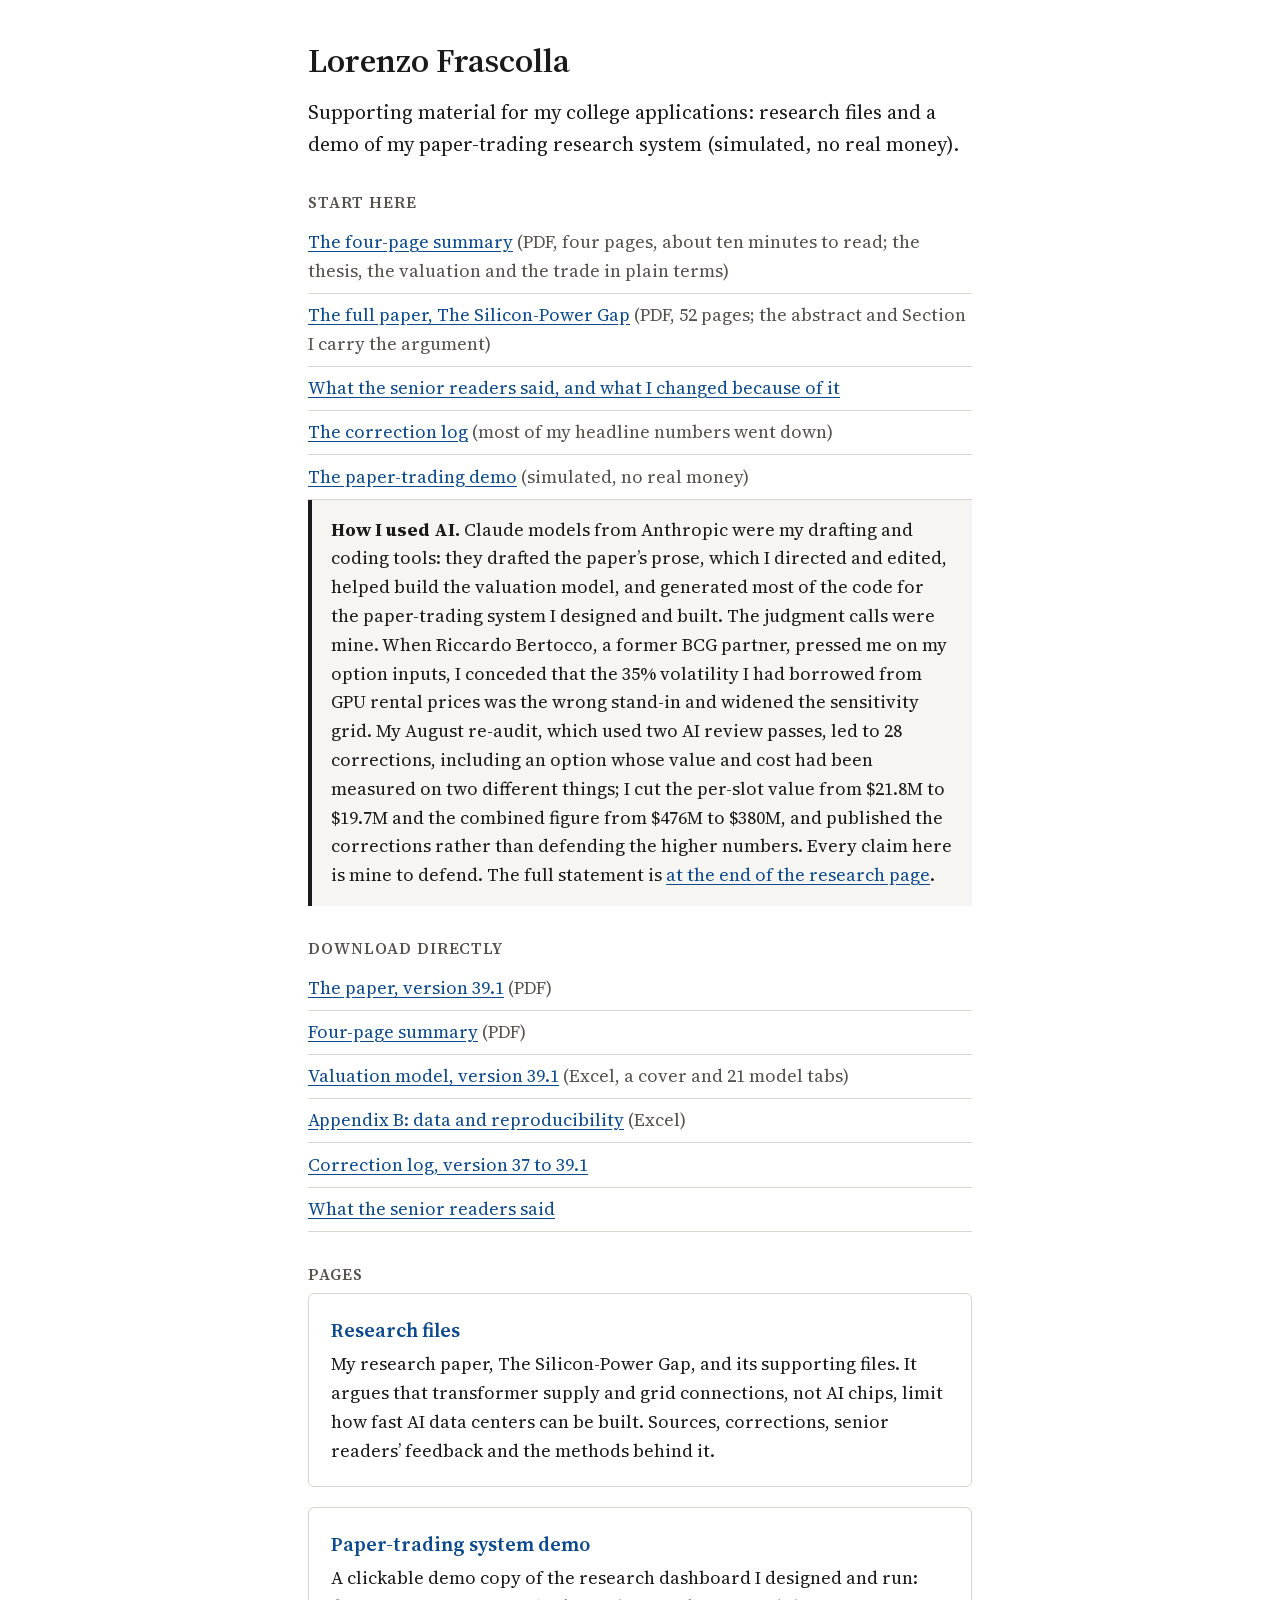
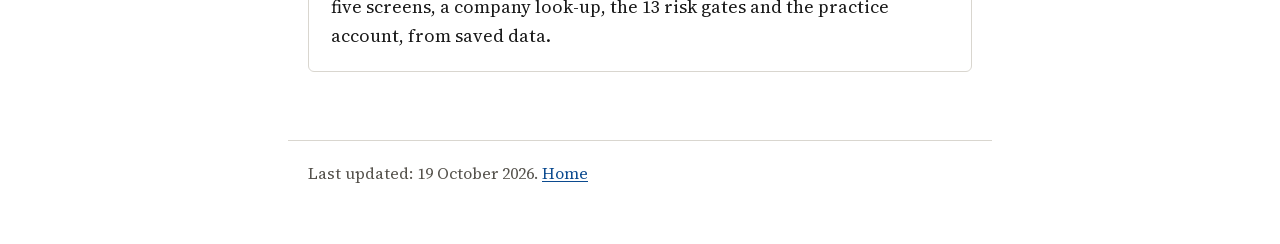
<file: index.html>
<!doctype html>
<html lang="en">
<head>
<meta charset="utf-8">
<meta name="viewport" content="width=device-width, initial-scale=1">
<meta name="robots" content="noindex">
<title>Lorenzo Frascolla</title>
<meta name="description" content="Supporting material for my college applications: research files and a demo of my paper-trading research system (simulated, no real money).">
<link rel="icon" href="data:,">
<link rel="preload" href="assets/fonts/source-serif-4-latin.woff2" as="font" type="font/woff2" crossorigin>
<link rel="stylesheet" href="assets/style.css?v=9">

</head>
<body>
<a class="skip" href="#main">Skip to content</a>
<main id="main">
<h1>Lorenzo Frascolla</h1>
<p class="lede">Supporting material for my college applications: research files and a demo of my paper-trading research system (simulated, no real money).</p>
<h2 class="small-h">Start here</h2>
<ol class="dl">
<li><a href="research/files/SPG-Four-Page-Summary-v39.1.pdf">The four-page summary</a> <span class="muted">(PDF, four pages, about ten minutes to read; the thesis, the valuation and the trade in plain terms)</span></li>
<li><a href="research/files/The-Silicon-Power-Gap-v39.1.pdf">The full paper, The Silicon-Power Gap</a> <span class="muted">(PDF, 52 pages; the abstract and Section I carry the argument)</span></li>
<li><a href="research/#readers">What the senior readers said, and what I changed because of it</a></li>
<li><a href="research/#corrections">The correction log</a> <span class="muted">(most of my headline numbers went down)</span></li>
<li><a href="dashboard/">The paper-trading demo</a> <span class="muted">(simulated, no real money)</span></li>
</ol>
<p class="note"><strong>How I used AI.</strong> Claude models from Anthropic were my drafting and coding tools: they drafted the paper’s prose, which I directed and edited, helped build the valuation model, and generated most of the code for the paper-trading system I designed and built. The judgment calls were mine. When Riccardo Bertocco, a former BCG partner, pressed me on my option inputs, I conceded that the 35% volatility I had borrowed from GPU rental prices was the wrong stand-in and widened the sensitivity grid. My August re-audit, which used two AI review passes, led to 28 corrections, including an option whose value and cost had been measured on two different things; I cut the per-slot value from $21.8M to $19.7M and the combined figure from $476M to $380M, and published the corrections rather than defending the higher numbers. Every claim here is mine to defend. The full statement is <a href="research/#ai">at the end of the research page</a>.</p>
<h2 class="small-h">Download directly</h2>
<ul class="dl">
<li><a href="research/files/The-Silicon-Power-Gap-v39.1.pdf" download>The paper, version 39.1</a> <span class="muted">(PDF)</span></li>
<li><a href="research/files/SPG-Four-Page-Summary-v39.1.pdf" download>Four-page summary</a> <span class="muted">(PDF)</span></li>
<li><a href="research/files/SPG-Valuation-Model-v39.1.xlsx" download>Valuation model, version 39.1</a> <span class="muted">(Excel, a cover and 21 model tabs)</span></li>
<li><a href="research/files/SPG-Appendix-B-Data-and-Reproducibility-v39.xlsx" download>Appendix B: data and reproducibility</a> <span class="muted">(Excel)</span></li>
<li><a href="research/#corrections">Correction log, version 37 to 39.1</a></li>
<li><a href="research/#readers">What the senior readers said</a></li>
</ul>
<h2 class="small-h">Pages</h2>
<ul class="cards">
<li><a class="card" href="research/"><strong>Research files</strong>My research paper, The Silicon-Power Gap, and its supporting files. It argues that transformer supply and grid connections, not AI chips, limit how fast AI data centers can be built. Sources, corrections, senior readers’ feedback and the methods behind it.</a></li>
<li><a class="card" href="dashboard/"><strong>Paper-trading system demo</strong>A clickable demo copy of the research dashboard I designed and run: five screens, a company look-up, the 13 risk gates and the practice account, from saved data.</a></li>
</ul>
</main>
<footer class="site-footer">
<p>Last updated: 19 October 2026. <a href="./">Home</a></p>
</footer>
</body>
</html>
</file>
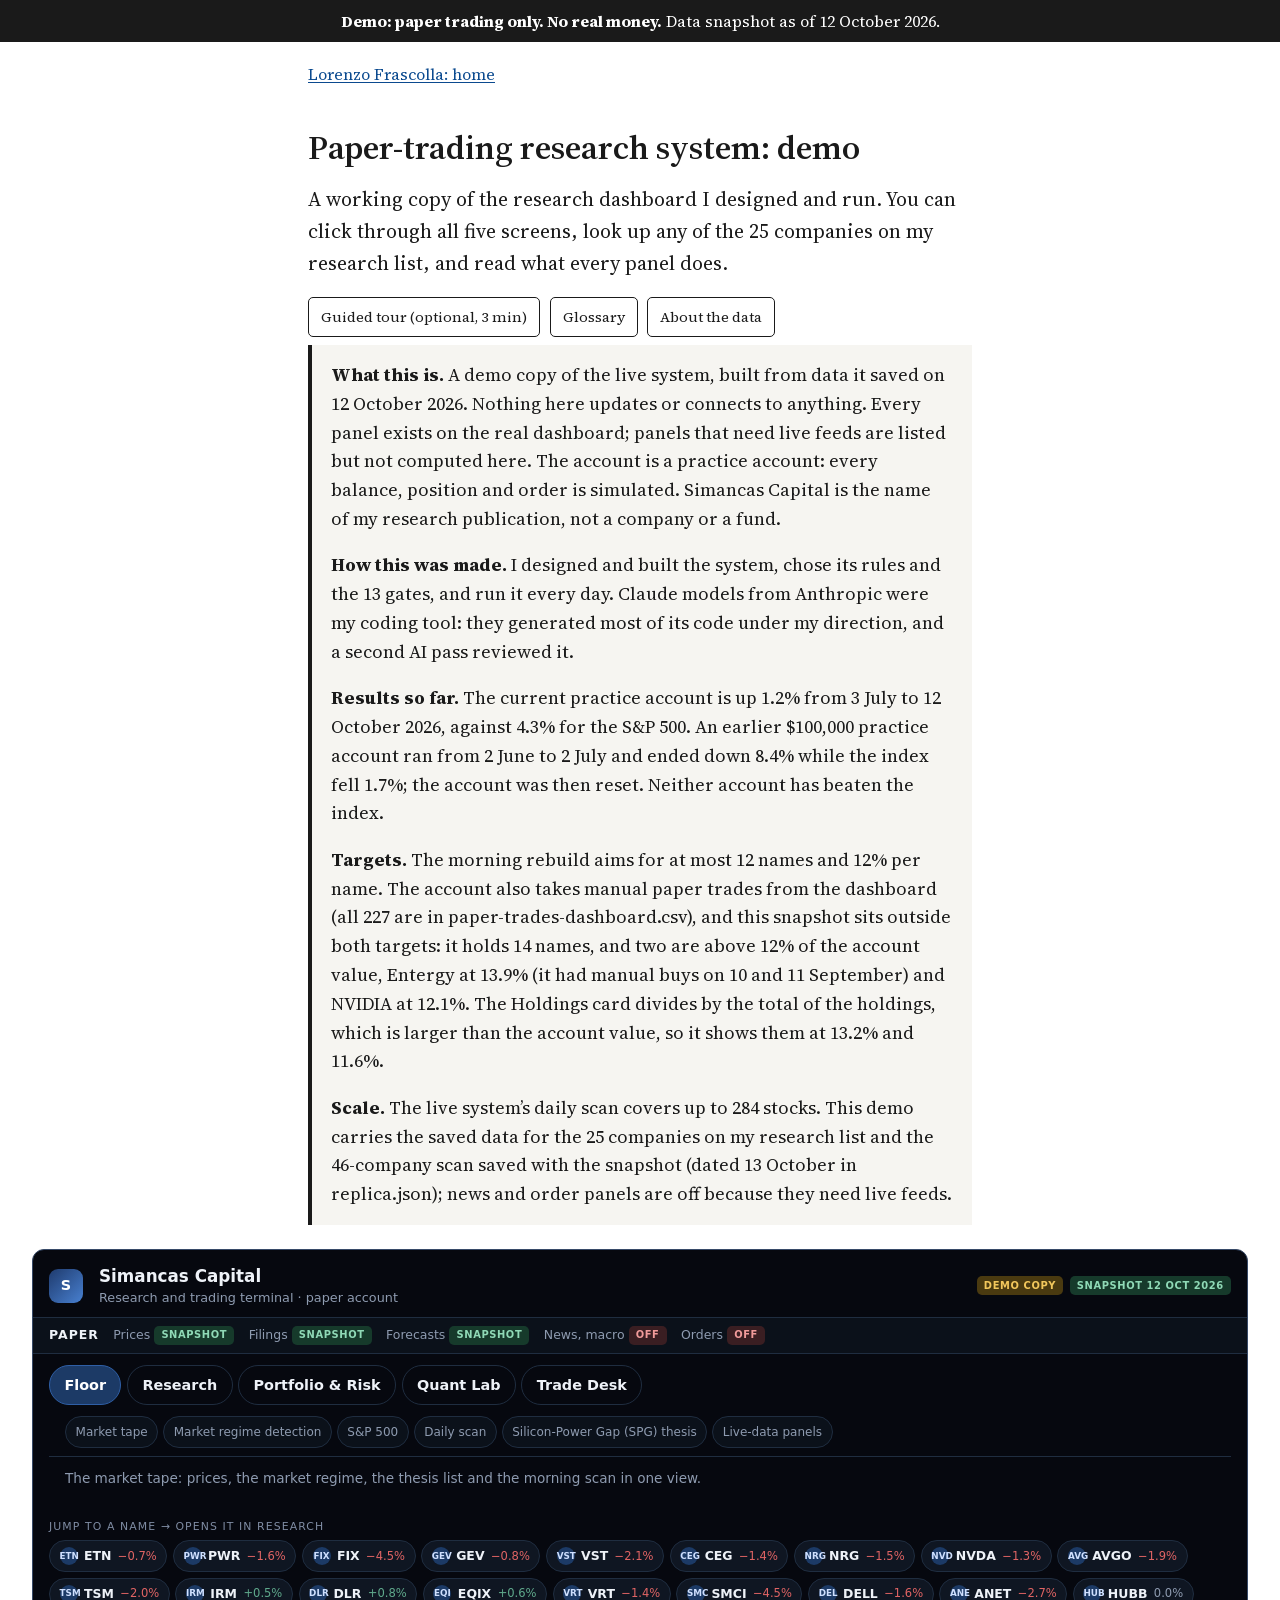
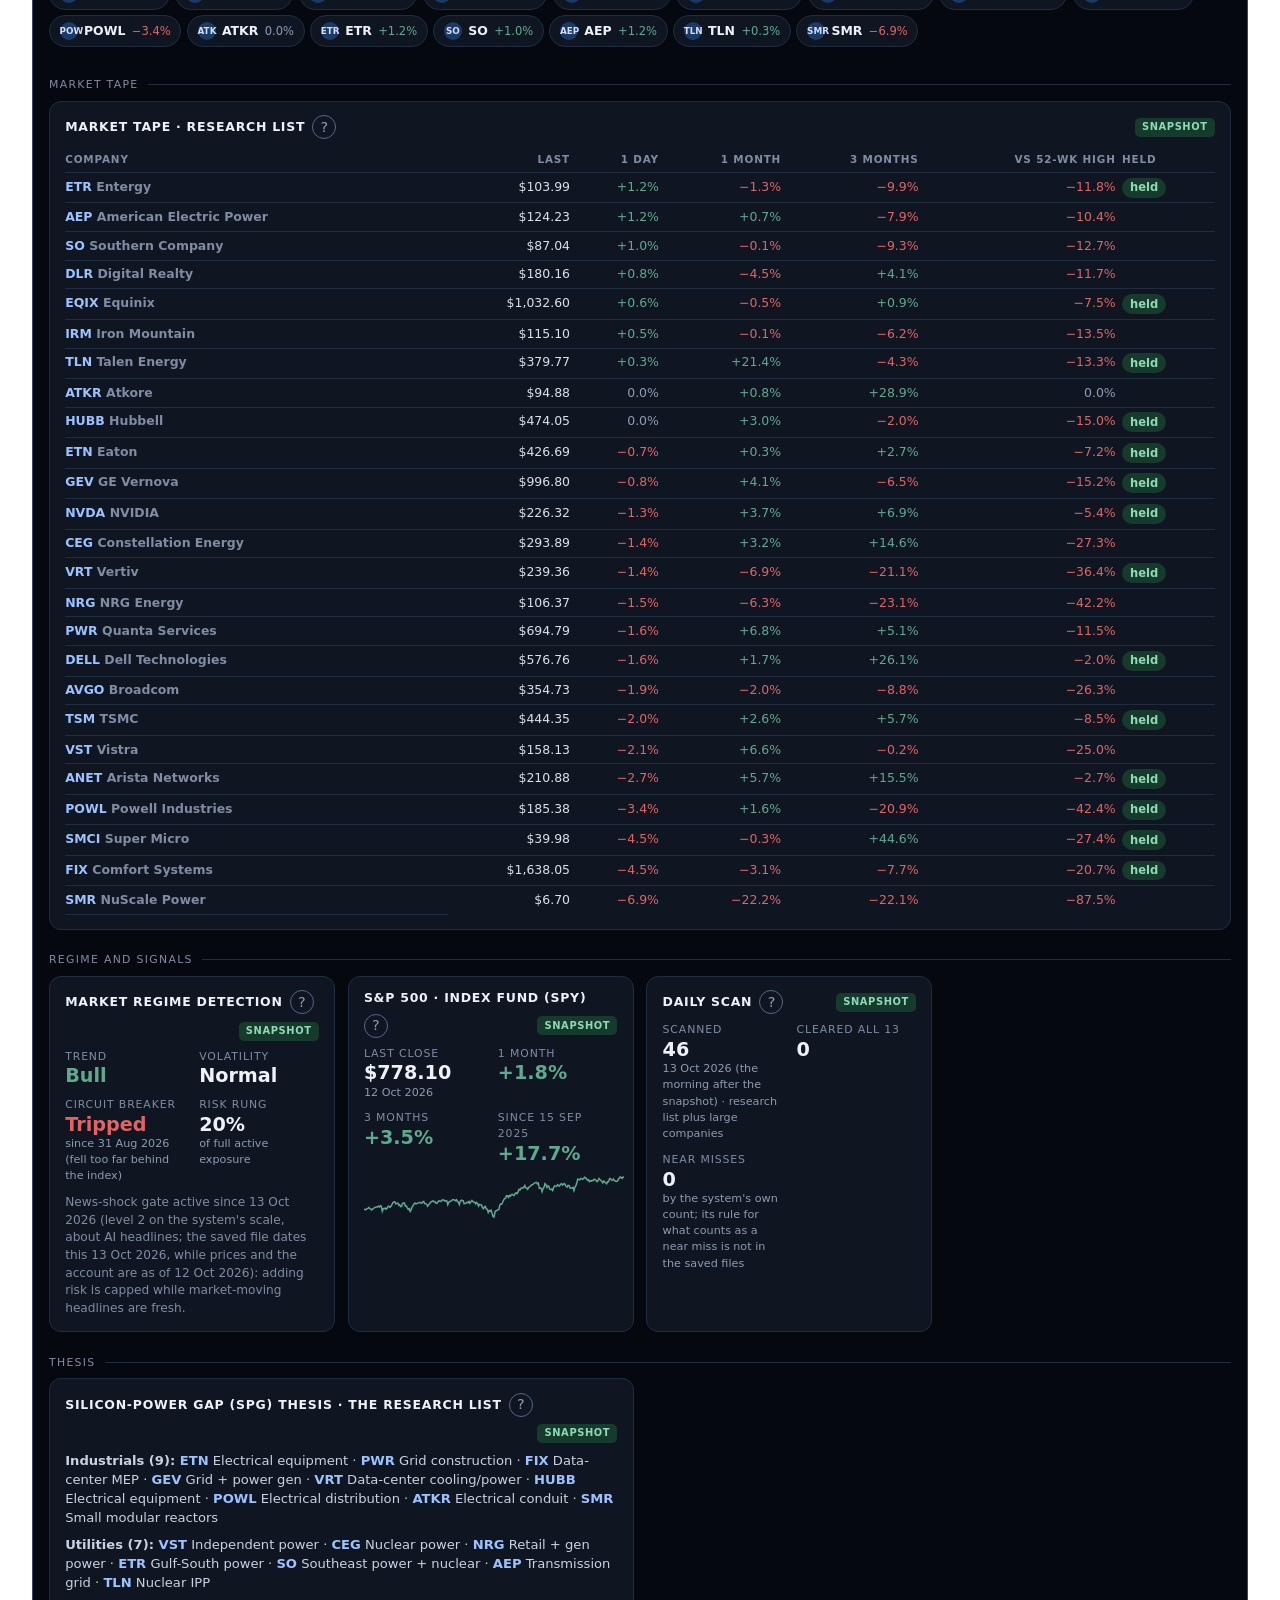
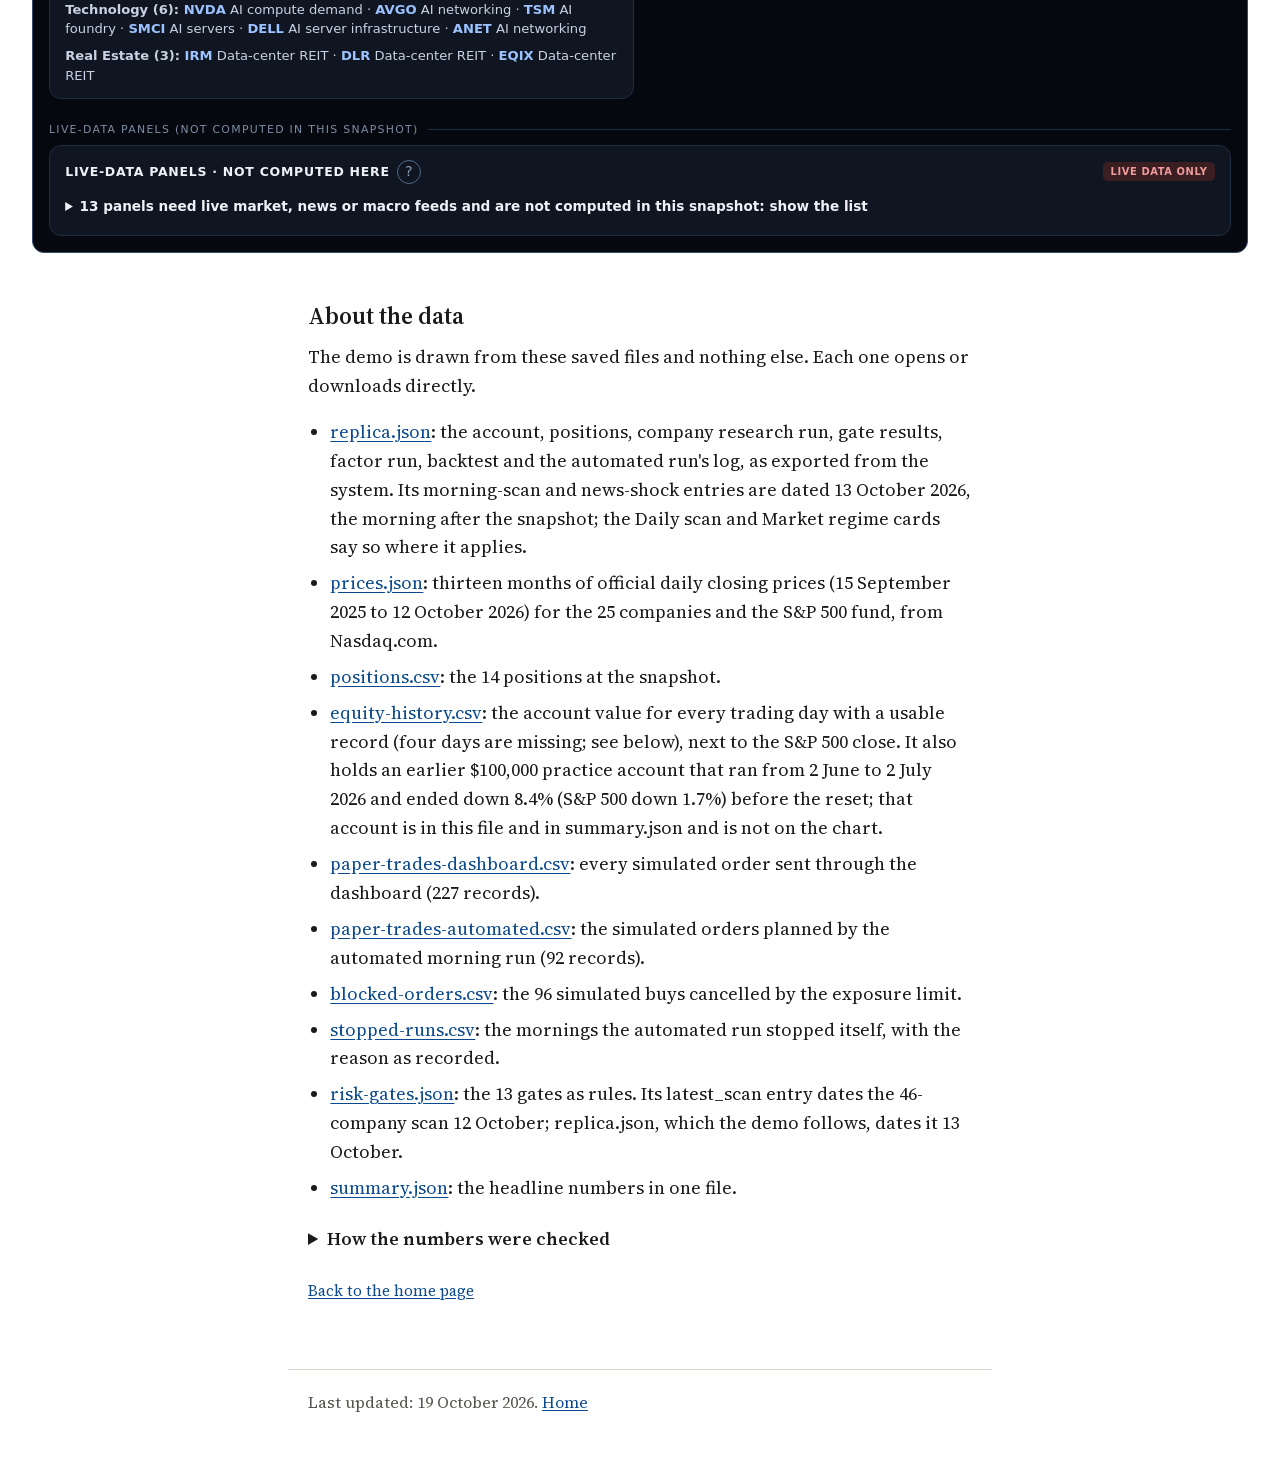
<file: dashboard/index.html>
<!doctype html>
<html lang="en">
<head>
<meta charset="utf-8">
<meta name="viewport" content="width=device-width, initial-scale=1">
<meta name="robots" content="noindex">
<title>Paper-trading research system: demo | Lorenzo Frascolla</title>
<meta name="description" content="A clickable demo copy of my research and paper-trading dashboard, built from saved data. Paper trading only, no real money.">
<link rel="icon" href="data:,">
<link rel="preload" href="../assets/fonts/source-serif-4-latin.woff2" as="font" type="font/woff2" crossorigin>
<link rel="stylesheet" href="../assets/style.css?v=9">
<link rel="stylesheet" href="../assets/terminal.css?v=19">
</head>
<body>
<a class="skip" href="#main">Skip to content</a>
<div class="banner" role="note"><strong>Demo: paper trading only. No real money.</strong> Data snapshot as of 12 October 2026.</div>
<header class="site-header"><a href="../">Lorenzo Frascolla: home</a></header>
<main id="main">
<h1>Paper-trading research system: demo</h1>
<p class="lede">A working copy of the research dashboard I designed and run. You can click through all five screens, look up any of the 25 companies on my research list, and read what every panel does.</p>
<p class="controls">
<button type="button" class="ctl small" id="btn-tour">Guided tour (optional, 3 min)</button>
<button type="button" class="ctl small" id="btn-glossary" aria-expanded="false" aria-controls="glossary">Glossary</button>
<a class="ctl small" href="#about">About the data</a>
</p>
<div class="note">
<p><strong>What this is.</strong> A demo copy of the live system, built from data it saved on 12 October 2026. Nothing here updates or connects to anything. Every panel exists on the real dashboard; panels that need live feeds are listed but not computed here. The account is a practice account: every balance, position and order is simulated. Simancas Capital is the name of my research publication, not a company or a fund.</p>
<p><strong>How this was made.</strong> I designed and built the system, chose its rules and the 13 gates, and run it every day. Claude models from Anthropic were my coding tool: they generated most of its code under my direction, and a second AI pass reviewed it.</p>
<p><strong>Results so far.</strong> The current practice account is up 1.2% from 3 July to 12 October 2026, against 4.3% for the S&amp;P 500. An earlier $100,000 practice account ran from 2 June to 2 July and ended down 8.4% while the index fell 1.7%; the account was then reset. Neither account has beaten the index.</p>
<p><strong>Targets.</strong> The morning rebuild aims for at most 12 names and 12% per name. The account also takes manual paper trades from the dashboard (all 227 are in paper-trades-dashboard.csv), and this snapshot sits outside both targets: it holds 14 names, and two are above 12% of the account value, Entergy at 13.9% (it had manual buys on 10 and 11 September) and NVIDIA at 12.1%. The Holdings card divides by the total of the holdings, which is larger than the account value, so it shows them at 13.2% and 11.6%.</p>
<p><strong>Scale.</strong> The live system’s daily scan covers up to 284 stocks. This demo carries the saved data for the 25 companies on my research list and the 46-company scan saved with the snapshot (dated 13 October in replica.json); news and order panels are off because they need live feeds.</p>
</div>
<noscript><p class="note">The dashboard needs JavaScript to draw itself. Without it, the saved data files are listed under About the data below, and the home page links the rest of the site.</p></noscript>

<section class="term" id="term" aria-labelledby="term-h">
<h2 id="term-h" class="sr">Dashboard demo</h2>
<div class="termbar" id="termbar">
<div class="logo" aria-hidden="true">S</div>
<div><div class="name">Simancas Capital</div><div class="sub">Research and trading terminal &middot; paper account</div></div>
<div class="right"><span class="badge demo">Demo copy</span><span class="badge snap">Snapshot 12 Oct 2026</span></div>
</div>
<div class="statusbar"><span class="k">PAPER</span><span>Prices <span class="badge snap">snapshot</span></span><span>Filings <span class="badge snap">snapshot</span></span><span>Forecasts <span class="badge snap">snapshot</span></span><span>News, macro <span class="badge off">off</span></span><span>Orders <span class="badge off">off</span></span></div>
<div class="tabs" id="tabs" role="tablist" aria-label="Dashboard screens"></div>
</section>

<h2 id="about">About the data</h2>
<p>The demo is drawn from these saved files and nothing else. Each one opens or downloads directly.</p>
<ul>
<li><a href="../data/replica.json">replica.json</a>: the account, positions, company research run, gate results, factor run, backtest and the automated run's log, as exported from the system. Its morning-scan and news-shock entries are dated 13 October 2026, the morning after the snapshot; the Daily scan and Market regime cards say so where it applies.</li>
<li><a href="../data/prices.json">prices.json</a>: thirteen months of official daily closing prices (15 September 2025 to 12 October 2026) for the 25 companies and the S&amp;P 500 fund, from Nasdaq.com.</li>
<li><a href="../data/positions.csv">positions.csv</a>: the 14 positions at the snapshot.</li>
<li><a href="../data/equity-history.csv">equity-history.csv</a>: the account value for every trading day with a usable record (four days are missing; see below), next to the S&amp;P 500 close. It also holds an earlier $100,000 practice account that ran from 2 June to 2 July 2026 and ended down 8.4% (S&amp;P 500 down 1.7%) before the reset; that account is in this file and in summary.json and is not on the chart.</li>
<li><a href="../data/paper-trades-dashboard.csv">paper-trades-dashboard.csv</a>: every simulated order sent through the dashboard (227 records).</li>
<li><a href="../data/paper-trades-automated.csv">paper-trades-automated.csv</a>: the simulated orders planned by the automated morning run (92 records).</li>
<li><a href="../data/blocked-orders.csv">blocked-orders.csv</a>: the 96 simulated buys cancelled by the exposure limit.</li>
<li><a href="../data/stopped-runs.csv">stopped-runs.csv</a>: the mornings the automated run stopped itself, with the reason as recorded.</li>
<li><a href="../data/risk-gates.json">risk-gates.json</a>: the 13 gates as rules. Its latest_scan entry dates the 46-company scan 12 October; replica.json, which the demo follows, dates it 13 October.</li>
<li><a href="../data/summary.json">summary.json</a>: the headline numbers in one file.</li>
</ul>
<details>
<summary>How the numbers were checked</summary>
<p>The S&amp;P 500 line on the Portfolio &amp; Risk chart never uses the system's own benchmark numbers. It uses official closing values from S&amp;P Dow Jones Indices via the Federal Reserve Bank of St. Louis (FRED series SP500), starting from the close of 2 July 2026, the last close before the account reset. The system's recorded benchmark prices track those closes within 0.3% over the whole period.</p>
<p>The account line is the value the system recorded for each trading day. Rebuilding the latest account value from the official closing prices of the 14 holdings lands within 0.3% of what the system recorded, and the system's two separate records of account value agree within 0.3% on 41 of the 42 days they share. On 22 days the history file held a row from a built-in sample portfolio instead of the practice account; those rows were left out. Four trading days have no usable record and the line runs straight across them.</p>
<p>Company fundamentals, forensic scores, price targets and forecast odds are from the system's own research run on each company's filings, saved on 12 October 2026, shown as recorded. The trend, momentum and volatility gates in the demo are recomputed from the official closes above.</p>
</details>
<p class="small"><a href="../">Back to the home page</a></p>
</main>

<div class="drawer" id="glossary" role="dialog" aria-modal="true" aria-labelledby="gloss-h">
<div class="shade"></div>
<div class="panel">
<button type="button" class="close" aria-label="Close the glossary">Close</button>
<h2 id="gloss-h">Glossary</h2>
<dl>
<dt>Paper trading</dt><dd>Practising with simulated orders and a made-up balance at a broker. No real money moves.</dd>
<dt>Practice (paper) account</dt><dd>The simulated account that receives the paper-trades.</dd>
<dt>Account value (equity)</dt><dd>What the account would be worth if everything in it were sold at the latest prices.</dd>
<dt>S&amp;P 500</dt><dd>An index that tracks 500 large US companies, the usual yardstick for the US stock market. SPY is a fund that tracks it.</dd>
<dt>Benchmark</dt><dd>The yardstick a portfolio is compared with. Here it is the S&amp;P 500.</dd>
<dt>Research list (SPG universe)</dt><dd>SPG is the Silicon-Power Gap, my research paper. The research list is 25 US-listed companies chosen around the paper’s thesis: grid equipment, power producers, data-center landlords and chip suppliers.</dd>
<dt>Risk gate</dt><dd>A yes-or-no rule a company must pass before the system will flag it as a buy candidate. There are 13.</dd>
<dt>Exposure limit</dt><dd>A cap on the total size of the portfolio compared with the account value. The last check before any simulated order is sent.</dd>
<dt>Circuit breaker</dt><dd>A rule that stops the automated run from adding risk after the account falls too far behind the index, until the rules re-arm it. The saved files do not define what counts as risk here; the run's log shows it still bought the index fund on 4 September 2026 while the breaker was tripped (marked on the Performance chart).</dd>
<dt>Risk rung</dt><dd>How much of its full active exposure the system allows itself at the moment, on a ladder from 20% to 100%. What counts as active exposure is not defined in the saved files.</dd>
<dt>Moving average</dt><dd>The average closing price over the last N trading days. Price above its average is read as an uptrend.</dd>
<dt>Momentum</dt><dd>Whether the price is higher than it was a set number of days ago.</dd>
<dt>Volatility</dt><dd>How much a price swings. Annualised volatility is the size of a typical year's swings.</dd>
<dt>VaR 95 (value at risk)</dt><dd>The loss a bad day could bring, the kind of day that comes about once in twenty.</dd>
<dt>CVaR</dt><dd>The average loss on the days that are worse than the VaR day.</dd>
<dt>Beta</dt><dd>How much the book moves for a 1% move in the S&amp;P 500. A beta of 1.5 means it tends to move 1.5%.</dd>
<dt>Correlation</dt><dd>How closely two things move together, from 1.0 (in step) through 0 (unrelated) to −1.0 (opposite).</dd>
<dt>Effective holdings</dt><dd>How many separate positions a portfolio amounts to once position size is counted: 1 divided by the sum of the squared weights. A few large positions count for less than the same number of equal ones. It does not account for correlation.</dd>
<dt>Drawdown</dt><dd>The fall from the highest value reached to a later low.</dd>
<dt>Active share</dt><dd>How different a portfolio is from its reference mix, from 0% (identical) to 100%.</dd>
<dt>Altman Z-score</dt><dd>A 1968 formula using five accounting ratios to flag companies at risk of financial distress. Below 1.81 is the distress zone.</dd>
<dt>Beneish M-score</dt><dd>A 1999 formula that looks for patterns in the accounts that often appear when earnings are manipulated. Above −1.78 is a warning.</dd>
<dt>P/E, ROE, D/E</dt><dd>Price-to-earnings, return on equity, and debt-to-equity: three standard ratios.</dd>
<dt>Price target</dt><dd>The system's estimate of what a share is worth, from cash flows and multiples.</dd>
<dt>System rating</dt><dd>The dashboard's own five-step label for a company (Strong Buy, Buy, Hold, Reduce, Sell) from its saved research run on the filings. Not a recommendation to anyone.</dd>
<dt>Factor model</dt><dd>Scoring companies on a few measurable traits (momentum, value, volatility, trend) and ranking them on the blend.</dd>
<dt>Z-score</dt><dd>How far a value sits from the average, in units of the spread. Zero is average.</dd>
<dt>Backtest</dt><dd>Replaying a strategy over past prices to see how it would have done. A simulation, not a record.</dd>
<dt>CAGR</dt><dd>Compound annual growth rate: the steady yearly rate that would produce the same total change.</dd>
<dt>Sharpe ratio</dt><dd>Return above a safe rate, divided by volatility. Higher means more return per unit of risk.</dd>
<dt>Basket (equal weight)</dt><dd>Holding every eligible company in the same amount instead of favouring some.</dd>
<dt>Veto</dt><dd>The automated run's word for selling a name after a quality check turns against it; its log records these sales as "veto flip". The saved files do not say which checks count, and at the snapshot several holdings fail the forensic gates (11 and 12) and have not been sold.</dd>
<dt>Regime</dt><dd>The market's current weather: trending or not, calm or volatile.</dd>
</dl>
</div>
</div>

<footer class="site-footer">
<p>Last updated: 19 October 2026. <a href="../">Home</a></p>
</footer>
<script src="../assets/tour.js?v=13" defer></script>
<script src="../assets/terminal.js?v=19" defer></script>
</body>
</html>
</file>
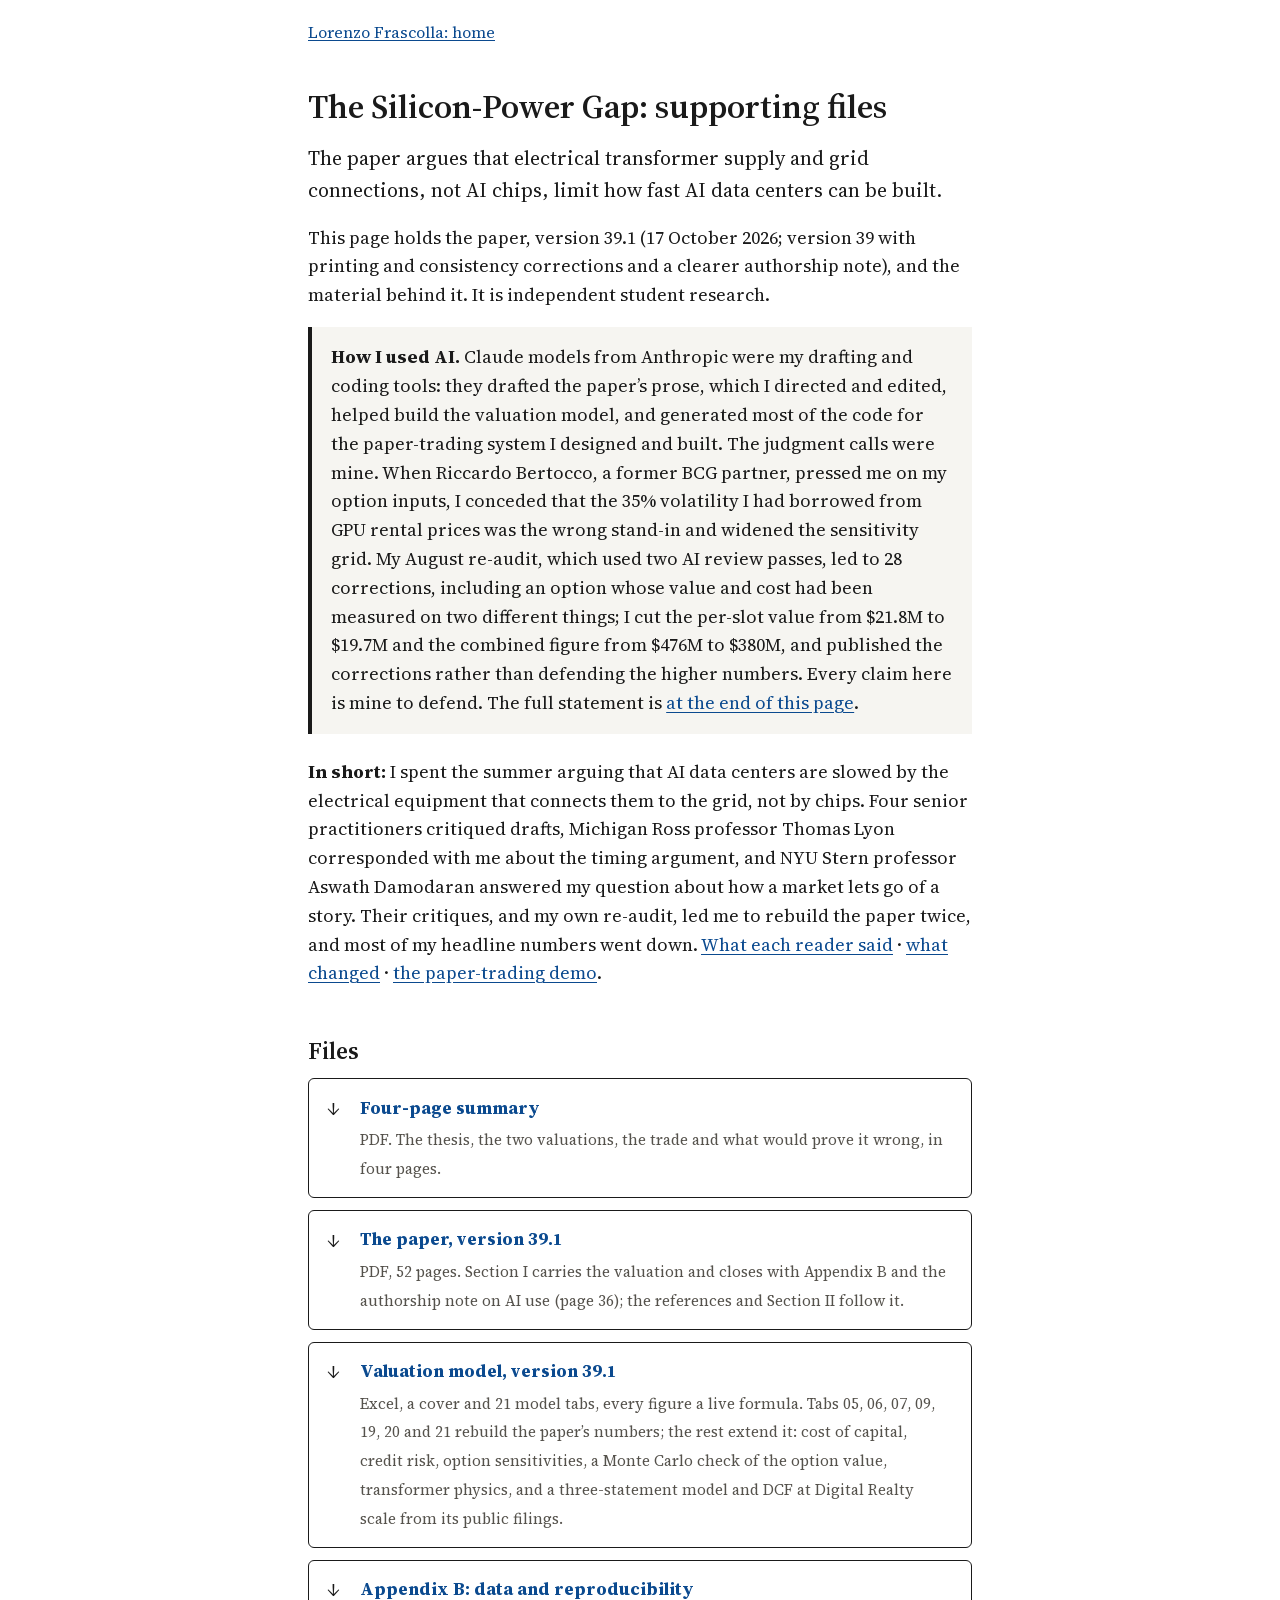
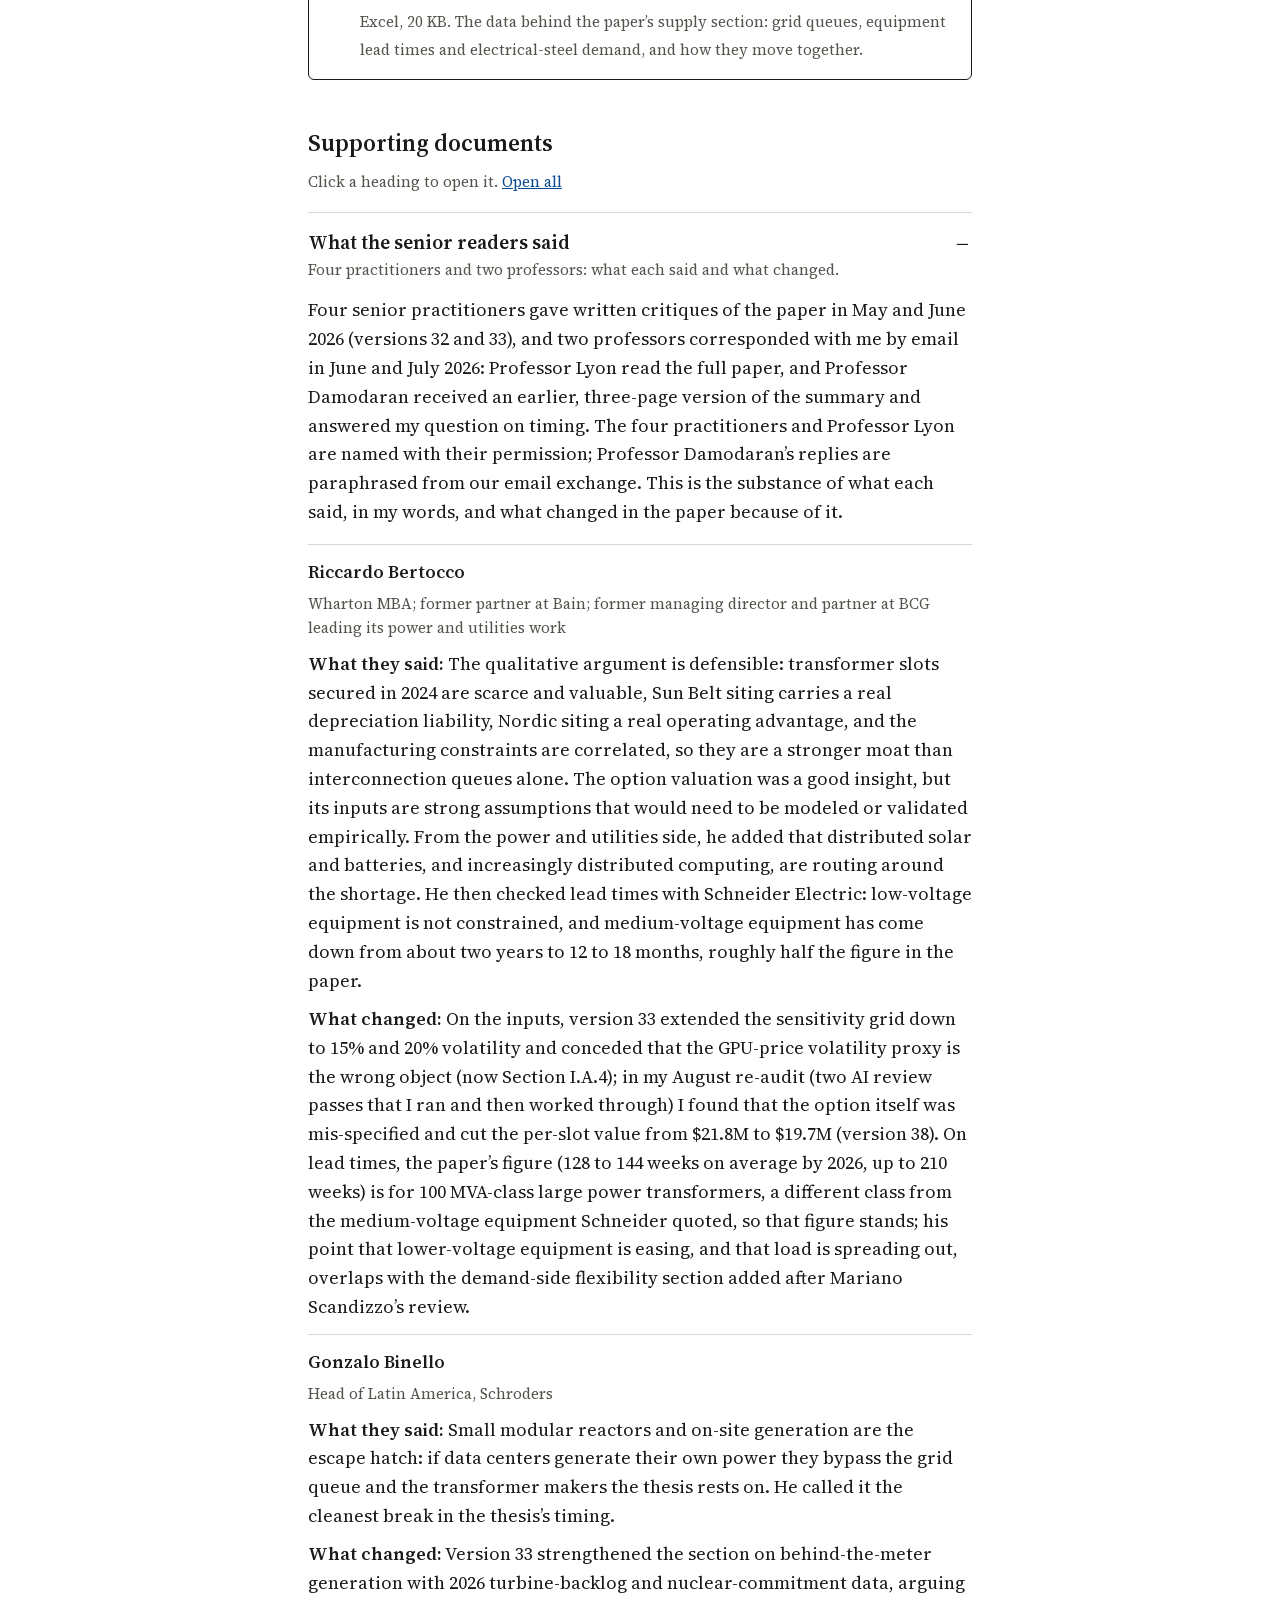
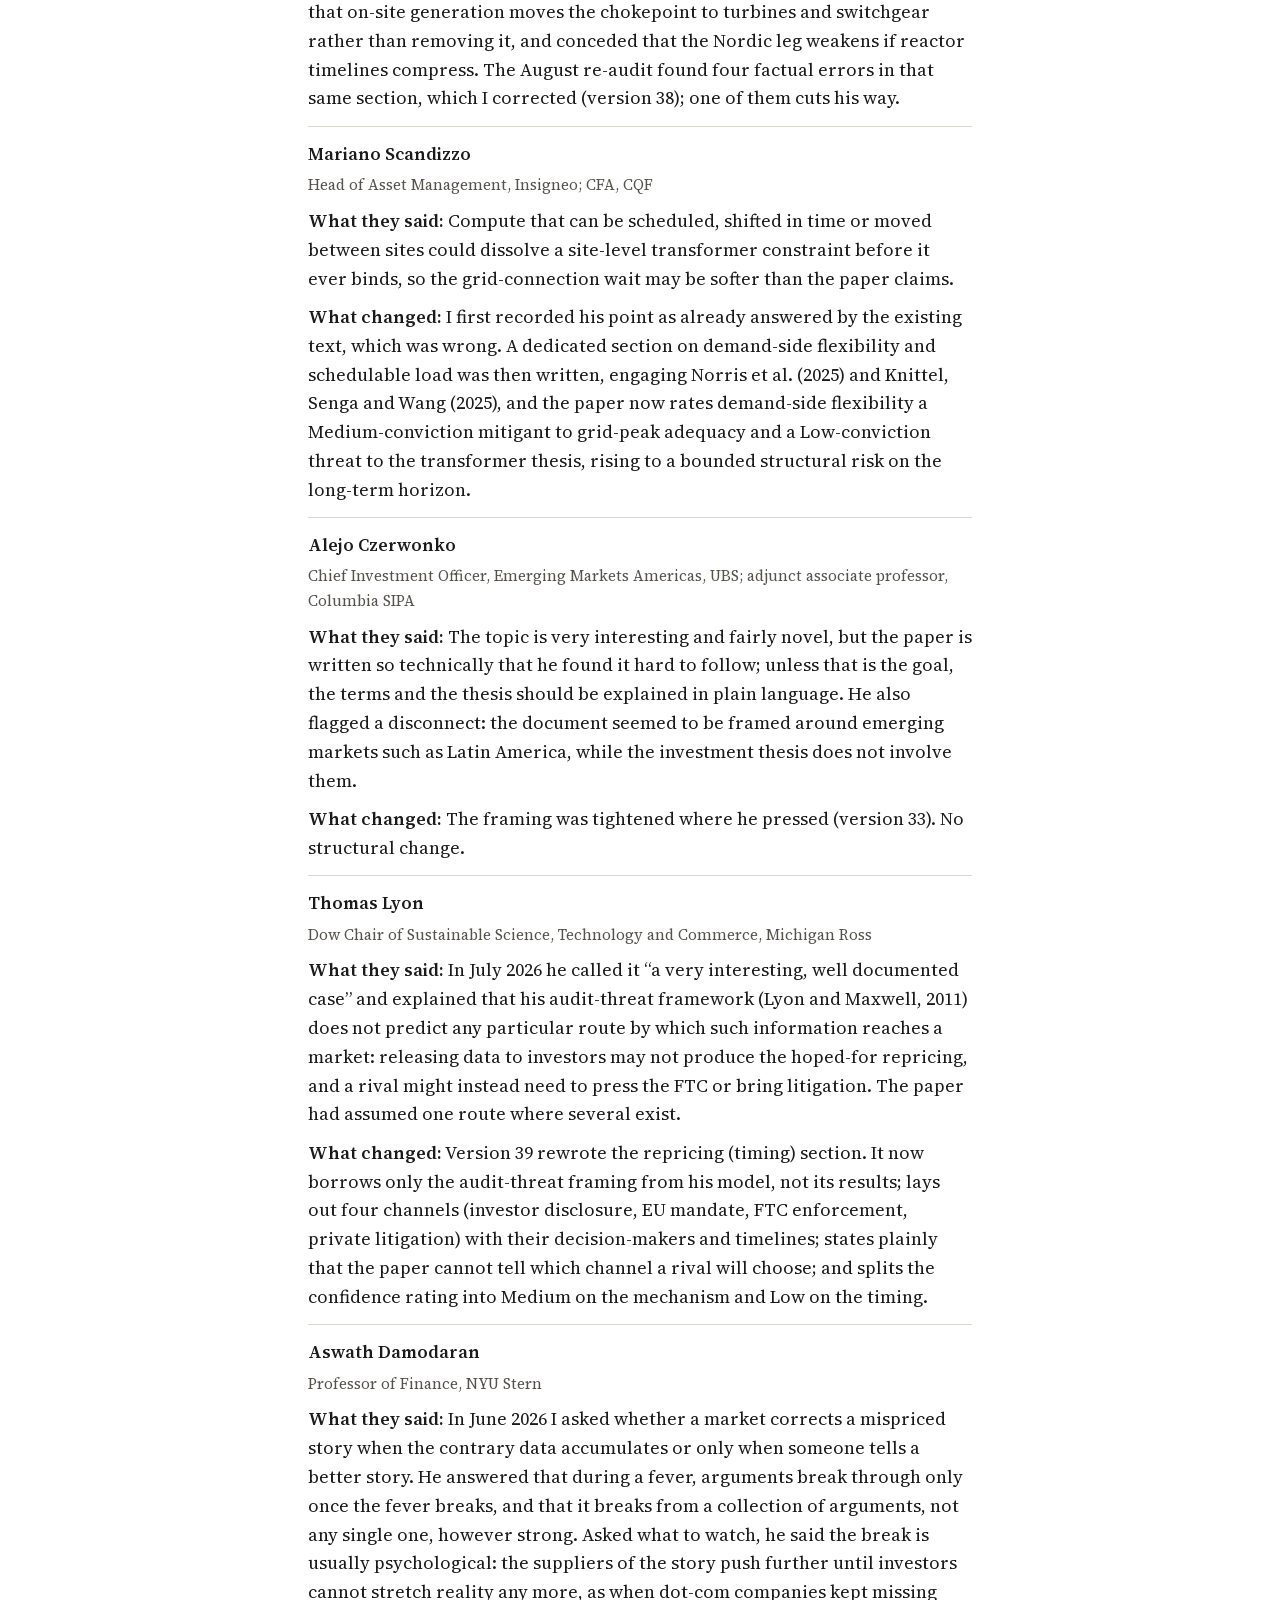
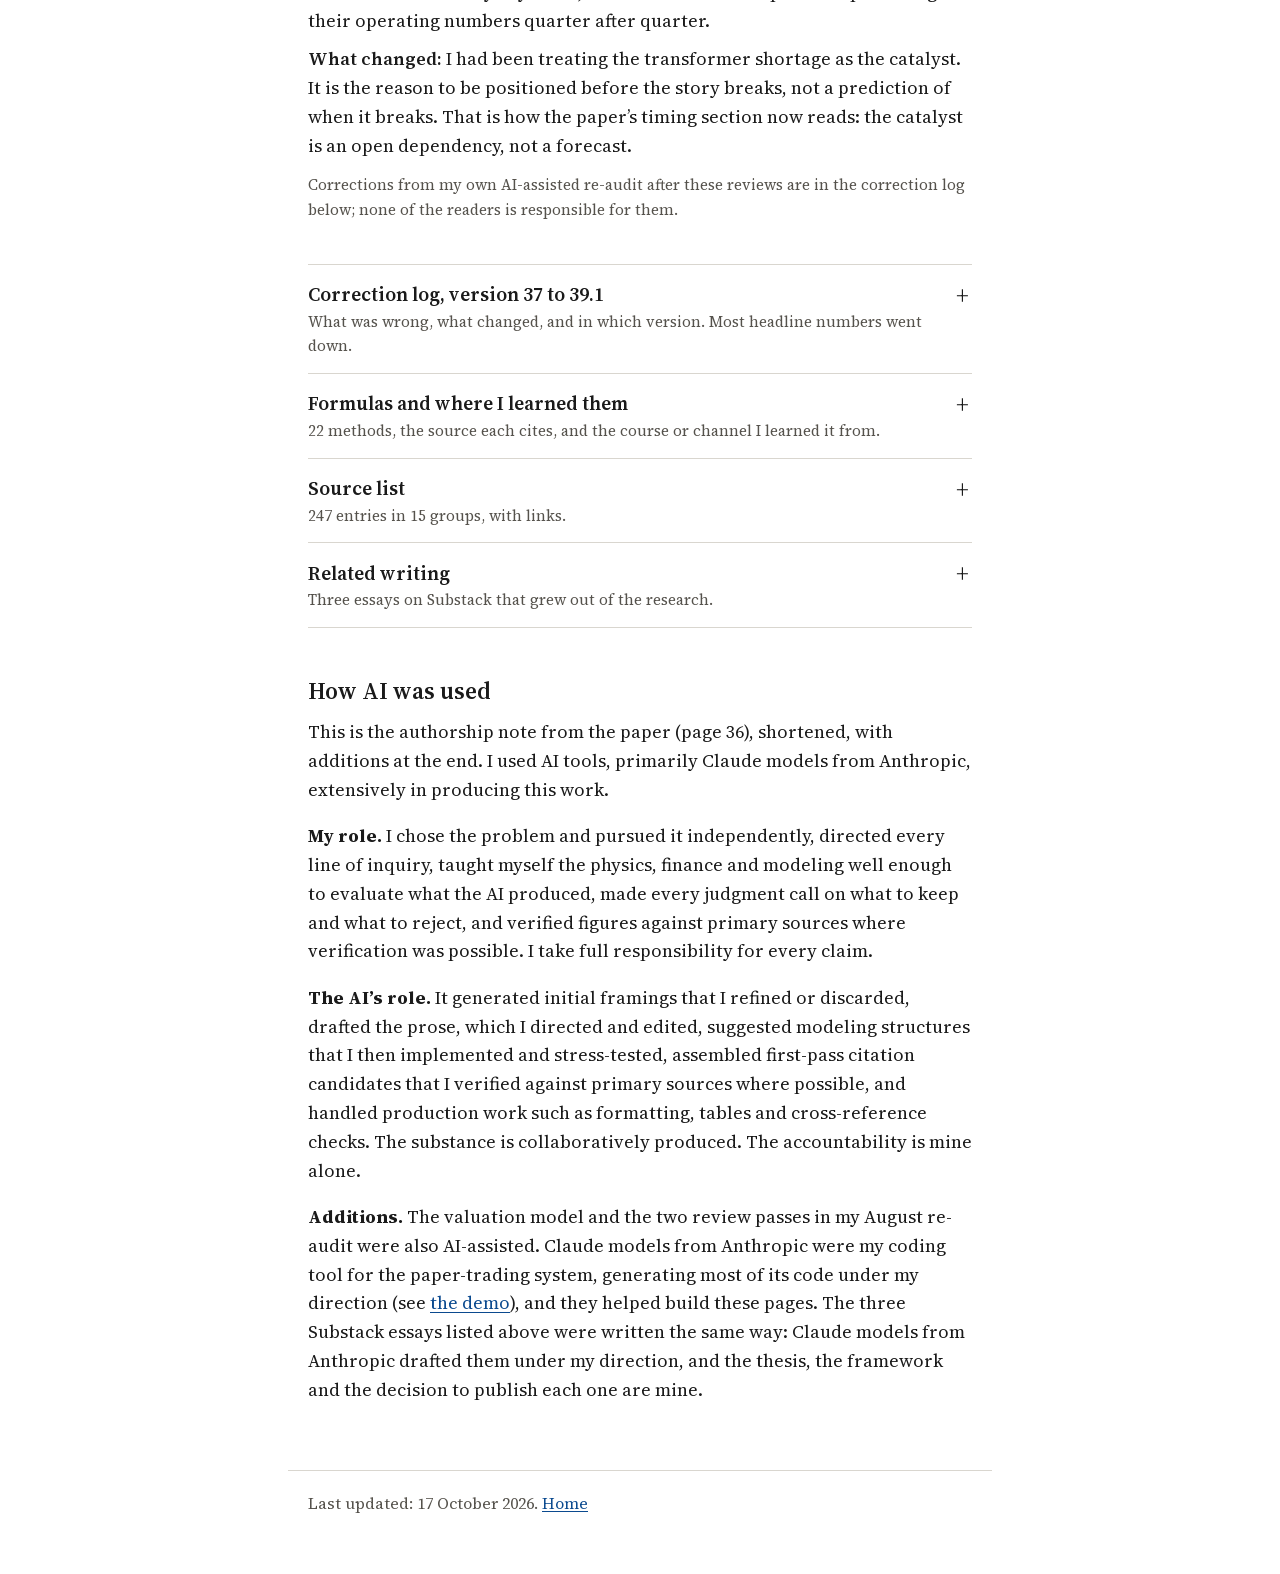
<file: research/index.html>
<!doctype html>
<html lang="en">
<head>
<meta charset="utf-8">
<meta name="viewport" content="width=device-width, initial-scale=1">
<meta name="robots" content="noindex">
<title>The Silicon-Power Gap: supporting files | Lorenzo Frascolla</title>
<meta name="description" content="Supporting files for The Silicon-Power Gap, version 39.1: the paper, a four-page summary, the valuation model and data, the senior readers’ feedback, the correction log and the source list.">
<link rel="icon" href="data:,">
<link rel="preload" href="../assets/fonts/source-serif-4-latin.woff2" as="font" type="font/woff2" crossorigin>
<link rel="stylesheet" href="../assets/style.css?v=9">

</head>
<body>
<a class="skip" href="#main">Skip to content</a>
<header class="site-header"><a href="../">Lorenzo Frascolla: home</a></header>
<main id="main">
<h1>The Silicon-Power Gap: supporting files</h1>
<p class="lede">The paper argues that electrical transformer supply and grid connections, not AI chips, limit how fast AI data centers can be built.</p>
<p>This page holds the paper, version 39.1 (17 October 2026; version 39 with printing and consistency corrections and a clearer authorship note), and the material behind it. It is independent student research.</p>
<p class="note"><strong>How I used AI.</strong> Claude models from Anthropic were my drafting and coding tools: they drafted the paper’s prose, which I directed and edited, helped build the valuation model, and generated most of the code for the paper-trading system I designed and built. The judgment calls were mine. When Riccardo Bertocco, a former BCG partner, pressed me on my option inputs, I conceded that the 35% volatility I had borrowed from GPU rental prices was the wrong stand-in and widened the sensitivity grid. My August re-audit, which used two AI review passes, led to 28 corrections, including an option whose value and cost had been measured on two different things; I cut the per-slot value from $21.8M to $19.7M and the combined figure from $476M to $380M, and published the corrections rather than defending the higher numbers. Every claim here is mine to defend. The full statement is <a href="#ai">at the end of this page</a>.</p>
<p><strong>In short:</strong> I spent the summer arguing that AI data centers are slowed by the electrical equipment that connects them to the grid, not by chips. Four senior practitioners critiqued drafts, Michigan Ross professor Thomas Lyon corresponded with me about the timing argument, and NYU Stern professor Aswath Damodaran answered my question about how a market lets go of a story. Their critiques, and my own re-audit, led me to rebuild the paper twice, and most of my headline numbers went down. <a href="#readers">What each reader said</a> &middot; <a href="#corrections">what changed</a> &middot; <a href="../dashboard/">the paper-trading demo</a>.</p>



<h2 id="files">Files</h2>
<ul class="files">
<li><a class="file" href="files/SPG-Four-Page-Summary-v39.1.pdf"><strong>Four-page summary</strong><span>PDF. The thesis, the two valuations, the trade and what would prove it wrong, in four pages.</span></a></li>
<li><a class="file" href="files/The-Silicon-Power-Gap-v39.1.pdf"><strong>The paper, version 39.1</strong><span>PDF, 52 pages. Section I carries the valuation and closes with Appendix B and the authorship note on AI use (page 36); the references and Section II follow it.</span></a></li>
<li><a class="file" href="files/SPG-Valuation-Model-v39.1.xlsx" download><strong>Valuation model, version 39.1</strong><span>Excel, a cover and 21 model tabs, every figure a live formula. Tabs 05, 06, 07, 09, 19, 20 and 21 rebuild the paper’s numbers; the rest extend it: cost of capital, credit risk, option sensitivities, a Monte Carlo check of the option value, transformer physics, and a three-statement model and DCF at Digital Realty scale from its public filings.</span></a></li>
<li><a class="file" href="files/SPG-Appendix-B-Data-and-Reproducibility-v39.xlsx" download><strong>Appendix B: data and reproducibility</strong><span>Excel, 20 KB. The data behind the paper’s supply section: grid queues, equipment lead times and electrical-steel demand, and how they move together.</span></a></li>
</ul>

<h2 id="more">Supporting documents</h2>
<p class="small muted">Click a heading to open it. <button type="button" class="linkbtn" id="acc-all">Open all</button></p>
<details class="acc" id="readers" open>
<summary><span class="t">What the senior readers said</span><span class="d">Four practitioners and two professors: what each said and what changed.</span></summary>
<div class="acc-in">
<p>Four senior practitioners gave written critiques of the paper in May and June 2026 (versions 32 and 33), and two professors corresponded with me by email in June and July 2026: Professor Lyon read the full paper, and Professor Damodaran received an earlier, three-page version of the summary and answered my question on timing. The four practitioners and Professor Lyon are named with their permission; Professor Damodaran’s replies are paraphrased from our email exchange. This is the substance of what each said, in my words, and what changed in the paper because of it.</p>
<div class="entry"><h3>Riccardo Bertocco</h3><p class="small muted">Wharton MBA; former partner at Bain; former managing director and partner at BCG leading its power and utilities work</p><p><span class="label">What they said:</span> The qualitative argument is defensible: transformer slots secured in 2024 are scarce and valuable, Sun Belt siting carries a real depreciation liability, Nordic siting a real operating advantage, and the manufacturing constraints are correlated, so they are a stronger moat than interconnection queues alone. The option valuation was a good insight, but its inputs are strong assumptions that would need to be modeled or validated empirically. From the power and utilities side, he added that distributed solar and batteries, and increasingly distributed computing, are routing around the shortage. He then checked lead times with Schneider Electric: low-voltage equipment is not constrained, and medium-voltage equipment has come down from about two years to 12 to 18 months, roughly half the figure in the paper.</p><p><span class="label">What changed:</span> On the inputs, version 33 extended the sensitivity grid down to 15% and 20% volatility and conceded that the GPU-price volatility proxy is the wrong object (now Section I.A.4); in my August re-audit (two AI review passes that I ran and then worked through) I found that the option itself was mis-specified and cut the per-slot value from $21.8M to $19.7M (version 38). On lead times, the paper’s figure (128 to 144 weeks on average by 2026, up to 210 weeks) is for 100 MVA-class large power transformers, a different class from the medium-voltage equipment Schneider quoted, so that figure stands; his point that lower-voltage equipment is easing, and that load is spreading out, overlaps with the demand-side flexibility section added after Mariano Scandizzo’s review.</p></div>
<div class="entry"><h3>Gonzalo Binello</h3><p class="small muted">Head of Latin America, Schroders</p><p><span class="label">What they said:</span> Small modular reactors and on-site generation are the escape hatch: if data centers generate their own power they bypass the grid queue and the transformer makers the thesis rests on. He called it the cleanest break in the thesis’s timing.</p><p><span class="label">What changed:</span> Version 33 strengthened the section on behind-the-meter generation with 2026 turbine-backlog and nuclear-commitment data, arguing that on-site generation moves the chokepoint to turbines and switchgear rather than removing it, and conceded that the Nordic leg weakens if reactor timelines compress. The August re-audit found four factual errors in that same section, which I corrected (version 38); one of them cuts his way.</p></div>
<div class="entry"><h3>Mariano Scandizzo</h3><p class="small muted">Head of Asset Management, Insigneo; CFA, CQF</p><p><span class="label">What they said:</span> Compute that can be scheduled, shifted in time or moved between sites could dissolve a site-level transformer constraint before it ever binds, so the grid-connection wait may be softer than the paper claims.</p><p><span class="label">What changed:</span> I first recorded his point as already answered by the existing text, which was wrong. A dedicated section on demand-side flexibility and schedulable load was then written, engaging Norris et al. (2025) and Knittel, Senga and Wang (2025), and the paper now rates demand-side flexibility a Medium-conviction mitigant to grid-peak adequacy and a Low-conviction threat to the transformer thesis, rising to a bounded structural risk on the long-term horizon.</p></div>
<div class="entry"><h3>Alejo Czerwonko</h3><p class="small muted">Chief Investment Officer, Emerging Markets Americas, UBS; adjunct associate professor, Columbia SIPA</p><p><span class="label">What they said:</span> The topic is very interesting and fairly novel, but the paper is written so technically that he found it hard to follow; unless that is the goal, the terms and the thesis should be explained in plain language. He also flagged a disconnect: the document seemed to be framed around emerging markets such as Latin America, while the investment thesis does not involve them.</p><p><span class="label">What changed:</span> The framing was tightened where he pressed (version 33). No structural change.</p></div>
<div class="entry"><h3>Thomas Lyon</h3><p class="small muted">Dow Chair of Sustainable Science, Technology and Commerce, Michigan Ross</p><p><span class="label">What they said:</span> In July 2026 he called it “a very interesting, well documented case” and explained that his audit-threat framework (Lyon and Maxwell, 2011) does not predict any particular route by which such information reaches a market: releasing data to investors may not produce the hoped-for repricing, and a rival might instead need to press the FTC or bring litigation. The paper had assumed one route where several exist.</p><p><span class="label">What changed:</span> Version 39 rewrote the repricing (timing) section. It now borrows only the audit-threat framing from his model, not its results; lays out four channels (investor disclosure, EU mandate, FTC enforcement, private litigation) with their decision-makers and timelines; states plainly that the paper cannot tell which channel a rival will choose; and splits the confidence rating into Medium on the mechanism and Low on the timing.</p></div>
<div class="entry"><h3>Aswath Damodaran</h3><p class="small muted">Professor of Finance, NYU Stern</p><p><span class="label">What they said:</span> In June 2026 I asked whether a market corrects a mispriced story when the contrary data accumulates or only when someone tells a better story. He answered that during a fever, arguments break through only once the fever breaks, and that it breaks from a collection of arguments, not any single one, however strong. Asked what to watch, he said the break is usually psychological: the suppliers of the story push further until investors cannot stretch reality any more, as when dot-com companies kept missing their operating numbers quarter after quarter.</p><p><span class="label">What changed:</span> I had been treating the transformer shortage as the catalyst. It is the reason to be positioned before the story breaks, not a prediction of when it breaks. That is how the paper’s timing section now reads: the catalyst is an open dependency, not a forecast.</p></div>
<p class="small muted">Corrections from my own AI-assisted re-audit after these reviews are in the correction log below; none of the readers is responsible for them.</p>
</div>
</details>
<details class="acc" id="corrections">
<summary><span class="t">Correction log, version 37 to 39.1</span><span class="d">What was wrong, what changed, and in which version. Most headline numbers went down.</span></summary>
<div class="acc-in">
<p>After the senior readers’ critiques and my own re-audit in August, the paper was rebuilt twice: version 38 (3 August 2026) and version 39 (6 August 2026). Any version before 39.1 is superseded.</p>
<h3>Version 39.1, 17 October 2026 (printing and consistency corrections to version 39)</h3>
<p>Five printing errors found while rebuilding the valuation model, then wording and consistency fixes from two final reads (16 and 17 October). No headline figure changes.</p>
<ul><li>The risk-free rate of 4.40% was labeled as the one-year Treasury yield; that yield was 3.83% on 1 June 2026. The rate is now described as a conservative choice, and the model shows that at 3.83% the per-slot value would be $24.1M rather than $19.7M.</li><li>Two cells in Table A1 (σ 20%, T 1.25 and σ 30%, T 1.00) held each other’s values (19.28 and 19.29).</li><li>Miami’s mean ambient temperature read 25.4 °C in one sentence and 25.3 °C everywhere else; now 25.3 °C throughout.</li><li>Time value was given as “roughly $1 million” in one place and $0.9M elsewhere; now $0.9M.</li><li>Table A5 cited Section I.C.4 for the liquidity discount instead of I.A.4.</li><li>The authorship note now says plainly that the AI drafted the prose, which I directed and edited. The version line and my year at school were updated to the date of this version.</li><li>Wording fixes from the first final read: the cover no longer refers to a repository deposit that was never made; a capex figure that version 38 had softened to “approaching $700B” still read “~$725B” in Section II, and one sentence there still said “we”; a bibliography entry gave Siemens Energy’s backlog as €136bn against €138bn in the text; a footnote put the liquidity discount at 2.3% against 2.5% in the text; and Vistra’s share of Meta’s 6.6 GW, which the version 38 correction gives as about 2.6 GW but which the text still gave as 2.2 GW, now reads about 2.6 GW (2.2 GW from existing plants plus uprates) so the three figures add up.</li><li>Grid carbon intensity, Section I.D.6: version 39 gave Finland “around 80 gCO₂/kWh” and cited Fingrid, which publishes an operational figure of about 32 g for 2024; the 80 g figure is a third-party lifecycle estimate. The sentence now gives both, cites Fingrid 2026, Nowtricity 2024 and Ember 2024, and drops two grid-operator planning documents that contained no carbon figures. The note in the Section I.D.4 bridge table was aligned. The ordering against ERCOT (about 375 g) is unchanged, and no figure in the valuation moves.</li><li>A cross-check removed. Section I said the $380M combined figure lands within 5% of a separate bear-case pass over the same inputs. That pass was run on the version 37 inputs and has not been rerun, so Section I now says exactly that, and the four-page summary drops the claim.</li><li>The principal-component share is now stated as Appendix B computes it: about 80% for the three manufacturing constraints, about 62% with interconnection added and about 50% across all five. The text no longer cites a 76% figure or a 60 to 85% range from a sensitivity note that is not posted. The range for AI’s share of GOES demand growth now reads about 20 to 55%, the span of the Appendix B sensitivity grid (it read 20 to 50%).</li><li>Table A2’s growth column did not follow from the table’s own prices on one consistent base. It is now the compound annual price growth since 2018 Q1 (8.3% to 23.8%).</li><li>The moat table still gave lead times as 130 to 210 weeks; it now matches the corrected figure, 128 to 144 weeks on average and up to 210.</li><li>Section II called Digital Realty the real-world Operator X. Operator X is hypothetical, so Digital Realty is now the closest listed match to its profile. Section II also said Vertiv was held short and that I own two of the names. The paper’s book is illustrative and is not the practice account on the demo page, so these now read as an underweight rating and as names in the long book. Siemens Energy’s consensus upside reads +19%, matching its table, and Vistra is described as one of the cheaper power producers on EV/EBITDA rather than the cheapest.</li><li>Luleå is near the Arctic Circle, not inside it (two places).</li><li>The closing paragraph listed a cost-of-capital build, a three-statement model and a Monte Carlo check as future work. The valuation model already contains them, so the paragraph now says so; only the stress tests remain future work.</li><li>Smaller fixes: a reference to a “companion positioning note” now points to Section II; editorial notes left in the bibliography are removed or shortened; a FRED reference for the one-year Treasury yield is added; and three charts now match the text (the scatter caption rates Vertiv and Marvell underweight rather than holding them as hedges, the stance chart gives transformer lead times as 2.5 to 4 years, and the orbital chart gives the corrected Falcon 9 range of $2,700 to $3,100 per kg and no longer cites a report that is not posted).</li><li>A sentence said a lower volatility pushes the option deeper in the money. Volatility does not change moneyness; a lower volatility only shrinks the small time value, and the paper and the summary now say so.</li><li>Three sentences contradicted the paper’s own numbers. One still called the retired correlated-constraint premium additive to the option value; it is deleted. One called the interconnection and transformer queues mutually reinforcing although their year-over-year changes are negatively correlated (Table A4); it now says they gate the same energization date in sequence. One said every layer of the moat is “bottlenecked independently” next to a finding that the layers move together; it now says each layer is a bottleneck in its own right.</li><li>The Appendix B workbook now stores its inputs as numbers rather than text, gives the corrected principal-component loadings (0.54, 0.57 and 0.62; it read 0.57, 0.50 and 0.60), and says, as the paper’s Appendix B now does, that its lead-time series is an industry-range proxy that runs above the lead times in Table A2.</li><li>Small corrections: a missing degree sign and a missing “years”; Table A1’s caption gives S unrounded ($55.06M), the value its cells use; Table A6 cites both sections for the waste-heat line; the paper names the Appendix B file as posted; the demand-side section names its reviewer, Mariano Scandizzo (Insigneo); and a bibliography bracket that misattributed the Relativity Space citation is removed.</li><li>The PDF posted on 16 October lost its typeset equations in export, and a first re-export on 17 October still misprinted two symbols (a subscript in the revenue equation and the bar over mean temperatures). The current file prints every equation correctly, with the authorship note on page 36.</li></ul>

<h3>Version 38, 3 August 2026 (corrections to version 37)</h3>
<div class="table-wrap"><table><caption>Headline figures that moved</caption><thead><tr><th scope="col">Figure</th><th scope="col" class=num>v37</th><th scope="col" class=num>v38</th></tr></thead><tbody><tr><th scope=row>Option value per 75 MW slot</th><td class=num>$21.8M</td><td class=num>$19.7M</td></tr><tr><th scope=row>Total option value, 16 slots</th><td class=num>$348M</td><td class=num>$315M</td></tr><tr><th scope=row>Operator X, net</th><td class=num>$324M</td><td class=num>$265M</td></tr><tr><th scope=row>Operator H, net</th><td class=num>$152M</td><td class=num>$115M</td></tr><tr><th scope=row>Combined two-company figure</th><td class=num>$476M</td><td class=num>$380M</td></tr><tr><th scope=row>Miami to Helsinki aging ratio</th><td class=num>3.3x</td><td class=num>6.0x</td></tr></tbody></table></div>
<details>
<summary>Show the 28 corrections in version 38, with the judgment calls and open items</summary>
<h4 class="group">The option model</h4>
<div class="entry"><h5>The option was written on two different things <span class="tag">Fixed in v38</span></h5><p><span class="label">What was wrong:</span> The value being bought (S, $61M) was the benefit of speeding up one 75 MW build, but the price paid (K, $42M) was the full remaining cost of the build. Those two cannot be paired in one option.</p><p><span class="label">What changed:</span> Both now sit on the speed-up. S is its discounted present value ($55.1M). K is the carrying cost of pulling a $450M fit-out forward by two years ($37.9M).</p></div>
<div class="entry"><h5>The price paid was too low by about ten times <span class="tag">Fixed in v38</span></h5><p><span class="label">What was wrong:</span> $42M for 75 MW implies $0.56M per MW. Published construction cost indices put the comparable cost near $6.0M per MW. The low figure was the main reason the option looked so valuable.</p><p><span class="label">What changed:</span> The $6.0M per MW benchmark is stated and cited.</p></div>
<div class="entry"><h5>An undiscounted sum was called a present value <span class="tag">Fixed in v38</span></h5><p><span class="label">What was wrong:</span> $0.40M per MW per year times 75 MW times two years was described as a present value without being discounted.</p><p><span class="label">What changed:</span> The arithmetic is shown: $30M received at 1.5 and 2.5 years, discounted at 4.4%, gives $55.1M.</p></div>
<div class="entry"><h5>A growth rate was labelled as a volatility <span class="tag">Fixed in v38</span></h5><p><span class="label">What was wrong:</span> A table column headed &quot;Implied σ&quot; held compound price growth rates, not a measure of spread. It read as support for the 35% volatility input.</p><p><span class="label">What changed:</span> The column is relabelled, with a note that a steadily rising cost curve is evidence of drift, not of volatility.</p></div>
<div class="entry"><h5>A $24M &quot;moat premium&quot; had no derivation <span class="tag">Fixed in v38</span></h5><p><span class="label">What was wrong:</span> An extra $24M was added for correlated supply constraints, on top of an option value that already prices scarcity. Nothing connected the correlation to that dollar figure.</p><p><span class="label">What changed:</span> The premium is withdrawn. The correlation finding stays as a description only.</p></div>
<h4 class="group">Transformer physics and engineering</h4>
<div class="entry"><h5>The transformer aging section used the wrong standard <span class="tag">Fixed in v38</span></h5><p><span class="label">What was wrong:</span> The section used a 20 °C reference temperature and attributed it to IEEE. IEEE C57.12.00 rates transformers at 30 °C; the 20 °C convention belongs to IEC 60076. The claim that Miami ages 38% faster than the reference pointed the wrong way.</p><p><span class="label">What changed:</span> The section is rebuilt on the correct basis, as a relative index against Northern Virginia.</p></div>
<div class="entry"><h5>Heat pass-through was understated <span class="tag">Fixed in v38</span></h5><p><span class="label">What was wrong:</span> A 0.594 factor was applied between outside temperature and the transformer hot-spot temperature.</p><p><span class="label">What changed:</span> At constant load the pass-through is one to one, and the figures are rerun on that basis.</p></div>
<div class="entry"><h5>A hand-typed sign error in the Dallas row <span class="tag">Fixed in v38</span></h5><p><span class="label">What was wrong:</span> Every row followed the same rule except Dallas, where a cooler site produced a hotter result.</p><p><span class="label">What changed:</span> Corrected.</p></div>
<div class="entry"><h5>Insulation terminology was mixed up <span class="tag">Fixed in v38</span></h5><p><span class="label">What was wrong:</span> &quot;Class A insulation, 110 °C reference&quot; joined two different things, and the governing equation was attributed to Annex G of IEEE C57.91 when it is in Clause 5.2.</p><p><span class="label">What changed:</span> Corrected.</p></div>
<div class="entry"><h5>Aging was calculated at the annual average temperature <span class="tag">Fixed in v38</span></h5><p><span class="label">What was wrong:</span> The aging factor rises faster than temperature does, so using one annual average understates it, most of all in places with large seasonal swings.</p><p><span class="label">What changed:</span> The factor is now added up month by month from climate normals. Together with the pass-through fix above, this moves the Miami to Helsinki aging ratio from 3.3x in v37 to 6.0x: the one-to-one pass-through alone, on annual means, would give about 8.3x, and the monthly sum brings it to 6.0x because Helsinki’s seasonal swings raise its average aging the most.</p></div>
<div class="entry"><h5>Service lives that no utility observes <span class="tag">Fixed in v38</span></h5><p><span class="label">What was wrong:</span> Heat aging alone implied a 32 year life in Miami and 192 years in Helsinki.</p><p><span class="label">What changed:</span> Replaced by expected life that also counts non-heat failures: 18.6 years in Miami, 29.6 in Northern Virginia, 36.5 in Helsinki, 38.7 in Luleå.</p></div>
<div class="entry"><h5>A saving was booked for a pump that does not exist <span class="tag">Fixed in v38</span></h5><p><span class="label">What was wrong:</span> The paper named a cooling class with no oil pump (ONAN/ONAF), then calculated pumping work and booked a $40K per year saving from it.</p><p><span class="label">What changed:</span> The line is deleted. It was worth $6M of the Operator H figure.</p></div>
<div class="entry"><h5>Transformer losses were six times too high <span class="tag">Fixed in v38</span></h5><p><span class="label">What was wrong:</span> Losses were taken as 2.0% of throughput. Published typical figures for a 100 MVA unit are about 0.40%.</p><p><span class="label">What changed:</span> 0.35% is used and every flow figure is rerun. No downstream conclusion moves.</p></div>
<div class="entry"><h5>The ester fluid conclusion had the wrong sign <span class="tag">Fixed in v38</span></h5><p><span class="label">What was wrong:</span> The paper said natural ester fluid costs 11% less to circulate. It is about three times as thick as mineral oil at operating temperature, so it costs more.</p><p><span class="label">What changed:</span> Corrected. The real case for ester, longer insulation life, is added.</p></div>
<div class="entry"><h5>A saving was counted twice <span class="tag">Fixed in v38</span></h5><p><span class="label">What was wrong:</span> The transformer cooling saving and the facility efficiency (PUE) saving were added together. PUE is measured at the utility meter and already includes transformer losses.</p><p><span class="label">What changed:</span> The claim is withdrawn.</p></div>
<div class="entry"><h5>The free-cooling rule left out two temperature gaps <span class="tag">Fixed in v38</span></h5><p><span class="label">What was wrong:</span> The rule omitted the cooling-tower gap (5 to 6 K) and the heat-exchanger gap (2 to 3 K).</p><p><span class="label">What changed:</span> The net threshold is stated. The more conservative threshold is kept, so the Nordic advantage shown is the smaller of two readings.</p></div>
<h4 class="group">Facts</h4>
<div class="entry"><h5>Sixteen factual statements corrected <span class="tag">Fixed in v38</span></h5>
<div class="table-wrap"><table><thead><tr><th scope="col">Stated in v37</th><th scope="col">Corrected in v38</th></tr></thead><tbody>
<tr><td>Google Hamina operational since 2009</td><td>Operational 2011; site acquired 2009</td></tr><tr><td>Yandex operates Mäntsälä</td><td>Nebius, formerly Yandex’s international business; divested 2024</td></tr><tr><td>Four mills globally make the needed electrical steel, including AK Steel</td><td>About six, including Cleveland-Cliffs; AK Steel ceased to exist in 2020</td></tr><tr><td>NuScale 77 MWe design certified May 2025</td><td>Received Standard Design Approval; the 50 MWe design holds the certification</td></tr><tr><td>Meta 6.6 GW via TerraPower and Oklo</td><td>Vistra about 2.6 GW (2.2 GW of existing plants plus uprates), plus TerraPower 2.8 GW and Oklo 1.2 GW</td></tr><tr><td>Meta-Williams Ohio approved July 2025, heavy-frame turbines</td><td>Approved June 2025; Solar Turbines and Caterpillar reciprocating engines</td></tr><tr><td>Grid connection queue median 4.7 years across PJM, MISO, SPP</td><td>More than 5 years nationally for the 2025 cohort; 4.5 years for 2024</td></tr><tr><td>Siemens Energy backlog €136bn in late 2025</td><td>€138bn at FY2025 year-end, November 2025; €136bn was the August 2025 figure</td></tr><tr><td>Hitachi Energy backlog $11.6bn at FY2022</td><td>About $31bn at FY2023; $11.6bn appears to be an orders figure</td></tr><tr><td>Lead times 52 weeks in 2021 to 130 to 210 weeks in early 2026</td><td>About 50 weeks to an average of 128 to 144 weeks, with 210 weeks at the extreme</td></tr><tr><td>Starcloud placed a GPU and trained a model, November 2025</td><td>GPU placed November 2025; training reported December 2025</td></tr><tr><td>Jensen Huang quotation cited to IEEE Spectrum</td><td>Cited to NVIDIA’s newsroom; the quotation is in neither IEEE Spectrum piece</td></tr><tr><td>Sweden 40 gCO₂ against Texas grid 400</td><td>40 lifecycle and under 20 operational against about 375 operational; basis now stated</td></tr><tr><td>EU Energy Efficiency Directive database public from 2024</td><td>Facility-level submissions are confidential and published only in aggregate</td></tr><tr><td>Digital Realty market value about $66B</td><td>About $71B as of 31 July 2026</td></tr><tr><td>Falcon 9 current cost $2,720/kg</td><td>$2,700 to $3,100/kg range</td></tr>
</tbody></table></div></div>
<h4 class="group">Citations and claims</h4>
<div class="entry"><h5>Citations repaired <span class="tag">Fixed in v38</span></h5>
<p><span class="label">What was wrong:</span> Two agencies were cited with no year and no reference entry. The most-used citation was filed under a different surname, so a reader could not find it. Six references still said "link to be confirmed". Seven links were incomplete. Four claims were attributed to the wrong source. One paper’s co-authors were named differently in the text and the bibliography.</p>
<p><span class="label">What changed:</span> All of these are fixed, and sixteen sources that the paper cited but the bibliography lacked are added.</p></div>
<div class="entry"><h5>Claims that reached too far <span class="tag">Fixed in v38</span></h5>
<p><span class="label">What was wrong:</span> The paper made sweeping statements about research it had not read, such as "absent from every sell-side model" and "the market is mispricing" a named company. It also reported a specific dollar figure for a named listed company while calling its own inputs stylized.</p>
<p><span class="label">What changed:</span> Each statement is limited to what was actually reviewed, for example "not separately identified in any coverage model I have been able to review". The mispricing sentence is removed. Both operators in the valuation section are hypothetical; Digital Realty is named only as the scale reference for Operator X.</p></div>
<h4 class="group">The company-by-company section (Section II)</h4>
<div class="entry"><h5>The conviction chart showed invented precision <span class="tag">Fixed in v38</span></h5><p><span class="label">What was wrong:</span> The chart printed percentage confidence scores (TSM 87, Alphabet 86 and so on) and a fourth tier, &quot;Very High&quot;, that appeared nowhere else.</p><p><span class="label">What changed:</span> Rebuilt as a three-tier ladder with no numeric axis.</p></div>
<div class="entry"><h5>Three em dashes and a false caption in the chart images <span class="tag">Fixed in v38</span></h5><p><span class="label">What was wrong:</span> The images carried characters the house style bans, and the caption described a size encoding that did not exist.</p><p><span class="label">What changed:</span> Both charts regenerated; caption corrected.</p></div>
<div class="entry"><h5>The caption misplaced Vertiv <span class="tag">Fixed in v38</span></h5><p><span class="label">What was wrong:</span> It said the two names to short sat bottom-right (expensive, no upside); Vertiv had 25% consensus upside and sat upper-right.</p><p><span class="label">What changed:</span> Rewritten; Vertiv’s positive consensus upside is acknowledged.</p></div>
<div class="entry"><h5>Five upside figures misrounded and four market values wrong <span class="tag">Fixed in v38</span></h5><p><span class="label">What was wrong:</span> Five implied-upside figures were off by a point in both directions, and four market capitalisations (TSMC, Alphabet, Broadcom, Siemens Energy) did not reconcile to price times shares.</p><p><span class="label">What changed:</span> All corrected and the chart regenerated to match.</p></div>
<div class="entry"><h5>Three names were missing from the valuation chart <span class="tag">Fixed in v38</span></h5><p><span class="label">What was wrong:</span> Equinix, ABB and Iron Mountain were left off, which removed every negative-upside point and flattered the book.</p><p><span class="label">What changed:</span> All 20 names plotted.</p></div>
<div class="entry"><h5>The two halves described opposite positions <span class="tag">Fixed in v38</span></h5><p><span class="label">What was wrong:</span> Section I said both legs were long; Section II called it a hedged pair funded by shorting.</p><p><span class="label">What changed:</span> Reconciled: Section II now says it escalates Section I’s underweight into a funding leg.</p></div>
<div class="entry"><h5>Voice and disclosure placement <span class="tag">Fixed in v38</span></h5><p><span class="label">What was wrong:</span> The section switched between &quot;this desk&quot;, &quot;we&quot; and the first person, and carried its own AI note.</p><p><span class="label">What changed:</span> First person throughout; the single AI disclosure lives in Section I.</p></div>
<div class="entry"><h5>A capex total that did not add up <span class="tag">Fixed in v38</span></h5><p><span class="label">What was wrong:</span> Hyperscaler capital spending was given as about $725B although the itemised figures summed to $715B.</p><p><span class="label">What changed:</span> Softened to &quot;approaching $700B&quot;.</p></div>
<div class="entry"><h5>The Nordic leg’s limitation was unstated <span class="tag">Fixed in v38</span></h5><p><span class="label">What was wrong:</span> The section quietly recommended one landlord as both legs of a geographic pair.</p><p><span class="label">What changed:</span> It now says the Nordic leg has no clean listed pure-play and is investable only indirectly.</p></div>
<h4 class="group">Judgment calls and open items</h4>
<div class="entry"><h5>Judgment calls, stated openly <span class="tag">v38</span></h5>
<p>These are choices, not corrections, listed so a reader can change them: a 45 year non-heat failure life; Northern Virginia as the reference site; discounting at the risk-free rate (discounting S alone at 8% gives about $16.5M per slot; tabs 20_Robustness and 08_Greeks of the valuation model show the rate check and the option’s rate sensitivity); the $6.0M per MW cost benchmark; the conservative free-cooling threshold; and the insurance rate, which version 39 then corrected.</p></div>
<div class="entry"><h5>Known open items <span class="tag">v38</span></h5>
<p>The company-by-company section carries no citations. It is priced as of 1 June 2026 and has not been re-priced. Eight rated companies carry no stated catalyst. One diagram uses coloured text labels.</p></div>
</details>

<h3>Version 39, 6 August 2026 (corrections to version 38)</h3>
<div class="table-wrap"><table><caption>Headline figures</caption><thead><tr><th scope="col">Figure</th><th scope="col" class=num>v38</th><th scope="col" class=num>v39</th></tr></thead><tbody><tr><th scope=row>Operator X, net</th><td class=num>$265M</td><td class=num>$276M</td></tr><tr><th scope=row>Operator H, net</th><td class=num>$115M</td><td class=num>$104M</td></tr><tr><th scope=row>Combined two-company figure</th><td class=num>$380M</td><td class=num>$380M</td></tr><tr><th scope=row>Miami heat-related cost</th><td class=num>−$41M</td><td class=num>−$31M</td></tr><tr><th scope=row>Option value per 75 MW slot</th><td class=num>$19.7M</td><td class=num>$19.7M</td></tr><tr><th scope=row>Miami to Helsinki aging ratio</th><td class=num>6.0x</td><td class=num>6.0x</td></tr></tbody></table></div>
<details>
<summary>Show the 8 corrections in version 39</summary>
<div class="entry"><h4>The insurance rate had no market support <span class="tag">Fixed in v39</span></h4><p><span class="label">What was wrong:</span> v38 assumed $200K per transformer per year on a $9.2M asset, a 2.2% rate, and flagged it as the weakest number in the paper.</p><p><span class="label">What changed:</span> Re-based to 0.30% of replacement value ($27.6K per unit per year), inside a published range of 0.2% to 0.5%. About $11M moves from Operator H to Operator X. The combined figure stays at about $380M.</p></div>
<div class="entry"><h4>The timing argument rested on a regulatory calendar <span class="tag">Fixed in v39</span></h4><p><span class="label">What was wrong:</span> v38 treated the market repricing as triggered by a calendar of disclosure rules.</p><p><span class="label">What changed:</span> Following feedback from an academic reviewer, timing now depends on which route a competitor uses to press the issue: investor disclosure, an EU mandate, FTC enforcement or private litigation. The paper says it cannot tell which route will be used, or whether any will, and splits its confidence: Medium on the mechanism, Low on the timing.</p></div>
<div class="entry"><h4>EU rules were cited as pending when they had been adopted <span class="tag">Fixed in v39</span></h4><p><span class="label">What was wrong:</span> The &quot;Omnibus&quot; packages were described as pending.</p><p><span class="label">What changed:</span> They are cited as adopted law: Regulation (EU) 2025/2083, Directive (EU) 2025/794 and Directive (EU) 2026/470.</p></div>
<div class="entry"><h4>An unsupported 80 percent figure <span class="tag">Fixed in v39</span></h4><p><span class="label">What was wrong:</span> The paper said the scope of the EU sustainability reporting rule (CSRD) was cut by roughly 80 percent. That estimate belonged to the 2025 proposal, not the adopted text.</p><p><span class="label">What changed:</span> Removed.</p></div>
<div class="entry"><h4>A carbon border claim was wrong <span class="tag">Fixed in v39</span></h4><p><span class="label">What was wrong:</span> The paper said the EU carbon border mechanism (CBAM) raises the cost of imported hardware. Finished IT hardware is not covered.</p><p><span class="label">What changed:</span> Corrected. The proposed extension is cited as pending.</p></div>
<div class="entry"><h4>The EU data center database entry was out of date <span class="tag">Fixed in v39</span></h4><p><span class="label">What was wrong:</span> The entry did not include the first aggregated release.</p><p><span class="label">What changed:</span> It now records the April 2026 release (776 facilities, 6.4 GW, weighted average PUE 1.36, partial country coverage) and that facility-level figures remain confidential.</p></div>
<div class="entry"><h4>One figure appeared with two values <span class="tag">Fixed in v39</span></h4><p><span class="label">What was wrong:</span> The Texas grid carbon intensity was 375 gCO₂/kWh in one section and 400 in another.</p><p><span class="label">What changed:</span> Harmonised to about 375 in both.</p></div>
<div class="entry"><h4>Smaller fixes <span class="tag">Fixed in v39</span></h4><p><span class="label">What was wrong:</span> A legal timing statistic was attributed too broadly; the confidence scale used four levels in the text and three in the chart; one bibliography entry was duplicated; some new material lacked references.</p><p><span class="label">What changed:</span> The statistic is attributed to trademark cases with the source’s own caveat; the scale is three levels everywhere; the duplicate is removed; every new source has a reference with a link; the title block carries the version number and the as-of date for market data.</p></div>
</details>
<div class="entry"><h4>What did not change in version 39</h4>
<p>The option set-up, the temperature basis, the cooling treatment, the expected-life model, and every price and target in the company-by-company section are unchanged from version 38.</p></div>
</div>
</details>
<details class="acc" id="formulas">
<summary><span class="t">Formulas and where I learned them</span><span class="d">22 methods, the source each cites, and the course or channel I learned it from.</span></summary>
<div class="acc-in">
<p>The paper uses the methods below. None of them is original; the work was learning each one well enough to apply it to transformers and to check the result. Most came from MIT OpenCourseWare courses I worked through on my own: Finance Theory I (Andrew Lo), Analytics of Finance (Leonid Kogan), Thermodynamics and Kinetics, Heat and Mass Transfer, Introduction to Electric Power Systems (James Kirtley), Linear Algebra (Gilbert Strang) and Computational Thinking and Data Science (John Guttag). The finance-modelling conventions I taught myself from public materials: Aswath Damodaran’s open valuation course, the CFI and Wall Street Prep modelling programs, the CFA curriculum and Robert Shiller’s Financial Markets (Yale, via Coursera). The underlying physics I learned mainly from YouTube: Practical Engineering, Real Engineering, 3Blue1Brown and StatQuest among others. All of these are in the source list.</p>
<div class="entry"><h3>Black-Scholes-Merton call option</h3><p>Values the right, but not the obligation, to build on a secured transformer slot ahead of everyone else.</p><p><span class="label">Formula:</span> <span class="math"><span class="katex"><math xmlns="http://www.w3.org/1998/Math/MathML" display="block"><semantics><mrow><mi>C</mi><mo>=</mo><mi>S</mi><mtext> </mtext><mi>N</mi><mo stretchy="false">(</mo><msub><mi>d</mi><mn>1</mn></msub><mo stretchy="false">)</mo><mo>−</mo><mi>K</mi><msup><mi>e</mi><mrow><mo>−</mo><mi>r</mi><mi>T</mi></mrow></msup><mi>N</mi><mo stretchy="false">(</mo><msub><mi>d</mi><mn>2</mn></msub><mo stretchy="false">)</mo><mo separator="true">,</mo><mspace width="1em"/><msub><mi>d</mi><mrow><mn>1</mn><mo separator="true">,</mo><mn>2</mn></mrow></msub><mo>=</mo><mfrac><mrow><mi>ln</mi><mo>⁡</mo><mo stretchy="false">(</mo><mi>S</mi><mi mathvariant="normal">/</mi><mi>K</mi><mo stretchy="false">)</mo><mo>+</mo><mo stretchy="false">(</mo><mi>r</mi><mo>±</mo><msup><mi>σ</mi><mn>2</mn></msup><mi mathvariant="normal">/</mi><mn>2</mn><mo stretchy="false">)</mo><mtext> </mtext><mi>T</mi></mrow><mrow><mi>σ</mi><msqrt><mi>T</mi></msqrt></mrow></mfrac></mrow><annotation encoding="application/x-tex">C = S\,N(d_1) - K e^{-rT} N(d_2), \quad d_{1,2} = \frac{\ln(S/K) + (r \pm \sigma^2/2)\,T}{\sigma\sqrt{T}}</annotation></semantics></math></span></span></p><p><span class="label">Used for:</span> Section I.A, the per-slot option value. <span class="label">Source cited:</span> Black and Scholes (1973); Merton (1973); Hull (2021).</p><p><span class="label">Where I learned it:</span> MIT OpenCourseWare: 15.401 Finance Theory I (Lo) and 15.450 Analytics of Finance (Kogan).</p></div>
<div class="entry"><h3>Intrinsic value and time value</h3><p>Splits an option’s value into what it is worth if exercised today and what the remaining wait is worth.</p><p><span class="label">Formula:</span> <span class="math"><span class="katex"><math xmlns="http://www.w3.org/1998/Math/MathML" display="block"><semantics><mrow><mtext>time value</mtext><mo>=</mo><mi>C</mi><mo>−</mo><mi>max</mi><mo>⁡</mo><mo stretchy="false">(</mo><mi>S</mi><mo>−</mo><mi>K</mi><msup><mi>e</mi><mrow><mo>−</mo><mi>r</mi><mi>T</mi></mrow></msup><mo separator="true">,</mo><mtext> </mtext><mn>0</mn><mo stretchy="false">)</mo></mrow><annotation encoding="application/x-tex">\text{time value} = C - \max(S - K e^{-rT},\, 0)</annotation></semantics></math></span></span></p><p><span class="label">Used for:</span> Section I.A. <span class="label">Source cited:</span> Hull (2021).</p><p><span class="label">Where I learned it:</span> MIT OpenCourseWare: 15.401 Finance Theory I.</p></div>
<div class="entry"><h3>Present value and discounting</h3><p>Turns money arriving in the future into what it is worth today.</p><p><span class="label">Formula:</span> <span class="math"><span class="katex"><math xmlns="http://www.w3.org/1998/Math/MathML" display="block"><semantics><mrow><mi>P</mi><mi>V</mi><mo>=</mo><mfrac><mrow><mi>C</mi><mi>F</mi></mrow><mrow><mo stretchy="false">(</mo><mn>1</mn><mo>+</mo><mi>r</mi><msup><mo stretchy="false">)</mo><mi>t</mi></msup></mrow></mfrac><mo separator="true">,</mo><mspace width="2em"/><mi>S</mi><mo>=</mo><munder><mo>∑</mo><mi>t</mi></munder><mfrac><mrow><mi>C</mi><msub><mi>F</mi><mi>t</mi></msub></mrow><mrow><mo stretchy="false">(</mo><mn>1</mn><mo>+</mo><mi>r</mi><msup><mo stretchy="false">)</mo><mi>t</mi></msup></mrow></mfrac><mo separator="true">,</mo><mspace width="2em"/><mi>K</mi><mo>=</mo><mi>F</mi><mtext> </mtext><mo stretchy="false">(</mo><mn>1</mn><mo>−</mo><msup><mi>e</mi><mrow><mo>−</mo><mi>r</mi><mi mathvariant="normal">Δ</mi></mrow></msup><mo stretchy="false">)</mo></mrow><annotation encoding="application/x-tex">PV = \frac{CF}{(1+r)^t}, \qquad S = \sum_t \frac{CF_t}{(1+r)^t}, \qquad K = F\,(1 - e^{-r\Delta})</annotation></semantics></math></span></span></p><p><span class="label">Used for:</span> Section I.A, building the underlying S (discounted at r) and the strike K (the carrying cost of pulling a fit-out costing F forward by Δ years). <span class="label">Source cited:</span> Brealey, Myers and Allen (2019).</p><p><span class="label">Where I learned it:</span> MIT OpenCourseWare: 15.401 Finance Theory I.</p></div>
<div class="entry"><h3>Annuity factor and net present value</h3><p>Adds up a stream of equal yearly cash flows at a discount rate.</p><p><span class="label">Formula:</span> <span class="math"><span class="katex"><math xmlns="http://www.w3.org/1998/Math/MathML" display="block"><semantics><mrow><mi>P</mi><mi>V</mi><mo>=</mo><mi>A</mi><mo>⋅</mo><mfrac><mrow><mn>1</mn><mo>−</mo><mo stretchy="false">(</mo><mn>1</mn><mo>+</mo><mi>r</mi><msup><mo stretchy="false">)</mo><mrow><mo>−</mo><mi>n</mi></mrow></msup></mrow><mi>r</mi></mfrac></mrow><annotation encoding="application/x-tex">PV = A \cdot \frac{1 - (1+r)^{-n}}{r}</annotation></semantics></math></span></span></p><p><span class="label">Used for:</span> Sections I.B and I.D, the 20-year bridges. <span class="label">Source cited:</span> Brealey, Myers and Allen (2019).</p><p><span class="label">Where I learned it:</span> MIT OpenCourseWare: 15.401 Finance Theory I; Wall Street Prep and CFI modelling courses.</p></div>
<div class="entry"><h3>Cost of capital (CAPM and WACC)</h3><p>Sets the discount rate from the risk-free rate, the market premium and the company’s risk.</p><p><span class="label">Formula:</span> <span class="math"><span class="katex"><math xmlns="http://www.w3.org/1998/Math/MathML" display="block"><semantics><mrow><mi>E</mi><mo stretchy="false">(</mo><mi>R</mi><mo stretchy="false">)</mo><mo>=</mo><msub><mi>r</mi><mi>f</mi></msub><mo>+</mo><mi>β</mi><mtext> </mtext><mo fence="false" stretchy="true" minsize="1.2em" maxsize="1.2em">(</mo><mi>E</mi><mo stretchy="false">(</mo><msub><mi>R</mi><mi>m</mi></msub><mo stretchy="false">)</mo><mo>−</mo><msub><mi>r</mi><mi>f</mi></msub><mo fence="false" stretchy="true" minsize="1.2em" maxsize="1.2em">)</mo></mrow><annotation encoding="application/x-tex">E(R) = r_f + \beta\,\big(E(R_m) - r_f\big)</annotation></semantics></math></span></span></p><p><span class="label">Used for:</span> the valuation model’s cost-of-capital build (tab 02_WACC_Build), an extension beyond the paper. <span class="label">Source cited:</span> Damodaran (2012, 2024).</p><p><span class="label">Where I learned it:</span> MIT OpenCourseWare: 15.401 Finance Theory I; Damodaran’s open valuation course.</p></div>
<div class="entry"><h3>Compound annual growth rate</h3><p>The steady yearly rate that produces an observed total change.</p><p><span class="label">Formula:</span> <span class="math"><span class="katex"><math xmlns="http://www.w3.org/1998/Math/MathML" display="block"><semantics><mrow><mtext>CAGR</mtext><mo>=</mo><msup><mrow><mo fence="true">(</mo><mfrac><mtext>end</mtext><mtext>start</mtext></mfrac><mo fence="true">)</mo></mrow><mrow><mn>1</mn><mi mathvariant="normal">/</mi><mtext>years</mtext></mrow></msup><mo>−</mo><mn>1</mn></mrow><annotation encoding="application/x-tex">\text{CAGR} = \left(\frac{\text{end}}{\text{start}}\right)^{1/\text{years}} - 1</annotation></semantics></math></span></span></p><p><span class="label">Used for:</span> Table A2, transformer price growth. <span class="label">Source cited:</span> Wood Mackenzie (2024).</p><p><span class="label">Where I learned it:</span> MIT OpenCourseWare: 15.401; also IB Mathematics.</p></div>
<div class="entry"><h3>Arrhenius aging factor</h3><p>How much faster transformer insulation ages at a hotter spot temperature.</p><p><span class="label">Formula:</span> <span class="math"><span class="katex"><math xmlns="http://www.w3.org/1998/Math/MathML" display="block"><semantics><mrow><msub><mi>F</mi><mrow><mi>A</mi><mi>A</mi></mrow></msub><mo>=</mo><mi>exp</mi><mo>⁡</mo><mtext> ⁣</mtext><mrow><mo fence="true">(</mo><mfrac><mn>15000</mn><mn>383</mn></mfrac><mo>−</mo><mfrac><mn>15000</mn><mrow><msub><mi>θ</mi><mi>H</mi></msub><mo>+</mo><mn>273</mn></mrow></mfrac><mo fence="true">)</mo></mrow></mrow><annotation encoding="application/x-tex">F_{AA} = \exp\!\left(\frac{15000}{383} - \frac{15000}{\theta_H + 273}\right)</annotation></semantics></math></span></span></p><p><span class="label">Used for:</span> Section I.B, siting and insulation life. <span class="label">Source cited:</span> Arrhenius (1889); IEEE Std C57.91-2011, Clause 5.2.</p><p><span class="label">Where I learned it:</span> MIT OpenCourseWare: 5.60 Thermodynamics and Kinetics.</p></div>
<div class="entry"><h3>Hot-spot temperature model</h3><p>The hottest point in the transformer is the ambient temperature plus the oil rise plus the winding gradient.</p><p><span class="label">Formula:</span> <span class="math"><span class="katex"><math xmlns="http://www.w3.org/1998/Math/MathML" display="block"><semantics><mrow><msub><mi>θ</mi><mi>H</mi></msub><mo>=</mo><msub><mi>θ</mi><mi>A</mi></msub><mo>+</mo><mi mathvariant="normal">Δ</mi><msub><mi>θ</mi><mrow><mi>T</mi><mi>O</mi></mrow></msub><mo>+</mo><mi mathvariant="normal">Δ</mi><msub><mi>θ</mi><mi>H</mi></msub></mrow><annotation encoding="application/x-tex">\theta_H = \theta_A + \Delta\theta_{TO} + \Delta\theta_H</annotation></semantics></math></span></span></p><p><span class="label">Used for:</span> Section I.B. <span class="label">Source cited:</span> IEEE Std C57.91-2011; IEEE Std C57.12.00.</p><p><span class="label">Where I learned it:</span> MIT OpenCourseWare: 2.51 Heat and Mass Transfer; 6.061 Electric Power Systems.</p></div>
<div class="entry"><h3>Monthly-integrated aging and relative index</h3><p>Because aging accelerates faster than temperature rises, the factor is added up month by month, then expressed relative to Northern Virginia.</p><p><span class="label">Formula:</span> <span class="math"><span class="katex"><math xmlns="http://www.w3.org/1998/Math/MathML" display="block"><semantics><mrow><msub><mi>F</mi><mrow><mi>E</mi><mi>Q</mi><mi>A</mi></mrow></msub><mo>=</mo><mfrac><mrow><munder><mo>∑</mo><mi>m</mi></munder><msub><mi>F</mi><mrow><mi>A</mi><mi>A</mi></mrow></msub><mo stretchy="false">(</mo><msub><mi>θ</mi><mi>m</mi></msub><mo stretchy="false">)</mo><mtext> </mtext><msub><mi>h</mi><mi>m</mi></msub></mrow><mrow><munder><mo>∑</mo><mi>m</mi></munder><msub><mi>h</mi><mi>m</mi></msub></mrow></mfrac><mo separator="true">,</mo><mspace width="2em"/><mtext>index</mtext><mo>=</mo><mfrac><msub><mi>F</mi><mrow><mi>E</mi><mi>Q</mi><mi>A</mi><mo separator="true">,</mo><mtext>site</mtext></mrow></msub><msub><mi>F</mi><mrow><mi>E</mi><mi>Q</mi><mi>A</mi><mo separator="true">,</mo><mtext>NoVA</mtext></mrow></msub></mfrac></mrow><annotation encoding="application/x-tex">F_{EQA} = \frac{\sum_m F_{AA}(\theta_m)\, h_m}{\sum_m h_m}, \qquad \text{index} = \frac{F_{EQA,\text{site}}}{F_{EQA,\text{NoVA}}}</annotation></semantics></math></span></span></p><p><span class="label">Used for:</span> Section I.B, the 6.0x Miami-to-Helsinki spread. <span class="label">Source cited:</span> IEEE Std C57.91-2011; NOAA, FMI and SMHI climate normals.</p><p><span class="label">Where I learned it:</span> Self-taught: the convexity argument from Jensen (1906) and Wackerly, Mendenhall and Scheaffer (2008).</p></div>
<div class="entry"><h3>Competing-risks expected life (Weibull)</h3><p>Combines the heat-driven life with a 45-year non-heat life to get an expected service life a utility would recognise.</p><p><span class="label">Formula:</span> <span class="math"><span class="katex"><math xmlns="http://www.w3.org/1998/Math/MathML" display="block"><semantics><mrow><mi>S</mi><mo stretchy="false">(</mo><mi>t</mi><mo stretchy="false">)</mo><mo>=</mo><msub><mi>S</mi><mtext>thermal</mtext></msub><mo stretchy="false">(</mo><mi>t</mi><mo stretchy="false">)</mo><mtext> </mtext><msub><mi>S</mi><mtext>other</mtext></msub><mo stretchy="false">(</mo><mi>t</mi><mo stretchy="false">)</mo><mo separator="true">,</mo><mspace width="2em"/><msub><mi>S</mi><mtext>other</mtext></msub><mo stretchy="false">(</mo><mi>t</mi><mo stretchy="false">)</mo><mo>=</mo><msup><mi>e</mi><mrow><mo>−</mo><mo stretchy="false">(</mo><mi>t</mi><mi mathvariant="normal">/</mi><mn>45</mn><msup><mo stretchy="false">)</mo><mi>k</mi></msup></mrow></msup></mrow><annotation encoding="application/x-tex">S(t) = S_{\text{thermal}}(t)\, S_{\text{other}}(t), \qquad S_{\text{other}}(t) = e^{-(t/45)^k}</annotation></semantics></math></span></span></p><p><span class="label">Used for:</span> Section I.B, expected lives of 17.2 to 38.7 years. <span class="label">Source cited:</span> CIGRE (2015) reliability survey.</p><p><span class="label">Where I learned it:</span> MIT OpenCourseWare, with Wackerly, Mendenhall and Scheaffer (2008).</p></div>
<div class="entry"><h3>Transformer loss budget</h3><p>No-load and load losses as a share of throughput, for the cooling and efficiency figures.</p><p><span class="label">Formula:</span> <span class="math"><span class="katex"><math xmlns="http://www.w3.org/1998/Math/MathML" display="block"><semantics><mrow><msub><mi>P</mi><mtext>loss</mtext></msub><mo>=</mo><msub><mi>P</mi><mtext>core</mtext></msub><mo>+</mo><msub><mi>P</mi><mtext>copper</mtext></msub><mo>≈</mo><mn>0.35</mn><mi mathvariant="normal">%</mi><mtext> of rating</mtext></mrow><annotation encoding="application/x-tex">P_{\text{loss}} = P_{\text{core}} + P_{\text{copper}} \approx 0.35\%\ \text{of rating}</annotation></semantics></math></span></span></p><p><span class="label">Used for:</span> Section I.B. <span class="label">Source cited:</span> Heathcote (2007); Hitachi Energy (2025).</p><p><span class="label">Where I learned it:</span> MIT OpenCourseWare: 6.061 Introduction to Electric Power Systems.</p></div>
<div class="entry"><h3>Steady-state heat balance</h3><p>The coolant flow needed to carry away the transformer’s heat.</p><p><span class="label">Formula:</span> <span class="math"><span class="katex"><math xmlns="http://www.w3.org/1998/Math/MathML" display="block"><semantics><mrow><mi>Q</mi><mo>=</mo><mover accent="true"><mi>m</mi><mo>˙</mo></mover><mtext> </mtext><msub><mi>c</mi><mi>p</mi></msub><mtext> </mtext><mi mathvariant="normal">Δ</mi><mi>T</mi></mrow><annotation encoding="application/x-tex">Q = \dot m\, c_p\, \Delta T</annotation></semantics></math></span></span></p><p><span class="label">Used for:</span> Section I.B, cooling fluids. <span class="label">Source cited:</span> Lienhard and Lienhard (2019).</p><p><span class="label">Where I learned it:</span> MIT OpenCourseWare: 2.51 Heat and Mass Transfer.</p></div>
<div class="entry"><h3>Pump work and viscosity</h3><p>Circulating a thicker fluid costs more work, which reversed the ester-fluid conclusion in version 38.</p><p><span class="label">Formula:</span> <span class="math"><span class="katex"><math xmlns="http://www.w3.org/1998/Math/MathML" display="block"><semantics><mrow><mi>W</mi><mo>∝</mo><mi>Q</mi><mtext> </mtext><mi mathvariant="normal">Δ</mi><mi>p</mi><mo separator="true">,</mo><mspace width="1em"/><mi mathvariant="normal">Δ</mi><mi>p</mi><mo>↑</mo><mtext> with viscosity</mtext></mrow><annotation encoding="application/x-tex">W \propto Q\, \Delta p, \quad \Delta p \uparrow \text{ with viscosity}</annotation></semantics></math></span></span></p><p><span class="label">Used for:</span> Section I.B. <span class="label">Source cited:</span> Karassik et al. (2013); Stepanoff (1957).</p><p><span class="label">Where I learned it:</span> YouTube: Practical Engineering (Grady Hillhouse).</p></div>
<div class="entry"><h3>Steinmetz core-loss equation</h3><p>Energy lost in the transformer’s steel core, which is why grain-oriented electrical steel is scarce and valuable.</p><p><span class="label">Formula:</span> <span class="math"><span class="katex"><math xmlns="http://www.w3.org/1998/Math/MathML" display="block"><semantics><mrow><msub><mi>P</mi><mtext>core</mtext></msub><mo>=</mo><mi>k</mi><mtext> </mtext><msup><mi>f</mi><mi>a</mi></msup><msup><mi>B</mi><mi>b</mi></msup></mrow><annotation encoding="application/x-tex">P_{\text{core}} = k\, f^{a} B^{b}</annotation></semantics></math></span></span></p><p><span class="label">Used for:</span> Section I.C, electrical steel. <span class="label">Source cited:</span> Steinmetz (1892); Bozorth (1993); Fitzgerald, Kingsley and Umans (2014).</p><p><span class="label">Where I learned it:</span> MIT OpenCourseWare: 6.061 Introduction to Electric Power Systems.</p></div>
<div class="entry"><h3>Correlation matrix</h3><p>Measures how much the supply constraints (queues, lead times, steel) move together.</p><p><span class="label">Formula:</span> <span class="math"><span class="katex"><math xmlns="http://www.w3.org/1998/Math/MathML" display="block"><semantics><mrow><msub><mi>ρ</mi><mrow><mi>x</mi><mi>y</mi></mrow></msub><mo>=</mo><mfrac><mrow><mi mathvariant="normal">cov</mi><mo>⁡</mo><mo stretchy="false">(</mo><mi>x</mi><mo separator="true">,</mo><mi>y</mi><mo stretchy="false">)</mo></mrow><mrow><msub><mi>σ</mi><mi>x</mi></msub><msub><mi>σ</mi><mi>y</mi></msub></mrow></mfrac></mrow><annotation encoding="application/x-tex">\rho_{xy} = \frac{\operatorname{cov}(x, y)}{\sigma_x \sigma_y}</annotation></semantics></math></span></span></p><p><span class="label">Used for:</span> Appendix B, constraint co-movement. <span class="label">Source cited:</span> Appendix B workbook.</p><p><span class="label">Where I learned it:</span> MIT OpenCourseWare: 6.0002 Computational Thinking and Data Science.</p></div>
<div class="entry"><h3>Principal component analysis</h3><p>Finds the single shared factor behind the correlated constraints.</p><p><span class="label">Formula:</span> <span class="math"><span class="katex"><math xmlns="http://www.w3.org/1998/Math/MathML" display="block"><semantics><mrow><mi mathvariant="normal">Σ</mi><mtext> </mtext><msub><mi>v</mi><mi>i</mi></msub><mo>=</mo><msub><mi>λ</mi><mi>i</mi></msub><msub><mi>v</mi><mi>i</mi></msub><mspace width="1em"/><mo stretchy="false">(</mo><mtext>eigenvectors of the correlation matrix</mtext><mo stretchy="false">)</mo></mrow><annotation encoding="application/x-tex">\Sigma\, v_i = \lambda_i v_i \quad (\text{eigenvectors of the correlation matrix})</annotation></semantics></math></span></span></p><p><span class="label">Used for:</span> Appendix B. <span class="label">Source cited:</span> Jolliffe (2002); Strang (2016).</p><p><span class="label">Where I learned it:</span> MIT OpenCourseWare: 18.06 Linear Algebra (Strang); 3Blue1Brown for intuition.</p></div>
<div class="entry"><h3>Monte Carlo simulation</h3><p>Draws thousands of possible energisation delays to see how correlation lengthens the tail.</p><p><span class="label">Formula:</span> <span class="math"><span class="katex"><math xmlns="http://www.w3.org/1998/Math/MathML" display="block"><semantics><mrow><msub><mover accent="true"><mi>q</mi><mo>^</mo></mover><mn>0.95</mn></msub><mo>=</mo><mtext>95th percentile of </mtext><mo stretchy="false">{</mo><msup><mi>D</mi><mrow><mo stretchy="false">(</mo><mn>1</mn><mo stretchy="false">)</mo></mrow></msup><mo separator="true">,</mo><mo>…</mo><mo separator="true">,</mo><msup><mi>D</mi><mrow><mo stretchy="false">(</mo><mi>N</mi><mo stretchy="false">)</mo></mrow></msup><mo stretchy="false">}</mo></mrow><annotation encoding="application/x-tex">\hat q_{0.95} = \text{95th percentile of } \{D^{(1)}, \dots, D^{(N)}\}</annotation></semantics></math></span></span></p><p><span class="label">Used for:</span> Appendix B, the four-month tail. <span class="label">Source cited:</span> Glasserman (2003).</p><p><span class="label">Where I learned it:</span> MIT OpenCourseWare: 6.0002 Computational Thinking and Data Science.</p></div>
<div class="entry"><h3>Stefan-Boltzmann radiation</h3><p>How much heat an orbital radiator can reject, for the off-Earth compute section.</p><p><span class="label">Formula:</span> <span class="math"><span class="katex"><math xmlns="http://www.w3.org/1998/Math/MathML" display="block"><semantics><mrow><mi>P</mi><mo>=</mo><mi>ε</mi><mi>σ</mi><mi>A</mi><msup><mi>T</mi><mn>4</mn></msup></mrow><annotation encoding="application/x-tex">P = \varepsilon \sigma A T^4</annotation></semantics></math></span></span></p><p><span class="label">Used for:</span> Principal Objection III, orbital data centers. <span class="label">Source cited:</span> Lienhard and Lienhard (2019); IEEE Spectrum (2026).</p><p><span class="label">Where I learned it:</span> MIT OpenCourseWare: 2.51; YouTube: Real Engineering.</p></div>
<div class="entry"><h3>Kilowatt-hour to revenue bridge</h3><p>Turns delivered power into compute hours and revenue, with PUE as the divisor.</p><p><span class="label">Formula:</span> <span class="math"><span class="katex"><math xmlns="http://www.w3.org/1998/Math/MathML" display="block"><semantics><mrow><mtext>revenue</mtext><mo>=</mo><mtext>MW</mtext><mo>×</mo><mtext>hours</mtext><mo>×</mo><mfrac><mn>1</mn><mtext>PUE</mtext></mfrac><mo>×</mo><mtext>GPUs per MW</mtext><mo>×</mo><mtext>utilisation</mtext><mo>×</mo><mtext>price per GPU-hour</mtext></mrow><annotation encoding="application/x-tex">\text{revenue} = \text{MW} \times \text{hours} \times \frac{1}{\text{PUE}} \times \text{GPUs per MW} \times \text{utilisation} \times \text{price per GPU-hour}</annotation></semantics></math></span></span></p><p><span class="label">Used for:</span> Section I.A and the Excel model. <span class="label">Source cited:</span> The Green Grid (2012); NVIDIA (2024).</p><p><span class="label">Where I learned it:</span> Self-taught: CFI and Wall Street Prep modelling courses.</p></div>
<div class="entry"><h3>Replacement reserve and insurance rate</h3><p>A yearly set-aside for replacing a transformer at the end of its expected life, and a premium as a share of insured value.</p><p><span class="label">Formula:</span> <span class="math"><span class="katex"><math xmlns="http://www.w3.org/1998/Math/MathML" display="block"><semantics><mrow><mtext>reserve</mtext><mo>=</mo><mfrac><mtext>cost</mtext><mtext>expected life</mtext></mfrac><mo separator="true">,</mo><mspace width="2em"/><mtext>premium</mtext><mo>=</mo><mtext>rate</mtext><mo>×</mo><mtext>value</mtext></mrow><annotation encoding="application/x-tex">\text{reserve} = \frac{\text{cost}}{\text{expected life}}, \qquad \text{premium} = \text{rate} \times \text{value}</annotation></semantics></math></span></span></p><p><span class="label">Used for:</span> Sections I.B and I.D. <span class="label">Source cited:</span> IEEE Std C57.12.00; UNEP underwriting module; S&amp;P Global (2026).</p><p><span class="label">Where I learned it:</span> Self-taught: CFI and Wall Street Prep; underwriting guides.</p></div>
<div class="entry"><h3>Relative valuation multiples</h3><p>Compares a company’s price to its earnings, cash flow or funds from operations against peers.</p><p><span class="label">Formula:</span> <span class="math"><span class="katex"><math xmlns="http://www.w3.org/1998/Math/MathML" display="block"><semantics><mrow><mfrac><mi>P</mi><mi>E</mi></mfrac><mo separator="true">,</mo><mspace width="1em"/><mfrac><mrow><mi>E</mi><mi>V</mi></mrow><mtext>EBITDA</mtext></mfrac><mo separator="true">,</mo><mspace width="1em"/><mfrac><mi>P</mi><mtext>FFO</mtext></mfrac></mrow><annotation encoding="application/x-tex">\frac{P}{E}, \quad \frac{EV}{\text{EBITDA}}, \quad \frac{P}{\text{FFO}}</annotation></semantics></math></span></span></p><p><span class="label">Used for:</span> Section II, the company-by-company read. <span class="label">Source cited:</span> Damodaran (2012); CFA Institute (2024).</p><p><span class="label">Where I learned it:</span> Self-taught: the CFA Level I and II equity curriculum; Damodaran’s open course.</p></div>
<div class="entry"><h3>Audit-threat disclosure framing</h3><p>Why a rival with the means to verify a claim can force the market to reprice it.</p><p><span class="label">Formula:</span> <span class="mono">Lyon and Maxwell (2011), framing only</span></p><p><span class="label">Used for:</span> Section I.D.6, the repricing trigger. <span class="label">Source cited:</span> Lyon and Maxwell (2011, 2004).</p><p><span class="label">Where I learned it:</span> Self-taught from the articles; corrected after Professor Lyon’s feedback.</p></div>

</div>
</details>
<details class="acc" id="sources">
<summary><span class="t">Source list</span><span class="d">247 entries in 15 groups, with links.</span></summary>
<div class="acc-in">
<p>247 entries in 15 groups, from revision 8 of the paper’s bibliography, updated to match version 39.1 of the paper (17 October 2026). The list is posted as exported: it includes the courses and video channels I learned from, a few sources appear in more than one group, and one entry still carries the Yandex attribution that the correction log above fixes. Links are included where a source has one.</p>
<h3>Books, Monographs &amp; Major Reports</h3>
<ul class="sources">
<li>Atkins, Peter, and Julio de Paula. 2018. Physical Chemistry. 11th ed. Oxford: Oxford University Press. ISBN 978-0198769866.</li>
<li>Bodie, Zvi, Alex Kane, and Alan J. Marcus. 2020. Investments. 12th ed. New York: McGraw-Hill Education. ISBN 978-1260013832.</li>
<li>Bowen-Jones, Michael, and David Homer. 2014. Physics: Course Companion for the IB Diploma Programme. 2nd ed. Oxford: Oxford University Press. ISBN 978-0198392132.</li>
<li>Bozorth, Richard M. 1993. Ferromagnetism. IEEE Press Reissue. New York: Wiley-IEEE Press. ISBN 978-0780310322. (Original work published 1951.)</li>
<li>Brealey, Richard A., Stewart C. Myers, and Franklin Allen. 2019. Principles of Corporate Finance. 13th ed. New York: McGraw-Hill Education. ISBN 978-1260013900.</li>
<li>Çengel, Yunus A., and Michael A. Boles. 2018. Thermodynamics: An Engineering Approach. 9th ed. New York: McGraw-Hill Education. ISBN 978-1259822674.</li>
<li>Damodaran, Aswath. 2012. Investment Valuation: Tools and Techniques for Determining the Value of Any Asset. 3rd ed. Hoboken, NJ: John Wiley &amp; Sons. ISBN 978-1118011522.</li>
<li>Damodaran, Aswath. 2017. Narrative and Numbers: The Value of Stories in Business. New York: Columbia Business School Publishing. ISBN 978-0231180481.</li>
<li>Dixit, Avinash K., and Robert S. Pindyck. 1994. Investment Under Uncertainty. Princeton: Princeton University Press. ISBN 978-0691034102.</li>
<li>Fisher, Ronald A. 1925. Statistical Methods for Research Workers. Edinburgh: Oliver and Boyd. (Public domain; full text available via the Royal Statistical Society archive.)</li>
<li>Fitzgerald, A. E., Charles Kingsley Jr., and Stephen D. Umans. 2014. Electric Machinery. 7th ed. New York: McGraw-Hill Education. ISBN 978-0073380469.</li>
<li>Glasserman, Paul. 2003. Monte Carlo Methods in Financial Engineering. New York: Springer. ISBN 978-0387004518.</li>
<li>Heathcote, Martin J. 2007. The J &amp; P Transformer Book. 13th ed. Oxford: Newnes / Elsevier. ISBN 978-0750681643.</li>
<li>Hull, John C. 2021. Options, Futures, and Other Derivatives. 11th ed. Hoboken, NJ: Pearson. ISBN 978-0136939979.</li>
<li>IEA. 2024. Building the Future Transmission Grid. Paris: International Energy Agency.</li>
<li>Jolliffe, Ian T. 2002. Principal Component Analysis. 2nd ed. New York: Springer. ISBN 978-0387954424.</li>
<li>Mordor Intelligence. 2025. Power Transformers Market: Size, Share and Competitive Landscape. Hyderabad: Mordor Intelligence.</li>
<li>Karassik, Igor J., Joseph P. Messina, Paul Cooper, and Charles C. Heald. 2013. Pump Handbook. 4th ed. New York: McGraw-Hill. ISBN 978-0071460446.</li>
<li>Klarman, Seth A. 1991. Margin of Safety: Risk-Averse Value Investing Strategies for the Thoughtful Investor. New York: HarperBusiness. ISBN 978-0887305108.</li>
<li>Koller, Tim, Marc Goedhart, and David Wessels. 2020. Valuation: Measuring and Managing the Value of Companies. 7th ed. Hoboken, NJ: John Wiley &amp; Sons (McKinsey &amp; Company series). ISBN 978-1119610885.</li>
<li>Lau, John H., and Yi-Hsin Pao. 2017. Solder Joint Reliability of BGA, CSP, Flip Chip, and Fine-Pitch SMT Assemblies. New York: McGraw-Hill. ISBN 978-1259643552.</li>
<li>Lienhard, John H. IV, and John H. Lienhard V. 2019. A Heat Transfer Textbook. 5th ed. Cambridge, MA: Phlogiston Press. (Open-access edition.)</li>
<li>Lyon, Thomas P., and John W. Maxwell. 2004. Corporate Environmentalism and Public Policy. Cambridge: Cambridge University Press. ISBN 978-0521603928.</li>
<li>Pindyck, Robert S. 2022. Climate Future: Averting and Adapting to Climate Change. New York: Oxford University Press. ISBN 978-0197647349.</li>
<li>Stepanoff, Alexey J. 1957. Centrifugal and Axial Flow Pumps: Theory, Design, and Application. 2nd ed. New York: Wiley.</li>
<li>Strang, Gilbert. 2016. Introduction to Linear Algebra. 5th ed. Wellesley, MA: Wellesley-Cambridge Press. ISBN 978-0980232776.</li>
<li>Trigeorgis, Lenos. 1996. Real Options: Managerial Flexibility and Strategy in Resource Allocation. Cambridge, MA: MIT Press. ISBN 978-0262201025.</li>
<li>Wood Mackenzie. 2024. "Supply Shortages and an Inflexible Market Give Rise to High Power Transformer Lead Times." Edinburgh: Wood Mackenzie.</li>
<li>U.S. Department of Energy (DOE). 2024. Large Power Transformer Resilience: Report to Congress. Washington, DC: U.S. DOE.</li>
<li>Turner &amp; Townsend. 2025. Data Centre Construction Cost Index 2025-2026. London: Turner &amp; Townsend.</li>
<li>Wackerly, Dennis D., William Mendenhall III, and Richard L. Scheaffer. 2008. Mathematical Statistics with Applications. 7th ed. Boston: Thomson Brooks/Cole. ISBN 978-0495110811.</li>
<li>Wilmott, Paul. 2007. Paul Wilmott Introduces Quantitative Finance. 2nd ed. Chichester: John Wiley &amp; Sons. ISBN 978-0470319581.</li>
<li>Wooldridge, Jeffrey M. 2020. Introductory Econometrics: A Modern Approach. 7th ed. Boston: Cengage Learning. ISBN 978-1337558860.</li>
</ul>
<h3>Journal Articles, Working Papers &amp; Primary Announcements</h3>
<ul class="sources">
<li>Arrhenius, Svante. 1889. “Über die Reaktionsgeschwindigkeit bei der Inversion von Rohrzucker durch Säuren.” Zeitschrift für Physikalische Chemie 4: 226–248.</li>
<li>Berkouwer, Susanna B., and Joshua T. Dean. 2022. “Credit, Attention, and Externalities in the Adoption of Energy Efficient Technologies by Low-Income Households.” American Economic Review 112 (10): 3291–3330.</li>
<li>Bernstein, Asaf, Matthew T. Gustafson, and Ryan Lewis. 2019. “Disaster on the Horizon: The Price Effect of Sea Level Rise.” Journal of Financial Economics 134 (2): 253–272.</li>
<li>Black, Fischer, and Myron Scholes. 1973. “The Pricing of Options and Corporate Liabilities.” Journal of Political Economy 81 (3): 637–654. <a href="https://doi.org/10.1086/260062">https://doi.org/10.1086/260062</a>.</li>
<li>Oklo Inc. 2026. Advanced-fission powerhouse agreement with Meta, Pike County, Ohio campus. <a href="https://oklo.com/">https://oklo.com/</a>.</li>
<li>TerraPower. 2026. Natrium reactor agreement with Meta (two 345 MW units). <a href="https://www.terrapower.com/">https://www.terrapower.com/</a>.</li>
<li>Siemens Energy. 2026. Order-backlog disclosures (record EUR 138bn at FY2025 year-end; EUR 154bn at Q2 FY2026). Munich: Siemens Energy.</li>
<li>Kairos Power. 2025. Google-Kairos Power 500 MW advanced-reactor agreement; first reactor targeted ~2030. <a href="https://www.kairospower.com/google">https://www.kairospower.com/google</a>.</li>
<li>European Union. 2025a. Directive (EU) 2025/794 of the European Parliament and of the Council of 14 April 2025 Amending Directives (EU) 2022/2464 and (EU) 2024/1760 as Regards the Dates from Which Member States Are to Apply Certain Corporate Sustainability Reporting and Due Diligence Requirements. Official Journal of the European Union, 16 April 2025. <a href="https://eur-lex.europa.eu/eli/dir/2025/794/oj">https://eur-lex.europa.eu/eli/dir/2025/794/oj</a>.</li>
<li>European Union. 2025b. Regulation (EU) 2025/2083 of the European Parliament and of the Council of 8 October 2025 Amending Regulation (EU) 2023/956 as Regards Simplifying and Strengthening the Carbon Border Adjustment Mechanism. Official Journal of the European Union, 17 October 2025. <a href="https://eur-lex.europa.eu/eli/reg/2025/2083/oj">https://eur-lex.europa.eu/eli/reg/2025/2083/oj</a>.</li>
<li>European Union. 2026. Directive (EU) 2026/470 of the European Parliament and of the Council of 24 February 2026 Amending the Corporate Sustainability Reporting and Due Diligence Framework. Official Journal of the European Union, 26 February 2026. <a href="https://eur-lex.europa.eu/eli/dir/2026/470/oj">https://eur-lex.europa.eu/eli/dir/2026/470/oj</a>.</li>
<li>European Union. 2024. Commission Delegated Regulation (EU) 2024/1364 on the First Phase of the Establishment of a Common Union Rating Scheme for Data Centres. Official Journal of the European Union. <a href="https://eur-lex.europa.eu/eli/reg_del/2024/1364/oj">https://eur-lex.europa.eu/eli/reg_del/2024/1364/oj</a>.</li>
<li>Coffin, Louis F., Jr. 1954. “A Study of the Effects of Cyclic Thermal Stresses on a Ductile Metal.” Transactions of the ASME 76: 931–950.</li>
<li>Crosbie, Peter J., and Jeffrey R. Bohn. 2003. Modeling Default Risk. KMV / Moody’s Analytics Technical Document. San Francisco: Moody’s KMV.</li>
<li>Damodaran, Aswath. 2024a. “Equity Risk Premiums (ERP): Determinants, Estimation, and Implications, The 2024 Edition.” NYU Stern Working Paper. <a href="https://pages.stern.nyu.edu/~adamodar/">https://pages.stern.nyu.edu/~adamodar/</a>.</li>
<li>Damodaran, Aswath. 2024b. “Cost of Capital: The Swiss Army Knife of Finance.” NYU Stern Working Paper. <a href="https://pages.stern.nyu.edu/~adamodar/">https://pages.stern.nyu.edu/~adamodar/</a>.</li>
<li>Geske, Robert. 1979. “The Valuation of Compound Options.” Journal of Financial Economics 7 (1): 63–81.</li>
<li>Giglio, Stefano, Matteo Maggiori, Krishna Rao, Johannes Stroebel, and Andreas Weber. 2021. “Climate Change and Long-Run Discount Rates: Evidence from Real Estate.” Review of Financial Studies 34 (8): 3527–3571.</li>
<li>Goulder, Lawrence H., Mark R. Jacobsen, and Arthur A. van Benthem. 2012. “Unintended Consequences from Nested State and Federal Regulations: The Case of the Pavley Greenhouse-Gas-per-Mile Limits.” Journal of Environmental Economics and Management 63 (2): 187–207. (NBER Working Paper 15337, 2009.)</li>
<li>Hamada, Robert S. 1972. “The Effect of the Firm’s Capital Structure on the Systematic Risk of Common Stocks.” Journal of Finance 27 (2): 435–452.</li>
<li>Holland, Stephen P., Erin T. Mansur, Nicholas Z. Muller, and Andrew J. Yates. 2016. “Are There Environmental Benefits from Driving Electric Vehicles? The Importance of Local Factors.” American Economic Review 106 (12): 3700–3729.</li>
<li>Jacobsen, Mark R., James M. Sallee, Joseph S. Shapiro, and Arthur A. van Benthem. 2023. “Regulating Untaxable Externalities: Are Vehicle Air Pollution Standards Effective and Efficient?” Quarterly Journal of Economics 138 (3): 1907–1976. (NBER Working Paper 30702.)</li>
<li>Jensen, Johan L. W. V. 1906. “Sur les fonctions convexes et les inégalités entre les valeurs moyennes.” Acta Mathematica 30: 175–193.</li>
<li>Joskow, Paul L., and John E. Parsons. 2009. “The Economic Future of Nuclear Power.” Daedalus 138 (4): 45–59.</li>
<li>Knittel, Christopher R. 2011. “Automobiles on Steroids: Product Attribute Trade-Offs and Technological Progress in the Automobile Sector.” American Economic Review 101 (7): 3368–3399.</li>
<li>Knittel, Christopher R., Tatsuhiko Senga, and Yifan Wang. 2025. “Flexible Data Centers and the Grid: Lower Costs, Higher Emissions?” NBER Working Paper 34065.</li>
<li>Lee, Kenneth, Edward Miguel, and Catherine Wolfram. 2020. “Experimental Evidence on the Economics of Rural Electrification.” Journal of Political Economy 128 (4): 1523–1565.</li>
<li>Lintner, John. 1965. “The Valuation of Risk Assets and the Selection of Risky Investments in Stock Portfolios and Capital Budgets.” Review of Economics and Statistics 47 (1): 13–37.</li>
<li>Lyon, Thomas P., and John W. Maxwell. 2011. “Greenwash: Corporate Environmental Disclosure under Threat of Audit.” Journal of Economics &amp; Management Strategy 20 (1): 3–41.</li>
<li>Manson, S. S. 1953. Behavior of Materials under Conditions of Thermal Stress. NACA Technical Note 2933. Washington, DC: National Advisory Committee for Aeronautics.</li>
<li>Merton, Robert C. 1973. “Theory of Rational Option Pricing.” Bell Journal of Economics and Management Science 4 (1): 141–183. <a href="https://doi.org/10.2307/3003143">https://doi.org/10.2307/3003143</a>.</li>
<li>Nuclear Innovation Alliance (NIA). 2025. Advanced Reactor Deployment Timelines, June 2025. Washington, DC: NIA.</li>
<li>Norris, Tyler H., Tim Profeta, Dalia Patino-Echeverri, and Adam Cowie-Haskell. 2025. Rethinking Load Growth: Assessing the Potential for Integration of Large Flexible Loads in US Power Systems. Durham, NC: Nicholas Institute, Duke University. <a href="https://nicholasinstitute.duke.edu/">https://nicholasinstitute.duke.edu/</a>.</li>
<li>Nebius Group. 2024. Mantsala Data Center Waste-Heat Recovery Case Study. Amsterdam: Nebius Group (formerly the international business of Yandex N.V.).</li>
<li>National Renewable Energy Laboratory (NREL). 2025. National Solar Radiation Database (NSRDB). Golden, CO: NREL. <a href="https://nsrdb.nrel.gov/">https://nsrdb.nrel.gov/</a>.</li>
<li>National Infrastructure Advisory Council (NIAC). 2024. Addressing the Critical Shortage of Power Transformers to Ensure Reliability of the U.S. Grid. Washington, DC: CISA.</li>
<li>Merton, Robert C. 1974. “On the Pricing of Corporate Debt: The Risk Structure of Interest Rates.” Journal of Finance 29 (2): 449–470.</li>
<li>Modigliani, Franco, and Merton H. Miller. 1958. “The Cost of Capital, Corporation Finance and the Theory of Investment.” American Economic Review 48 (3): 261–297.</li>
<li>Moody, Lewis F. 1944. “Friction Factors for Pipe Flow.” Transactions of the ASME 66: 671–684.</li>
<li>Myers, Stewart C. 1977. “Determinants of Corporate Borrowing.” Journal of Financial Economics 5 (2): 147–175.</li>
<li>Myers, Stewart C. 1984. “The Capital Structure Puzzle.” Journal of Finance 39 (3): 575–592. <a href="https://doi.org/10.1111/j.1540-6261.1984.tb03646.x">https://doi.org/10.1111/j.1540-6261.1984.tb03646.x</a>.</li>
<li>Myers, Stewart C., and James A. Read Jr. 2022. “Real Options and Hidden Leverage.” Journal of Applied Corporate Finance 34 (1): 67–80.</li>
<li>Pindyck, Robert S. 2011. “Fat Tails, Thin Tails, and Climate Change Policy.” Review of Environmental Economics and Policy 5 (2): 258–274.</li>
<li>Pindyck, Robert S. 2013. “Climate Change Policy: What Do the Models Tell Us?” Journal of Economic Literature 51 (3): 860–872.</li>
<li>Rand, Joseph, Will Gorman, Ryan Wiser, Joachim Seel, Julie Mulvaney Kemp, Seongeun Jeong, Fritz Kahrl, and Jeremiah Deboever. 2025. Queued Up: Characteristics of Power Plants Seeking Transmission Interconnection, 2025 Edition. LBNL Report. Berkeley: Lawrence Berkeley National Laboratory. <a href="https://emp.lbl.gov/queues">https://emp.lbl.gov/queues</a>.</li>
<li>Sharpe, William F. 1964. “Capital Asset Prices: A Theory of Market Equilibrium under Conditions of Risk.” Journal of Finance 19 (3): 425–442.</li>
<li>Shehabi, Arman, Sarah J. Smith, Dale A. Sartor, Richard E. Brown, Magnus Herrlin, Jonathan G. Koomey, Eric R. Masanet, Nathaniel Horner, Inês L. Azevedo, and William Lintner. 2024. United States Data Center Energy Usage Report. LBNL Report LBNL-1005775. Berkeley: Lawrence Berkeley National Laboratory.</li>
<li>Steinmetz, Charles Proteus. 1892. “On the Law of Hysteresis.” Transactions of the American Institute of Electrical Engineers 9: 1–64.</li>
<li>Weibull, Waloddi. 1951. “A Statistical Distribution Function of Wide Applicability.” Journal of Applied Mechanics 18 (3): 293–297.</li>
</ul>
<h3>Engineering Standards &amp; Industry Technical Documents</h3>
<ul class="sources">
<li>ASHRAE Technical Committee 9.9. 2021. Thermal Guidelines for Data Processing Environments. 5th ed. Atlanta: American Society of Heating, Refrigerating and Air-Conditioning Engineers.</li>
<li>ASHRAE Technical Committee 9.9. 2022. Liquid Cooling Guidelines for Datacom Equipment Centers. 2nd ed. Atlanta: ASHRAE.</li>
<li>ASHRAE Technical Committee 9.9. 2024. Emergence of Liquid Cooling in High-Density Data Center Environments. Atlanta: ASHRAE.</li>
<li>CIGRE Working Group A2.37. 2015. Transformer Reliability Survey. CIGRE Technical Brochure 642. Paris: International Council on Large Electric Systems.</li>
<li>CTI ATC-105. 2019. Cooling Tower Acceptance Test Procedure. Houston: Cooling Technology Institute.</li>
<li>IEC. 2018. IEC 60076-7: Power Transformers, Part 7: Loading Guide for Mineral-Oil-Immersed Power Transformers. Geneva: International Electrotechnical Commission.</li>
<li>IEEE. 2011. IEEE Std C57.91-2011 (Reaffirmed 2017): IEEE Guide for Loading Mineral-Oil-Immersed Transformers and Step-Voltage Regulators. New York: Institute of Electrical and Electronics Engineers. <a href="https://doi.org/10.1109/IEEESTD.2012.6166928">https://doi.org/10.1109/IEEESTD.2012.6166928</a>.</li>
<li>IEEE. 2011. IEEE Std C57.100-2011: Standard Test Procedure for Thermal Evaluation of Insulation Systems for Liquid-Immersed Distribution and Power Transformers. New York: IEEE.</li>
<li>IEEE. 2018. IEEE Std C57.119-2018: Recommended Practice for Performing Temperature Rise Tests on Oil-Immersed Power Transformers at Loads Beyond Nameplate Ratings. New York: IEEE.</li>
<li>IEEE. 2019. IEEE Std 1812-2019: IEEE Trial-Use Recommended Practice for Open Modular Computing Equipment in Data Centers. New York: IEEE.</li>
<li>IEEE. 2021. IEEE Std C57.12.00-2021: IEEE Standard for General Requirements for Liquid-Immersed Distribution, Power, and Regulating Transformers. New York: IEEE. <a href="https://standards.ieee.org/ieee/C57.12.00/7321/">https://standards.ieee.org/ieee/C57.12.00/7321/</a>.</li>
<li>IPC. 2006. IPC-9701A: Performance Test Methods and Qualification Requirements for Surface Mount Solder Attachments. Bannockburn, IL: IPC.</li>
<li>IPC. 2017. IPC-TM-650: Test Methods Manual, Method 2.6.7.2 (Thermal Cycling). Bannockburn, IL: IPC.</li>
<li>JEDEC Solid State Technology Association. 2020. JESD22-A104F: Temperature Cycling. Arlington, VA: JEDEC.</li>
<li>NEMA. 2013. NEMA TR 1: Transformers, Step Voltage Regulators, and Reactors. Rosslyn, VA: National Electrical Manufacturers Association.</li>
<li>NEMA. 2021. NEMA MG 1-2021: Motors and Generators. Rosslyn, VA: National Electrical Manufacturers Association.</li>
<li>The Green Grid Association. 2012. PUE: A Comprehensive Examination of the Metric. White Paper #49. Beaverton, OR: The Green Grid. <a href="https://www.thegreengrid.org/">https://www.thegreengrid.org/</a>.</li>
<li>Open Compute Project. 2024. Advanced Cooling Solutions: Cold Plate and Immersion Specifications, Rev 2.1. Austin: OCP Foundation. <a href="https://www.opencompute.org/">https://www.opencompute.org/</a>.</li>
<li>Open Compute Project. 2024. Power Subsystem Specification v2.3. Austin: OCP Foundation.</li>
<li>Uptime Institute. 2024. Global Data Center Survey 2024. New York: Uptime Institute. <a href="https://uptimeinstitute.com">https://uptimeinstitute.com</a>.</li>
<li>Uptime Institute. 2024. PUE Trend Analysis: 2007–2024. Intelligence Report. New York: Uptime Institute.</li>
</ul>
<h3>Government, Regulatory &amp; Legal Primary Sources</h3>
<ul class="sources">
<li>California Legislative Information. 2024. Assembly Bill 2247: Perfluoroalkyl and Polyfluoroalkyl Substances. Sacramento. Effective January 1, 2026.</li>
<li>Delaware Court of Chancery. 1996. In re Caremark International Inc. Derivative Litigation, 698 A.2d 959 (Del. Ch. 1996).</li>
<li>Delaware Supreme Court. 2006. In re Walt Disney Co. Derivative Litigation, 906 A.2d 27 (Del. 2006).</li>
<li>Delaware Supreme Court. 2006. Stone v. Ritter, 911 A.2d 362 (Del. 2006).</li>
<li>Delaware Supreme Court. 2019. Marchand v. Barnhill, 212 A.3d 805 (Del. 2019).</li>
<li>European Chemicals Agency (ECHA). 2023. PFAS Restriction Proposal under REACH Annex XVII, ECHA/RAC/RES-O-00000007002-86-01/F. Helsinki: ECHA.</li>
<li>Entergy Texas. 2013. Direct Testimony of Gregory S. Wilson, PUCT Docket No. 41791: Self-Insurance of Transmission and Distribution Assets. Austin: Public Utility Commission of Texas. <a href="https://interchange.puc.texas.gov/Documents/41791_3_768865.PDF">https://interchange.puc.texas.gov/Documents/41791_3_768865.PDF</a>.</li>
<li>European Commission. 2023. Regulation (EU) 2023/956 of the European Parliament and of the Council Establishing a Carbon Border Adjustment Mechanism. Official Journal of the European Union L 130/52. <a href="https://eur-lex.europa.eu/">https://eur-lex.europa.eu/</a>.</li>
<li>European Commission. 2026. Energy Performance of Data Centres: Reporting Obligations and Aggregated Results from the European Database. Brussels: DG Energy. <a href="https://energy.ec.europa.eu/topics/energy-efficiency/energy-efficiency-targets-directive-and-rules/energy-efficiency-directive/energy-performance-data-centres_en">https://energy.ec.europa.eu/topics/energy-efficiency/energy-efficiency-targets-directive-and-rules/energy-efficiency-directive/energy-performance-data-centres_en</a>.</li>
<li>Federal Energy Regulatory Commission. 2023. Order No. 2023: Improvements to Generator Interconnection Procedures and Agreements. Docket No. RM22-14-000. Issued July 28, 2023. Washington, DC: FERC. <a href="https://www.ferc.gov/">https://www.ferc.gov/</a>.</li>
<li>Federal Reserve. 2025. Rising Property Insurance Costs and Pass-Through to Rents for Apartment Buildings. FEDS Notes, 19 September 2025. Washington, DC: Board of Governors of the Federal Reserve System. <a href="https://www.federalreserve.gov/econres/notes/feds-notes/rising-property-insurance-costs-and-pass-through-to-rents-for-apartment-buildings-20250919.html">https://www.federalreserve.gov/econres/notes/feds-notes/rising-property-insurance-costs-and-pass-through-to-rents-for-apartment-buildings-20250919.html</a>.</li>
<li>Federal Trade Commission. 2012. Guides for the Use of Environmental Marketing Claims. 16 CFR Part 260, 77 FR 62124. Revision review opened December 2022 (87 FR 77766); no revision issued as of August 2026. <a href="https://www.ecfr.gov/current/title-16/chapter-I/subchapter-B/part-260">https://www.ecfr.gov/current/title-16/chapter-I/subchapter-B/part-260</a>.</li>
<li>Lex Machina. 2016. Trademark Litigation Report 2016. Median times to injunctive relief as summarized by IPWatchdog, 10 June 2016. <a href="https://ipwatchdog.com/2016/06/10/trademark-litigation-report/">https://ipwatchdog.com/2016/06/10/trademark-litigation-report/</a>.</li>
<li>Lex Machina. 2019. Antitrust Litigation Report 2019. Median times to summary judgment and trial, April 2019 release. <a href="https://www.prnewswire.com/news-releases/lex-machina-antitrust-litigation-report-shows-decline-in-new-case-filings-and-strong-influence-of-multidistrict-litigation-300822478.html">https://www.prnewswire.com/news-releases/lex-machina-antitrust-litigation-report-shows-decline-in-new-case-filings-and-strong-influence-of-multidistrict-litigation-300822478.html</a>.</li>
<li>Maine Department of Environmental Protection. 2021. 38 MRSA §1614: PFAS in Products. Augusta, ME.</li>
<li>Texas Legislature. 2023. Texas Senate Bill 14. Austin.</li>
<li>U.S. Congress. 1934. Securities Exchange Act of 1934, including §13(d) and §14(a). 15 U.S.C. §78a et seq.</li>
<li>U.S. Congress. 1969. National Environmental Policy Act of 1969. 42 U.S.C. §4321 et seq. <a href="https://www.congress.gov/">https://www.congress.gov/</a>.</li>
<li>U.S. Energy Information Administration. 2025. Annual Energy Outlook 2025. Washington, DC: EIA. <a href="https://www.eia.gov/outlooks/aeo/">https://www.eia.gov/outlooks/aeo/</a>.</li>
<li>U.S. Energy Information Administration. 2025. Cost and Performance Characteristics of New Generating Technologies, Annual Energy Outlook 2025, Table 8.2. Washington, DC: EIA.</li>
<li>U.S. Energy Information Administration. 2025. Electric Power Monthly and State Electricity Profiles: Texas. Washington, DC: EIA. <a href="https://www.eia.gov/electricity/state/texas/">https://www.eia.gov/electricity/state/texas/</a>.</li>
<li>U.S. Environmental Protection Agency. n.d. Resource Conservation and Recovery Act, 40 CFR Parts 260–273.</li>
<li>U.S. Geological Survey. 2025. Mineral Commodity Summaries 2025: Iron and Steel; Silicon. Reston, VA: USGS. <a href="https://pubs.usgs.gov/periodicals/mcs2025/">https://pubs.usgs.gov/periodicals/mcs2025/</a>.</li>
<li>U.S. Presidential Proclamation 9704. 2018. Adjusting Imports of Steel into the United States. (Section 232 tariffs, March 8, 2018.)</li>
<li>U.S. Securities and Exchange Commission. n.d. 17 CFR §240.13d-101: Schedule 13D Reporting Requirements. Washington, DC: SEC.</li>
<li>Virginia General Assembly. 2024. Virginia House Bill 2032. Richmond.</li>
<li>International Energy Agency. 2024. Electricity 2024: Analysis and Forecast to 2026, AI and Data Centre Demand Annex. Paris: OECD/IEA.</li>
<li>International Energy Agency. 2025. World Energy Outlook 2025. Paris: OECD/IEA.</li>
<li>Intergovernmental Panel on Climate Change. 2023. Climate Change 2023: Synthesis Report (AR6), ch. 4. Geneva: IPCC.</li>
<li>International Baccalaureate Organization. 2019. Mathematics: Analysis and Approaches Standard Level, Subject Guide (First assessment 2021). Cardiff: IBO.</li>
<li>International Baccalaureate Organization. 2023. Physics Higher Level, Subject Guide (First assessment 2025). Cardiff: IBO.</li>
<li>International Baccalaureate Organization. 2023. Academic Integrity Policy. Cardiff: IBO.</li>
</ul>
<h3>Corporate Disclosures &amp; Industry Sources</h3>
<ul class="sources">
<li>3M Corporation. 2022. Statement on PFAS Manufacturing Exit. Press release, December 20, 2022.</li>
<li>3M Corporation. 2023. Novec 7000 Engineered Fluid Product Information, EME-PI-PIM-7000-EN. St. Paul, MN.</li>
<li>Amazon Web Services. 2024. Amazon Sustainability Report, AWS Section; eu-north-1 Region (Stockholm) Sustainability Disclosure. Seattle.</li>
<li>Bloom Energy Corporation. 2024. Behind-the-Meter Energy Server Specification: 1 MW Module. San Jose.</li>
<li>Cargill, Incorporated. 2024. EnviroTemp FR3 Fluid Technical Data Sheet. Minneapolis.</li>
<li>Castrol Limited. 2024. Castrol DTC Datacenter Cooling Fluid Technical Datasheet. Pangbourne, UK.</li>
<li>Cleveland-Cliffs / AK Steel. 2024. Butler Works Grain-Oriented Electrical Steel Specification Sheet. Cleveland.</li>
<li>CoreWeave, Inc. 2024. On-Demand and Reserved GPU Pricing, H100 / H200 Tiers. Roseland, NJ.</li>
<li>GE Vernova. 2025. Q4 2025 Earnings Call Transcript and Electrification Segment Disclosures. Cambridge, MA. <a href="https://www.gevernova.com/investors">https://www.gevernova.com/investors</a>.</li>
<li>Google LLC. n.d. Hamina Data Center: Sustainability &amp; Cooling. Accessed May 2026. <a href="https://www.google.com/about/datacenters/locations/hamina/">https://www.google.com/about/datacenters/locations/hamina/</a>.</li>
<li>Google LLC. 2023. 24/7 Carbon-Free Energy: Methodology and Metrics. Mountain View.</li>
<li>Google LLC. 2024. Environmental Sustainability Report 2024. Mountain View.</li>
<li>Hetzner Online GmbH. 2023. Helsinki Datacenter Park Technical Brief. Gunzenhausen, Germany.</li>
<li>Hitachi, Ltd. 2024. Integrated Report 2024 (Hitachi Energy segment order backlog). Tokyo: Hitachi, Ltd. <a href="https://www.hitachi.com/IR-e/library/integrated/2024/">https://www.hitachi.com/IR-e/library/integrated/2024/</a>.</li>
<li>Hitachi Energy. 2024. Mt. Pleasant, South Carolina Capacity Expansion Announcement. Press release, October 2024.</li>
<li>Hitachi Energy. 2025. FY2025 Annual Report and Investor Day Materials. Zürich. https://www.hitachienergy.com/investor-relations.</li>
<li>Infineon Technologies AG. 2025. Power Semiconductor Annual Report. Munich.</li>
<li>Lambda Labs, Inc. 2024. Lambda Cloud On-Demand Pricing. San Francisco.</li>
<li>Meta Platforms. n.d. Luleå Data Center: Engineering Blog. Accessed May 2026. <a href="https://engineering.fb.com/">https://engineering.fb.com/</a>.</li>
<li>Meta Platforms. 2024. Sustainability Report 2024. Menlo Park.</li>
<li>Microsoft Corporation. 2023. Espoo Data Center Region, Operational Brief. Redmond.</li>
<li>Microsoft Corporation. 2024. Environmental Sustainability Report 2024. Redmond.</li>
<li>Nippon Steel Corporation. 2024. HiB-Grade Grain-Oriented Electrical Steel Product Catalog: 23ZH95, M2H Series. Tokyo.</li>
<li>NuScale Power. 2024. VOYGR Small Modular Reactor: Plant Design Description. Portland.</li>
<li>NVIDIA Corporation. 2024. H100 / H200 / B200 Tensor Core GPU Datasheets. Santa Clara, CA. <a href="https://www.nvidia.com/en-us/data-center/h100/">https://www.nvidia.com/en-us/data-center/h100/</a>.</li>
<li>NVIDIA Corporation. 2024. DGX SuperPOD Reference Architecture Whitepaper. Santa Clara, CA.</li>
<li>NVIDIA Corporation. 2026. “NVIDIA Announces Space Computing Platform.” Newsroom release, 16 March 2026. Santa Clara, CA: NVIDIA. <a href="https://nvidianews.nvidia.com/news/space-computing">https://nvidianews.nvidia.com/news/space-computing</a>.</li>
<li>Oklo Inc. 2025. Aurora Powerhouse Reference Design and Deployment Roadmap. Sunnyvale.</li>
<li>POSCO. 2024. Grain-Oriented Electrical Steel Technical Data: 27Z110 Series. Pohang.</li>
<li>RE100 Climate Group. 2024. Annual Disclosure Report: Member Renewable Energy Commitments. London.</li>
<li>Shell International. 2024. Shell S5 X Datacenter Fluid Product Information. Houston.</li>
<li>Siemens Energy AG. 2024. Charlotte, North Carolina Greenfield Plant Press Release.</li>
<li>Siemens Energy AG. 2025. FY2025 Annual Report, Grid Technologies Segment. Munich. <a href="https://www.siemens-energy.com/investor-relations">https://www.siemens-energy.com/investor-relations</a>.</li>
<li>Solvay. 2025. Galden HT-110 Safety Data Sheet, Revision April 2025.</li>
<li>ThyssenKrupp Electrical Steel. 2024. Powercore® Grain-Oriented Electrical Steel Series: Gelsenkirchen Production. Essen.</li>
<li>Wolfspeed Inc. 2025. Annual Report (FY2025): SiC MOSFET Production Capacity. Durham, NC.</li>
<li>Yandex (Nebius Group). 2024. Mäntsälä Data Center Waste-Heat Recovery Case Study. Helsinki. <a href="https://www.yandex.com/company/">https://www.yandex.com/company/</a>.</li>
</ul>
<h3>Industry Research, Consultancy &amp; Sell-Side</h3>
<ul class="sources">
<li>BloombergNEF. 2025. Data Center Power Demand Outlook 2026–2035. New York/London.</li>
<li>Cushman &amp; Wakefield. 2025. Global Data Center Market Comparison 2025. New York.</li>
<li>Electric Power Research Institute. 2023. Grid-Scale Transformer Supply Chain Analysis. Palo Alto: EPRI.</li>
<li>Electric Power Research Institute. 2024. Powering Intelligence: Analyzing Artificial Intelligence and Data Center Energy Consumption. EPRI Technical Update 3002028905. Palo Alto: EPRI.</li>
<li>JLL. 2025. North American Data Center Report H2 2025. Chicago: Jones Lang LaSalle.</li>
<li>Marsh. 2026. Global Insurance Market Index, First Quarter 2026. New York: Marsh McLennan. <a href="https://www.marsh.com/en/about/media/global-commercial-insurance-rates-fall-5-percent-in-q1-2026.html">https://www.marsh.com/en/about/media/global-commercial-insurance-rates-fall-5-percent-in-q1-2026.html</a>.</li>
<li>McKinsey &amp; Company. 2024. The State of Generative AI Infrastructure: Powering the Next Wave. McKinsey Digital.</li>
<li>Patel, Dylan, et al. (SemiAnalysis). 2025. AI Datacenter Power Outlook 2026–2030. (Quarterly research note.)</li>
<li>S&amp;P Global Commodity Insights. 2025. Power Markets Reports, North America and Europe. New York. <a href="https://www.spglobal.com/commodity-insights/">https://www.spglobal.com/commodity-insights/</a>.</li>
<li>S&amp;P Global Ratings. 2026. Data-Centre Insurance Demand: Premiums and Insurable Values. As reported by Insurance Journal, 30 June 2026. <a href="https://www.insurancejournal.com/news/international/2026/06/30/875775.htm">https://www.insurancejournal.com/news/international/2026/06/30/875775.htm</a>.</li>
<li>UNEP. n.d. Insurance Risk Management for Renewable Energy Projects. Module 3, Underwriting Guidelines. United Nations Environment Programme e-learning course. <a href="https://energy-base.org/l/wp-content/uploads/2020/07/Lesson3-UnderwritingGuidelines.pdf">https://energy-base.org/l/wp-content/uploads/2020/07/Lesson3-UnderwritingGuidelines.pdf</a>.</li>
</ul>
<h3>Energy Markets &amp; Grid-Operator Primary Data</h3>
<ul class="sources">
<li>Electric Reliability Council of Texas. 2024. 2024 ERCOT Generation Capacity, Demand, and Reserves Report. Austin.</li>
<li>ENTSO-E. n.d. Transparency Platform. Accessed May 2026. <a href="https://transparency.entsoe.eu/">https://transparency.entsoe.eu/</a>.</li>
<li>Ember. 2024. Carbon Intensity of Electricity Generation, Yearly Electricity Data. Via Our World in Data. <a href="https://ourworldindata.org/grapher/carbon-intensity-electricity">https://ourworldindata.org/grapher/carbon-intensity-electricity</a>.</li>
<li>Fingrid Oyj. 2026. Real-Time CO2 Emissions Estimate, Annual Averages. Helsinki. <a href="https://www.fingrid.fi/en/electricity-market-information/real-time-co2-emissions-estimate/">https://www.fingrid.fi/en/electricity-market-information/real-time-co2-emissions-estimate/</a>.</li>
<li>Nowtricity. 2024. CO2 Emissions per kWh in Finland, Yearly Averages. <a href="https://www.nowtricity.com/country/finland/">https://www.nowtricity.com/country/finland/</a>.</li>
<li>Midcontinent Independent System Operator. 2025. MISO Transmission Expansion Plan (MTEP) 2025. Carmel, IN.</li>
<li>Nord Pool AS. n.d. Day-Ahead Market Data. Accessed May 2026. <a href="https://www.nordpoolgroup.com/">https://www.nordpoolgroup.com/</a>.</li>
<li>PJM Interconnection. 2024. Queue Status Report Q4 2024. Audubon, PA.</li>
<li>Teollisuuden Voima Oyj (TVO). 2024. Olkiluoto-3 Operational Disclosure. Olkiluoto.</li>
</ul>
<h3>Solid-State Transformers, SiC, and Behind-the-Meter Disruption</h3>
<ul class="sources">
<li>U.S. Department of Energy, Office of Electricity. 2024. Solid-State Power Substation (SSPS) Research and Development Roadmap. Washington, DC.</li>
</ul>
<h3>Meteorological Primary Sources</h3>
<ul class="sources">
<li>Finnish Meteorological Institute (FMI). n.d. Climate Statistics 1991–2020: Helsinki-Vantaa, Tampere, Oulu. Accessed May 2026. <a href="https://en.ilmatieteenlaitos.fi/">https://en.ilmatieteenlaitos.fi/</a>.</li>
<li>NOAA National Centers for Environmental Information. 2025. Daily Summaries, Station KMIA (Miami International) 1991–2025. Asheville, NC.</li>
<li>Swedish Meteorological &amp; Hydrological Institute (SMHI). 2025. Climate Statistics 1991–2020: Luleå, Stockholm, Eskilstuna. Accessed May 2026. <a href="https://www.smhi.se/">https://www.smhi.se/</a>.</li>
</ul>
<h3>Hyperscaler / Sovereign-AI Policy</h3>
<ul class="sources">
<li>European High Performance Computing Joint Undertaking. 2024. Strategic Research and Innovation Agenda 2024–2027. Luxembourg.</li>
<li>Gaia-X European Association for Data and Cloud AISBL. 2024. Trust Framework and Compliance Document v24.04. Brussels.</li>
</ul>
<h3>University Lecture Series (Open-Access)</h3>
<ul class="sources">
<li>Bawendi, Moungi, Robert W. Field, and Vladan Vuletic. n.d. 5.60 Thermodynamics &amp; Kinetics. MIT OpenCourseWare. <a href="https://ocw.mit.edu/">https://ocw.mit.edu/</a>.</li>
<li>Guttag, John. n.d. 6.0002 Introduction to Computational Thinking and Data Science. MIT OpenCourseWare. <a href="https://ocw.mit.edu/">https://ocw.mit.edu/</a>.</li>
<li>Kirtley, James L. n.d. 6.061 Introduction to Electric Power Systems. MIT OpenCourseWare. <a href="https://ocw.mit.edu/">https://ocw.mit.edu/</a>.</li>
<li>Kogan, Leonid. n.d. 15.450 Analytics of Finance. MIT OpenCourseWare. <a href="https://ocw.mit.edu/">https://ocw.mit.edu/</a>.</li>
<li>Lienhard, John H. IV, and John H. Lienhard V. n.d. 2.51 Intermediate Heat &amp; Mass Transfer. MIT OpenCourseWare. <a href="https://ocw.mit.edu/">https://ocw.mit.edu/</a>.</li>
<li>Lo, Andrew. n.d. 15.401 Finance Theory I. MIT OpenCourseWare. <a href="https://ocw.mit.edu/">https://ocw.mit.edu/</a>.</li>
<li>Shiller, Robert J. n.d. Financial Markets. Yale University via Coursera. <a href="https://www.coursera.org/">https://www.coursera.org/</a>.</li>
<li>Strang, Gilbert. n.d. 18.06 Linear Algebra. MIT OpenCourseWare. <a href="https://ocw.mit.edu/courses/18-06-linear-algebra-spring-2010/">https://ocw.mit.edu/courses/18-06-linear-algebra-spring-2010/</a>.</li>
<li>MIT Energy Initiative. 2018. The Future of Nuclear Energy in a Carbon-Constrained World. Cambridge, MA: MIT.</li>
</ul>
<h3>Educational Video Resources (Open-Access)</h3>
<ul class="sources">
<li>Asianometry. n.d. YouTube channel. <a href="https://www.youtube.com/@Asianometry">https://www.youtube.com/@Asianometry</a>.</li>
<li>Boyle, Patrick. n.d. Patrick Boyle on Finance. YouTube channel. <a href="https://www.youtube.com/@PBoyle">https://www.youtube.com/@PBoyle</a>.</li>
<li>Damodaran, Aswath. n.d. Valuation Spring 2024 Course. YouTube channel. <a href="https://www.youtube.com/@AswathDamodaranonValuation">https://www.youtube.com/@AswathDamodaranonValuation</a>.</li>
<li>Hillhouse, Grady. n.d. Practical Engineering. YouTube channel. <a href="https://www.youtube.com/@PracticalEngineeringChannel">https://www.youtube.com/@PracticalEngineeringChannel</a>.</li>
<li>Real Engineering. n.d. YouTube channel. <a href="https://www.youtube.com/@RealEngineering">https://www.youtube.com/@RealEngineering</a>.</li>
<li>Sanderson, Grant. n.d. 3Blue1Brown: Essence of Linear Algebra and Essence of Probability. YouTube channels. <a href="https://www.youtube.com/@3blue1brown">https://www.youtube.com/@3blue1brown</a>.</li>
<li>Starmer, Josh. n.d. StatQuest with Josh Starmer. YouTube channel. <a href="https://www.youtube.com/@statquest">https://www.youtube.com/@statquest</a>.</li>
<li>The Organic Chemistry Tutor. n.d. YouTube channel. <a href="https://www.youtube.com/@TheOrganicChemistryTutor">https://www.youtube.com/@TheOrganicChemistryTutor</a>.</li>
<li>Wendover Productions. n.d. Wendover Productions. YouTube channel. <a href="https://www.youtube.com/@Wendoverproductions">https://www.youtube.com/@Wendoverproductions</a>.</li>
</ul>
<h3>Professional Education &amp; Certification Materials</h3>
<ul class="sources">
<li>CFA Institute. 2024. 2024 CFA Program Curriculum, Levels I and II: Equity Investments. Charlottesville, VA: CFA Institute.</li>
<li>Corporate Finance Institute (CFI). n.d. Financial Modeling &amp; Valuation Analyst (FMVA) Program. Vancouver. <a href="https://corporatefinanceinstitute.com/">https://corporatefinanceinstitute.com/</a>.</li>
<li>Wall Street Prep. n.d. Premium Package: DCF &amp; LBO Modeling. Wellesley, MA. <a href="https://www.wallstreetprep.com/">https://www.wallstreetprep.com/</a>.</li>
</ul>
<h3>Reference Data Platforms</h3>
<ul class="sources">
<li>Federal Reserve Economic Data (FRED). 2026. Series DGS1: 1-Year Treasury Constant Maturity Rate. St. Louis: Federal Reserve Bank of St. Louis. <a href="https://fred.stlouisfed.org/series/DGS1">https://fred.stlouisfed.org/series/DGS1</a>.</li>
<li>ICE BofA. n.d. Tickers BAMLH0A1HYBB (BB OAS) and BAMLH0A1HYBBEY (BB Effective Yield). Federal Reserve Economic Data redistribution.</li>
<li>NIST. 2018. Reference Fluid Thermodynamic and Transport Properties Database (REFPROP), version 10.0. Gaithersburg, MD: National Institute of Standards and Technology.</li>
<li>NIST. 2018. CODATA Recommended Values of the Fundamental Physical Constants. Gaithersburg, MD.</li>
</ul>
<h3>Off-Earth Compute, SMR/Nuclear, and Space-Based Data Centers</h3>
<ul class="sources">
<li>ABI Research. 2026. Orbital and space data-center cost and thermodynamics analysis. Cited in Cavalier 2026 (IEEE Spectrum). New York: ABI Research.</li>
<li>Cavalier, Antonio. 2026. “Why Thermodynamics Rules Future Orbital Data Centers.” IEEE Spectrum, June 2026. <a href="https://spectrum.ieee.org/orbital-data-centers-heat">https://spectrum.ieee.org/orbital-data-centers-heat</a>. [cited in text as IEEE Spectrum 2026]</li>
<li>CNBC. 2025. “Nvidia-Backed Starcloud Trains First AI Model in Space.” December 10, 2025. <a href="https://www.cnbc.com/2025/12/10/nvidia-backed-starcloud-trains-first-ai-model-in-space-orbital-data-centers.html">https://www.cnbc.com/2025/12/10/nvidia-backed-starcloud-trains-first-ai-model-in-space-orbital-data-centers.html</a>.</li>
<li>Data Center Dynamics. 2025. “Jeff Bezos Claims There Will Be Gigawatt Data Centers in Space in 10+ Years.” October 2025. <a href="https://www.datacenterdynamics.com/en/news/jeff-bezos-claims-there-will-be-gigawatt-data-centers-in-space-in-10-years/">https://www.datacenterdynamics.com/en/news/jeff-bezos-claims-there-will-be-gigawatt-data-centers-in-space-in-10-years/</a>.</li>
<li>Data Center Dynamics. 2026. “SpaceX Details AI1 Satellite ‘Data Center,’ Claims 150kW Peak Compute.” June 2026. <a href="https://www.datacenterdynamics.com/en/news/spacex-details-ai1-satellite-data-center-claims-150kw-peak-compute/">https://www.datacenterdynamics.com/en/news/spacex-details-ai1-satellite-data-center-claims-150kw-peak-compute/</a>.</li>
<li>Data Center Frontier. 2025. “Starcloud Launches Orbital AI Data Center with NVIDIA H100 GPU.” November 2025. https://www.datacenterfrontier.com/site-selection/article/55337494/.</li>
<li>Redwire Space. n.d. Roll-Out Solar Array (ROSA) specific-power specification, approximately 150 W/kg at 1 AU.</li>
<li>Google. 2024. “A New Nuclear Clean Energy Agreement with Kairos Power” (500 MW; first reactor targeted ~2030). <a href="https://blog.google/company-news/outreach-and-initiatives/sustainability/google-kairos-power-nuclear-energy-agreement/">https://blog.google/company-news/outreach-and-initiatives/sustainability/google-kairos-power-nuclear-energy-agreement/</a>. Updated via the Google–Kairos–TVA collaboration, 2025.</li>
<li>Google Research. 2025. “Meet Project Suncatcher: A Research Moonshot to Scale Machine Learning Compute in Space.” Google, November 4, 2025. <a href="https://blog.google/innovation-and-ai/technology/research/google-project-suncatcher/">https://blog.google/innovation-and-ai/technology/research/google-project-suncatcher/</a>.</li>
<li>GE Vernova. 2026. “First Quarter 2026 Financial Results” (gas-turbine backlog ~100 GW; reservations expected sold out through 2030). Cambridge, MA. <a href="https://www.gevernova.com/news/press-releases/ge-vernova-reports-first-quarter-2026-financial">https://www.gevernova.com/news/press-releases/ge-vernova-reports-first-quarter-2026-financial</a>.</li>
<li>Kessler, Donald J., and Burton G. Cour-Palais. 1978. “Collision Frequency of Artificial Satellites: The Creation of a Debris Belt.” Journal of Geophysical Research 83 (A6): 2637–2646. [primary source for the orbital-debris / Kessler-syndrome reference]</li>
<li>Meta Platforms. 2026. Agreements for up to 6.6 GW of nuclear power with Vistra, Oklo, and TerraPower. January 9, 2026. Corroborated by Utility Dive, “Meta Inks Nuclear Deals for up to 6.6 GW from Oklo, Vistra, TerraPower.” <a href="https://www.utilitydive.com/news/meta-nuclear-deal-oklo-vistra-terrapower-ai-data-centers/809215/">https://www.utilitydive.com/news/meta-nuclear-deal-oklo-vistra-terrapower-ai-data-centers/809215/</a>.</li>
<li>NuScale Power. 2025. 77 MWe Standard Design Approval (U.S. NRC, May 2025); and support for the TVA–ENTRA1 6-gigawatt SMR deployment program (September 2025). <a href="https://www.nuscalepower.com/">https://www.nuscalepower.com/</a>.</li>
<li>The Planetary Society. n.d. “How Much Does It Cost to Launch into Space?” (Starship-class reuse cost range $100–500/kg). <a href="https://www.planetary.org/">https://www.planetary.org/</a>. [cited in text with Ars Technica launch-cost reporting]</li>
<li>Scientific American. 2025. “Space-Based Data Centers Could Power AI with Solar Energy, at a Cost.” 2025. <a href="https://www.scientificamerican.com/article/data-centers-in-space/">https://www.scientificamerican.com/article/data-centers-in-space/</a>.</li>
<li>Siemens Energy. 2025–2026. Quarterly results and order-backlog disclosures (record backlog ~EUR 138bn at FY2025 year-end (reported November 2025), ~EUR 154bn by Q2 FY2026). Munich: Siemens Energy. <a href="https://www.siemens-energy.com/">https://www.siemens-energy.com/</a>. [cited in text as Siemens Energy 2026]</li>
<li>Space Insider. 2025. “Eric Schmidt’s Quiet Play May Be Launching AI Infrastructure into Space through Relativity.” May 5, 2025. <a href="https://spaceinsider.tech/2025/05/05/eric-schmidts-quiet-play-may-be-launching-ai-infrastructure-into-space-through-relativity/">https://spaceinsider.tech/2025/05/05/eric-schmidts-quiet-play-may-be-launching-ai-infrastructure-into-space-through-relativity/</a>.</li>
<li>SpaceNews. 2025. “China Launches First of 2,800 Satellites for AI Space Computing Constellation.” May 2025. <a href="https://spacenews.com/china-launches-first-of-2800-satellites-for-ai-space-computing-constellation/">https://spacenews.com/china-launches-first-of-2800-satellites-for-ai-space-computing-constellation/</a>.</li>
<li>Starcloud. 2025. Orbital Data Center White Paper (40 MW ten-year total-cost-of-ownership projection). Redmond, WA: Starcloud Inc.</li>
<li>TechSpot. 2025. “Former Google CEO Eric Schmidt Wants to Put Data Centers in Space.” April 2025. <a href="https://www.techspot.com/news/107801-former-google-ceo-eric-schmidt-wants-put-data.html">https://www.techspot.com/news/107801-former-google-ceo-eric-schmidt-wants-put-data.html</a>.</li>
<li>Tom’s Hardware. 2025. Coverage of Jeff Bezos’s orbital gigawatt data-center remarks, Italian Tech Week, October 2025. See also Data Center Dynamics 2025, cited in text for these remarks.</li>
<li>Tom’s Hardware. 2026. “SpaceX Details Its AI1 Compute Satellite.” June 2026. <a href="https://www.tomshardware.com/tech-industry/spacex-details-its-ai1-compute-satellite">https://www.tomshardware.com/tech-industry/spacex-details-its-ai1-compute-satellite</a>.</li>
<li>U.S. Department of Energy. 2025. Advanced-reactor and small-modular-reactor program materials. Washington, DC: DOE. <a href="https://www.energy.gov/">https://www.energy.gov/</a>.</li>
<li>Wiesner, Philipp, et al. 2025. “Dirty Bits in Low-Earth Orbit: The Carbon Footprint of Launching Computers.” ACM SIGEnergy Energy Informatics Review; preprint arXiv:2508.06250. <a href="https://arxiv.org/abs/2508.06250">https://arxiv.org/abs/2508.06250</a>. [cited in text as Scientific American 2025 / Saarland analysis]</li>
</ul>
<p class="small"><a href="#sources" id="hide-sources">Hide the source list</a></p>

</div>
</details>
<details class="acc" id="writing">
<summary><span class="t">Related writing</span><span class="d">Three essays on Substack that grew out of the research.</span></summary>
<div class="acc-in">
<p>Three issues of Simancas Capital, my independent research publication on AI and energy, grew out of the same research and were produced the same way as the paper (see <a href="#ai">How AI was used</a>). They are free to read on Substack and are not copied here.</p>
<ul><li><a href="https://simancascapital.substack.com/p/the-transformer-is-the-binding-constraint">The Transformer Is the Binding Constraint, Not the GPU</a> <span class="muted">(on transformer supply)</span></li><li><a href="https://simancascapital.substack.com/p/the-bottleneck-migrated-behind-the">The Bottleneck Migrated. Behind the Transformer Is the Turbine.</a> <span class="muted">(on gas turbines and single-crystal blade casting)</span></li><li><a href="https://simancascapital.substack.com/p/the-water-is-not-the-bottleneck-the">The Water Is Not the Bottleneck. The Right to It Is.</a> <span class="muted">(on water rights for data center cooling)</span></li></ul>
</div>
</details>

<h2 id="ai">How AI was used</h2>
<p>This is the authorship note from the paper (page 36), shortened, with additions at the end. I used AI tools, primarily Claude models from Anthropic, extensively in producing this work.</p>
<p><strong>My role.</strong> I chose the problem and pursued it independently, directed every line of inquiry, taught myself the physics, finance and modeling well enough to evaluate what the AI produced, made every judgment call on what to keep and what to reject, and verified figures against primary sources where verification was possible. I take full responsibility for every claim.</p>
<p><strong>The AI’s role.</strong> It generated initial framings that I refined or discarded, drafted the prose, which I directed and edited, suggested modeling structures that I then implemented and stress-tested, assembled first-pass citation candidates that I verified against primary sources where possible, and handled production work such as formatting, tables and cross-reference checks. The substance is collaboratively produced. The accountability is mine alone.</p>
<p><strong>Additions.</strong> The valuation model and the two review passes in my August re-audit were also AI-assisted. Claude models from Anthropic were my coding tool for the paper-trading system, generating most of its code under my direction (see <a href="../dashboard/">the demo</a>), and they helped build these pages. The three Substack essays listed above were written the same way: Claude models from Anthropic drafted them under my direction, and the thesis, the framework and the decision to publish each one are mine.</p>
</main>
<footer class="site-footer">
<p>Last updated: 17 October 2026. <a href="../">Home</a></p>
</footer>
<script>
// Closes the long source list from its foot and returns to its heading; without JavaScript the link still jumps to the heading.
(function () { var a = document.getElementById("hide-sources"), d = document.getElementById("sources"); if (a && d) a.addEventListener("click", function (e) { e.preventDefault(); d.open = false; d.scrollIntoView(); }); })();
</script>
<script>
(function () {
  var all = document.getElementById("acc-all"), accs = document.querySelectorAll("details.acc");
  function sync() { var open = Array.prototype.every.call(accs, function (d) { return d.open; }); all.textContent = open ? "Close all" : "Open all"; }
  all.addEventListener("click", function () { var open = all.textContent === "Open all"; accs.forEach(function (d) { d.open = open; }); sync(); });
  accs.forEach(function (d) { d.addEventListener("toggle", sync); });
  function hash() { var d = location.hash && document.getElementById(location.hash.slice(1)); if (d && d.tagName === "DETAILS") { d.open = true; d.scrollIntoView(); } }
  window.addEventListener("hashchange", hash); hash();
})();
</script>
</body>
</html>
</file>
<file: assets/style.css>
/* Source Serif 4, from Google Fonts, hosted with the site. SIL Open Font License 1.1. */
@font-face {
  font-family: "Source Serif 4";
  font-style: normal;
  font-weight: 200 900;
  font-display: swap;
  src: url("fonts/source-serif-4-latin-ext.woff2") format("woff2");
  unicode-range: U+0100-02BA, U+02BD-02C5, U+02C7-02CC, U+02CE-02D7, U+02DD-02FF, U+0304, U+0308, U+0329, U+1D00-1DBF, U+1E00-1E9F, U+1EF2-1EFF, U+2020, U+20A0-20AB, U+20AD-20C4, U+2113, U+2C60-2C7F, U+A720-A7FF;
}
@font-face {
  font-family: "Source Serif 4";
  font-style: normal;
  font-weight: 200 900;
  font-display: swap;
  src: url("fonts/source-serif-4-latin.woff2") format("woff2");
  unicode-range: U+0000-00FF, U+0131, U+0152-0153, U+02BB-02BC, U+02C6, U+02DA, U+02DC, U+0304, U+0308, U+0329, U+2000-206F, U+20AC, U+2122, U+2191, U+2193, U+2212, U+2215, U+FEFF, U+FFFD;
}

:root {
  --ink: #1a1a1a;
  --muted: #55524c;
  --rule: #d9d6cf;
  --tint: #f6f5f1;
  --link: #0b4a8f;
  --portfolio: #1f5fbf;
  --index: #b3541e;
  --pass: #1d6b34;
  --fail: #a32020;
}

* { box-sizing: border-box; }

html { -webkit-text-size-adjust: 100%; }

body {
  margin: 0;
  background: #ffffff;
  color: var(--ink);
  font-family: "Source Serif 4", Georgia, "Times New Roman", serif;
  font-size: 1.125rem;
  line-height: 1.6;
  overflow-wrap: break-word;
}

main, .site-footer, .site-header {
  max-width: 44rem;
  margin: 0 auto;
  padding: 0 1.25rem;
}

main { padding-top: 2.5rem; padding-bottom: 3rem; }

.site-header { padding-top: 1.25rem; font-size: 1rem; }

h1 { font-size: 2.1rem; line-height: 1.2; margin: 0 0 1rem; font-weight: 600; }
h2 { font-size: 1.45rem; line-height: 1.3; margin: 3rem 0 0.75rem; font-weight: 600; }
h2[id] { scroll-margin-top: 5rem; }
h3 { font-size: 1.15rem; line-height: 1.35; margin: 2rem 0 0.5rem; font-weight: 600; }
p { margin: 0 0 1.1rem; }
ul, ol { margin: 0 0 1.1rem; padding-left: 1.4rem; }
li { margin-bottom: 0.45rem; }

a { color: var(--link); text-underline-offset: 0.15em; }
a:hover { text-decoration-thickness: 2px; }
a:focus-visible, button:focus-visible, summary:focus-visible {
  outline: 3px solid var(--link);
  outline-offset: 2px;
}

.lede { font-size: 1.25rem; }
.muted { color: var(--muted); }
.small { font-size: 0.95rem; }

.skip {
  position: absolute; left: -999px; top: 0;
  background: #ffffff; padding: 0.5rem 0.75rem;
}
.skip:focus { left: 0.5rem; top: 0.5rem; z-index: 20; }

.site-footer {
  border-top: 1px solid var(--rule);
  padding-top: 1.25rem;
  padding-bottom: 2.5rem;
  font-size: 1rem;
  color: var(--muted);
}

/* Home cards */
.cards { list-style: none; padding: 0; margin: 2.5rem 0 0; }
.cards li { margin: 0 0 1.25rem; }
.card {
  display: block;
  border: 1px solid var(--rule);
  border-radius: 6px;
  padding: 1.25rem 1.4rem;
  text-decoration: none;
  color: var(--ink);
}
.card:hover { border-color: var(--ink); }
.card strong { display: block; font-size: 1.25rem; color: var(--link); margin-bottom: 0.3rem; font-weight: 600; }

/* Notes and placeholders */
.note {
  background: var(--tint);
  border-left: 4px solid var(--ink);
  padding: 1rem 1.2rem;
  margin: 0 0 1.5rem;
}
.note p:last-child { margin-bottom: 0; }
.insert { background: #fff3c4; padding: 0 0.2em; }

/* Tables */
.table-wrap { overflow-x: auto; margin: 0 0 1.5rem; }
table { border-collapse: collapse; width: 100%; font-size: 1rem; }
caption { text-align: left; color: var(--muted); padding-bottom: 0.5rem; font-size: 0.95rem; }
th, td { text-align: left; vertical-align: top; padding: 0.5rem 0.6rem 0.5rem 0; border-bottom: 1px solid var(--rule); }
th { font-weight: 600; }
td.num, th.num { text-align: right; padding-right: 0; padding-left: 0.75rem; white-space: nowrap; }
th.num { white-space: normal; }

/* Correction log entries */
.entry { border-top: 1px solid var(--rule); padding: 1rem 0 0.2rem; }
.entry h3, .entry h4, .entry h5 { margin: 0 0 0.4rem; font-size: 1.1rem; font-weight: 600; }
.entry p { margin-bottom: 0.6rem; }
.label { font-weight: 600; }
.tag {
  display: inline-block; font-size: 0.85rem; border: 1px solid var(--ink);
  border-radius: 3px; padding: 0 0.4rem; margin-left: 0.4rem; white-space: nowrap; font-weight: 400;
}

details { margin: 0 0 1.25rem; }
summary { cursor: pointer; font-weight: 600; padding: 0.3rem 0; }

.sources li { margin-bottom: 0.7rem; font-size: 1rem; }

/* Dashboard */
.banner {
  position: sticky; top: 0; z-index: 10;
  background: var(--ink); color: #ffffff;
  text-align: center; font-size: 1rem; line-height: 1.4;
  padding: 0.6rem 1rem;
}

.verdict {
  border: 2px solid var(--fail);
  border-radius: 6px;
  padding: 1.1rem 1.3rem;
  margin: 0 0 1.5rem;
}
.verdict strong { display: block; font-size: 1.45rem; line-height: 1.3; }
.verdict p { margin: 0.4rem 0 0; }
.result-pass { color: var(--pass); font-weight: 600; white-space: nowrap; }
.result-fail { color: var(--fail); font-weight: 600; white-space: nowrap; }

.gates { counter-reset: gate; list-style: none; padding: 0; }
.gates li { counter-increment: gate; padding-left: 2.2rem; position: relative; }
.gates li::before { content: counter(gate) "."; position: absolute; left: 0; width: 1.8rem; text-align: right; color: var(--muted); }
.gate-group { font-weight: 600; margin: 1rem 0 0.4rem; }

.figure { margin: 1.5rem 0; }
.chart-box { position: relative; max-width: 40rem; }
.chart-box svg { display: block; width: 100%; height: auto; }
.legend { display: flex; flex-wrap: wrap; gap: 0.4rem 1.5rem; font-size: 1rem; margin: 0 0 0.5rem; padding: 0; list-style: none; }
.legend li { margin: 0; display: flex; align-items: center; gap: 0.5rem; }
.swatch { display: inline-block; width: 1.6rem; height: 0; border-top: 3px solid var(--portfolio); }
.swatch.index { border-top: 3px dashed var(--index); }
.tip {
  position: absolute; pointer-events: none; display: none;
  background: #ffffff; border: 1px solid var(--ink); border-radius: 4px;
  padding: 0.35rem 0.6rem; font-size: 0.9rem; line-height: 1.4; white-space: nowrap;
}
figcaption { font-size: 0.95rem; color: var(--muted); margin-top: 0.5rem; }

.stats { display: grid; grid-template-columns: repeat(auto-fit, minmax(11rem, 1fr)); gap: 1rem; margin: 0 0 1.5rem; padding: 0; list-style: none; }
.stats li { border: 1px solid var(--rule); border-radius: 6px; padding: 0.8rem 1rem; margin: 0; }
.stats .big { display: block; font-size: 1.6rem; font-weight: 600; line-height: 1.2; }
.stats .cap { font-size: 0.95rem; color: var(--muted); }

dl.glossary dt { font-weight: 600; margin-top: 0.9rem; }
dl.glossary dd { margin: 0.15rem 0 0; }

@media (max-width: 30rem) {
  body { font-size: 1.0625rem; }
  h1 { font-size: 1.75rem; }
  h2 { font-size: 1.3rem; }
  table { font-size: 0.9rem; }
  th, td { padding-right: 0.45rem; }
  .banner { font-size: 0.9rem; padding: 0.4rem 0.75rem; line-height: 1.3; }
}

@media print {
  .banner { position: static; }
}

/* demo page controls */
.controls { display: flex; flex-wrap: wrap; gap: 0.6rem; margin: 0 0 0.5rem; }
.ctl { font: inherit; font-size: 1rem; background: #ffffff; color: var(--ink); border: 1px solid var(--ink); border-radius: 5px; padding: 0.55rem 1rem; cursor: pointer; min-height: 2.75rem; text-decoration: none; display: inline-flex; align-items: center; }
.ctl.primary { background: var(--ink); color: #ffffff; }
.ctl:hover { text-decoration: underline; }
.sr { position: absolute; left: -9999px; }

.entry h4.group, h4.group { font-size: 1.05rem; color: var(--muted); margin: 2rem 0 0.25rem; text-transform: uppercase; letter-spacing: 0.06em; font-weight: 600; }
.formulas td.mono { font-family: ui-monospace, "SF Mono", Menlo, monospace; font-size: 0.85rem; }
.formulas th .sub { display: block; font-weight: 400; font-size: 0.9rem; color: var(--muted); }
.mono { font-family: ui-monospace, "SF Mono", Menlo, monospace; font-size: 0.95rem; }
.math { display: block; overflow-x: auto; margin: 0.3rem 0 0.6rem; font-size: 1.1rem; }
.math math { font-family: "Latin Modern Math", "STIX Two Math", "Cambria Math", math; }

/* research page: files and accordions */
.files { list-style: none; padding: 0; margin: 0.5rem 0 1.5rem; display: grid; gap: 0.75rem; }
.files li { margin: 0; }
.file { display: block; border: 1px solid var(--ink); border-radius: 6px; padding: 0.9rem 1.1rem 0.9rem 3.2rem; text-decoration: none; color: var(--ink); position: relative; }
.file::before { content: "\2193"; position: absolute; left: 1.1rem; top: 0.85rem; font-size: 1.2rem; font-weight: 600; }
.file strong { display: block; color: var(--link); font-size: 1.1rem; margin-bottom: 0.2rem; }
.file span { font-size: 0.95rem; color: var(--muted); }
.file:hover strong { text-decoration: underline; }
.linkbtn { font: inherit; background: none; border: 0; color: var(--link); text-decoration: underline; padding: 0; cursor: pointer; }
details.acc { border-top: 1px solid var(--rule); margin: 0; }
details.acc:last-of-type { border-bottom: 1px solid var(--rule); }
details.acc > summary { list-style: none; cursor: pointer; padding: 0.9rem 2rem 0.9rem 0; position: relative; }
details.acc > summary::-webkit-details-marker { display: none; }
details.acc > summary::after { content: "+"; position: absolute; right: 0.2rem; top: 0.75rem; font-size: 1.5rem; font-weight: 400; }
details.acc[open] > summary::after { content: "\2212"; }
details.acc .t { display: block; font-size: 1.2rem; font-weight: 600; }
details.acc .d { display: block; font-weight: 400; font-size: 0.95rem; color: var(--muted); }
.acc-in { padding: 0 0 1.5rem; }
.small-h { font-size: 1rem; text-transform: uppercase; letter-spacing: 0.06em; color: var(--muted); margin: 2rem 0 0.5rem; }
.dl { list-style: none; padding: 0; margin: 0; }
.dl li { padding: 0.45rem 0; border-bottom: 1px solid var(--rule); margin: 0; }
.cards { margin-top: 0.5rem; }
.ctl.small { font-size: 0.9rem; padding: 0.35rem 0.75rem; min-height: 2.5rem; }
</file>
<file: assets/terminal.css>
/* The dashboard replica. Dark, like the real terminal; the page around it stays white. */
.term {
  --t-bg: #06080f; --t-bg2: #0b111a; --t-card: #0f1622; --t-card2: #151d2a;
  --t-border: #1f2d40; --t-border2: #374a68; --t-text: #eef2f8; --t-muted: #8e9bb0; --t-dim: #7f8ca3;
  --t-blue: #4880d0; --t-blue2: #729fe2; --t-green: #5fa98c; --t-red: #e06464; --t-amber: #d9a441;
  background: var(--t-bg); color: var(--t-text);
  font-family: -apple-system, BlinkMacSystemFont, "Segoe UI", system-ui, sans-serif;
  font-size: 0.9rem; line-height: 1.45;
  border: 1px solid var(--t-border2); border-radius: 12px;
  margin: 1.25rem 0 2rem; overflow: hidden;
}
@media (min-width: 56rem) {
  .term { width: min(100vw - 3rem, 76rem); margin-left: calc(50% - min(100vw - 3rem, 76rem) / 2); }
}
.term * { box-sizing: border-box; }
.term a { color: var(--t-blue2); }
.term button { font: inherit; cursor: pointer; }
.term .mono { font-family: ui-monospace, "SF Mono", Menlo, monospace; font-variant-numeric: tabular-nums; }
.term .up { color: var(--t-green); } .term .down { color: var(--t-red); } .term .flat { color: var(--t-muted); }
.term .muted { color: var(--t-muted); } .term .dim { color: var(--t-dim); }
.term .num { font-variant-numeric: tabular-nums; text-align: right; }
.term .tk { background: none; border: 0; color: #9cc2ff; padding: 0; font: inherit; font-weight: 700; cursor: pointer; }
.term h3:focus-visible { outline: 2px solid #9cc2ff; outline-offset: 2px; border-radius: 4px; }

/* top bar (scroll margin keeps it clear of the sticky demo banner when the tour scrolls to it) */
.termbar { display: flex; flex-wrap: wrap; align-items: center; gap: 0.5rem 1rem; padding: 0.9rem 1rem 0.6rem; border-bottom: 1px solid var(--t-border); scroll-margin-top: 5rem; }
.termbar .logo { width: 34px; height: 34px; border-radius: 9px; background: linear-gradient(135deg, #1f3b6e, #4880d0); display: grid; place-items: center; font-weight: 700; color: #fff; flex: none; }
.termbar .name { font-weight: 700; font-size: 1.05rem; }
.termbar .sub { color: var(--t-muted); font-size: 0.8rem; }
.termbar .right { margin-left: auto; display: flex; gap: 0.4rem; flex-wrap: wrap; }
.badge { display: inline-block; font-size: 0.62rem; font-weight: 700; letter-spacing: 0.06em; text-transform: uppercase; padding: 0.15rem 0.45rem; border-radius: 5px; background: #2a3146; color: #c9d2e3; white-space: nowrap; vertical-align: middle; }
.badge.demo { background: #4a3a10; color: #f2c75c; }
.badge.snap { background: #163a2b; color: #8fd9b6; }
.badge.off { background: #3a1e22; color: #f09a9a; }
.badge.live { background: #163a2b; color: #8fd9b6; }
.statusbar { display: flex; flex-wrap: wrap; gap: 0.35rem 0.9rem; align-items: center; padding: 0.5rem 1rem; background: var(--t-bg2); border-bottom: 1px solid var(--t-border); font-size: 0.78rem; color: var(--t-muted); }
.statusbar .k { font-weight: 700; letter-spacing: 0.08em; color: var(--t-text); }

/* surface tabs */
.tabs { display: flex; gap: 0.35rem; padding: 0.7rem 1rem 0.2rem; overflow-x: auto; scrollbar-width: none; }
.tabs::-webkit-scrollbar { display: none; }
.tabs button { background: transparent; color: var(--t-text); border: 1px solid var(--t-border); border-radius: 999px; padding: 0.45rem 0.9rem; font-weight: 600; white-space: nowrap; min-height: 2.5rem; }
.tabs button[aria-selected="true"] { background: #1c3a66; border-color: #2f5fa6; color: #fff; }
.tabs button:focus-visible, .term button:focus-visible, .term input:focus-visible { outline: 2px solid #9cc2ff; outline-offset: 2px; }
/* Wide screens show every chip (the row wraps); phones scroll it sideways with a visible thin scrollbar. */
.chips { display: flex; flex-wrap: wrap; gap: 0.3rem; padding: 0.5rem 1rem; border-bottom: 1px solid var(--t-border); }
.chips button { background: var(--t-bg2); color: var(--t-muted); border: 1px solid var(--t-border); border-radius: 999px; padding: 0.25rem 0.6rem; font-size: 0.75rem; white-space: nowrap; min-height: 2rem; }
.chips button:hover { color: var(--t-text); border-color: var(--t-border2); }
.lead { padding: 0.75rem 1rem 0; color: var(--t-muted); font-size: 0.85rem; }

.surface { display: none; padding: 0 1rem 1rem; }
.surface.on { display: block; }

/* ticker strip */
.strip { display: flex; flex-wrap: wrap; gap: 0.35rem; padding: 0.75rem 0; }
.strip .lbl { width: 100%; font-size: 0.68rem; letter-spacing: 0.1em; text-transform: uppercase; color: var(--t-dim); }
.strip button { background: var(--t-card); border: 1px solid var(--t-border); color: var(--t-text); border-radius: 999px; padding: 0.25rem 0.6rem; font-size: 0.78rem; font-weight: 600; display: inline-flex; align-items: center; gap: 0.4rem; min-height: 2rem; }
.strip button .ini { width: 18px; height: 18px; border-radius: 50%; background: #1c3a66; color: #cfe0ff; font-size: 0.55rem; display: grid; place-items: center; font-weight: 700; }
.strip button .chg { font-weight: 400; font-size: 0.72rem; }

/* cards */
.grid { display: grid; grid-template-columns: repeat(auto-fill, minmax(17rem, 1fr)); gap: 0.8rem; margin-top: 0.5rem; }
.grid .wide { grid-column: 1 / -1; }
.grid .two { grid-column: span 2; }
@media (max-width: 40rem) { .grid .two { grid-column: 1 / -1; } }
.sec { grid-column: 1 / -1; font-size: 0.68rem; letter-spacing: 0.12em; text-transform: uppercase; color: var(--t-dim); margin: 0.6rem 0 -0.3rem; display: flex; align-items: center; gap: 0.6rem; }
.sec::after { content: ""; flex: 1; height: 1px; background: var(--t-border); }
.term .card { background: var(--t-card); color: var(--t-text); border: 1px solid var(--t-border); border-radius: 12px; padding: 0.85rem 0.95rem; min-width: 0; scroll-margin-top: 4.5rem; display: block; text-decoration: none; }
.term .card strong { display: inline; font-size: inherit; color: inherit; margin: 0; }
.card:hover { border-color: var(--t-border2); }
.card .head { margin: 0 0 0.5rem; display: flex; align-items: center; gap: 0.45rem; flex-wrap: wrap; }
.card .head h3 { margin: 0; font-size: 0.78rem; letter-spacing: 0.06em; text-transform: uppercase; font-weight: 700; color: var(--t-text); line-height: 1.3; }
.card .head .badge { margin-left: auto; }
.card p { margin: 0 0 0.5rem; font-size: 0.82rem; color: #c9d2e3; }
.card p:last-child { margin-bottom: 0; }
.info { width: 24px; height: 24px; border-radius: 50%; border: 1px solid #52698a; background: transparent; color: var(--t-muted); font-size: 0.75rem; font-weight: 700; display: inline-grid; place-items: center; padding: 0; flex: none; }
.info[aria-expanded="true"] { background: var(--t-blue); color: #fff; border-color: var(--t-blue); }
.explain { background: var(--t-bg2); border-left: 3px solid var(--t-blue); border-radius: 0 8px 8px 0; padding: 0.55rem 0.7rem; margin: 0 0 0.6rem; font-size: 0.8rem; color: #d9e1ef; }
.explain[hidden] { display: none; }
.kpis { display: grid; grid-template-columns: repeat(auto-fit, minmax(6rem, 1fr)); gap: 0.6rem 0.9rem; margin: 0.2rem 0 0.6rem; }
.kpi .l { font-size: 0.68rem; letter-spacing: 0.08em; text-transform: uppercase; color: var(--t-dim); }
.kpi .v { font-size: 1.2rem; font-weight: 700; font-variant-numeric: tabular-nums; line-height: 1.2; }
.kpi .s { font-size: 0.7rem; color: var(--t-muted); }
.card table { width: 100%; border-collapse: collapse; font-size: 0.78rem; }
.card th, .card td { padding: 0.3rem 0.4rem 0.3rem 0; border-bottom: 1px solid var(--t-border); text-align: left; vertical-align: top; color: #d9e1ef; }
.card th { color: var(--t-dim); font-weight: 600; font-size: 0.65rem; letter-spacing: 0.08em; text-transform: uppercase; white-space: nowrap; }
/* A row header is a company name, not a column label: it reads at the table's own size and case. */
.card tbody th[scope="row"] { color: #d9e1ef; font-size: inherit; letter-spacing: 0; text-transform: none; }
.card tr:last-child td { border-bottom: 0; }
.card .tscroll { overflow-x: auto; }
.card svg { display: block; width: 100%; height: auto; }
.bar { height: 6px; background: var(--t-border); border-radius: 3px; overflow: hidden; }
.bar i { display: block; height: 100%; background: var(--t-blue); }
.pill { display: inline-block; padding: 0.1rem 0.5rem; border-radius: 999px; font-size: 0.72rem; font-weight: 700; }
.pill.ok { background: #163a2b; color: #8fd9b6; } .pill.no { background: #3a1e22; color: #f09a9a; } .pill.na { background: #2a3146; color: #c9d2e3; }
.pill.buy { background: #163a2b; color: #8fd9b6; } .pill.hold { background: #2a3146; color: #c9d2e3; } .pill.sell { background: #3a1e22; color: #f09a9a; }
.empty { color: var(--t-muted); font-size: 0.8rem; border: 1px dashed var(--t-border2); border-radius: 8px; padding: 0.55rem 0.7rem; }
.tbtn { background: #1c3a66; color: #fff; border: 1px solid #2f5fa6; border-radius: 8px; padding: 0.45rem 0.8rem; font-weight: 600; min-height: 2.5rem; }
.tbtn.ghost { background: transparent; color: var(--t-text); border-color: #52698a; }
.tbtn[disabled] { opacity: 0.5; cursor: not-allowed; }

/* research search */
.search { display: flex; gap: 0.5rem; align-items: center; padding: 0.75rem 0 0.25rem; position: relative; flex-wrap: wrap; scroll-margin-top: 5rem; }
.search label { font-size: 0.68rem; letter-spacing: 0.1em; text-transform: uppercase; color: var(--t-dim); width: 100%; }
.search input { flex: 1 1 14rem; background: var(--t-bg2); color: var(--t-text); border: 1px solid #52698a; border-radius: 8px; padding: 0.6rem 0.8rem; font: inherit; font-size: 1rem; min-height: 2.75rem; text-transform: uppercase; }
.search input::placeholder { text-transform: none; color: var(--t-dim); }
.sugg { list-style: none; margin: 0; padding: 0.3rem 0 0; display: flex; flex-wrap: wrap; gap: 0.3rem; width: 100%; }
.sugg li { margin: 0; }
.sugg button { background: var(--t-bg2); color: var(--t-text); border: 1px solid var(--t-border); border-radius: 999px; padding: 0.2rem 0.6rem; font-size: 0.75rem; min-height: 1.9rem; }
.notfound { margin: 0.5rem 0 0; }
.gates { list-style: none; padding: 0; margin: 0.3rem 0 0; display: grid; gap: 0.35rem; }
.gates li { display: grid; grid-template-columns: 1.6rem 1fr auto; gap: 0.5rem; align-items: start; font-size: 0.8rem; padding: 0.35rem 0.5rem; border-radius: 8px; background: var(--t-bg2); }
.gates li .m { font-weight: 700; text-align: center; }
.gates li.ok .m { color: var(--t-green); } .gates li.no .m { color: var(--t-red); } .gates li.na .m { color: var(--t-amber); }
.gates li .d { color: var(--t-muted); font-size: 0.72rem; white-space: nowrap; }
.gates li .x { grid-column: 2 / -1; color: #c9d2e3; font-size: 0.78rem; margin-top: 0.15rem; }
.gates li .x[hidden] { display: none; }
.gates .g { grid-column: 1 / -1; font-size: 0.65rem; letter-spacing: 0.1em; text-transform: uppercase; color: var(--t-dim); margin-top: 0.3rem; }
.gates .g .gsub { display: block; text-transform: none; letter-spacing: 0; font-size: 0.72rem; color: var(--t-muted); margin-top: 0.05rem; }
.gatehead { display: flex; flex-wrap: wrap; gap: 0.5rem; align-items: center; margin-bottom: 0.4rem; }
.gatehead .tbtn { padding: 0.3rem 0.65rem; min-height: 2.25rem; font-size: 0.8rem; }

/* legends and chart notes */
.lg { display: flex; flex-wrap: wrap; gap: 0.3rem 1rem; font-size: 0.74rem; color: var(--t-muted); margin: 0.3rem 0; }
.lg i { display: inline-block; width: 1.2rem; border-top: 3px solid var(--t-blue); vertical-align: middle; margin-right: 0.35rem; }
.lg i.spx { border-top-style: dashed; border-top-color: #d9a441; }
.lg i.mark { border-top: 0; border-left: 2px dashed #9cc2ff; height: 0.9rem; width: 0; margin-right: 0.5rem; }
/* (.note is styled under "overrides" below, scoped to .term, so the page's own notes keep the page style) */
.term .tip { position: absolute; pointer-events: none; display: none; background: #0b111a; color: var(--t-text); border: 1px solid var(--t-border2); border-radius: 6px; padding: 0.35rem 0.55rem; font-size: 0.78rem; line-height: 1.35; white-space: nowrap; z-index: 3; }
.chartbox { position: relative; }

/* explainer drawer (glossary) */
.drawer { position: fixed; inset: 0; z-index: 60; display: none; }
.drawer.on { display: block; }
.drawer .shade { position: absolute; inset: 0; background: rgba(0, 0, 0, 0.45); }
.drawer .panel { position: absolute; top: 0; right: 0; bottom: 0; width: min(28rem, 100%); background: #ffffff; color: #1a1a1a; overflow-y: auto; padding: 1.25rem 1.4rem 2rem; box-shadow: -8px 0 30px rgba(0, 0, 0, 0.25); font-family: "Source Serif 4", Georgia, serif; font-size: 1.05rem; }
.drawer .panel h2 { margin: 0 0 0.6rem; font-size: 1.4rem; }
/* Sticky, so Close stays in reach after scrolling into the list (on a phone the panel is full width and there is no shade to tap). */
.drawer .close { position: sticky; top: 0.8rem; float: right; margin: 0 0 0.5rem 1rem; background: #fff; border: 1px solid #1a1a1a; border-radius: 4px; padding: 0.35rem 0.7rem; font: inherit; font-size: 0.95rem; cursor: pointer; min-height: 2.5rem; }
.drawer dl dt { font-weight: 600; margin-top: 0.8rem; }
.drawer dl dd { margin: 0.1rem 0 0; font-size: 1rem; }

/* the guided tour */
.tour-shade { position: fixed; inset: 0; z-index: 50; pointer-events: none; display: none; overflow: hidden; }
.tour-on .tour-shade { display: block; }
.tour-hl { position: absolute; border: 3px solid #ffb84d; border-radius: 12px; box-shadow: 0 0 0 9999px rgba(0, 0, 0, 0.55); transition: top 0.25s, left 0.25s, width 0.25s, height 0.25s; pointer-events: none; }
.tour-pop { position: fixed; z-index: 55; width: min(24rem, calc(100vw - 2rem)); background: #ffffff; color: #1a1a1a; border: 1px solid #1a1a1a; border-radius: 10px; padding: 1rem 1.1rem 0.9rem; box-shadow: 0 12px 40px rgba(0, 0, 0, 0.35); font-family: "Source Serif 4", Georgia, serif; font-size: 1.02rem; line-height: 1.5; display: none; }
.tour-on .tour-pop { display: block; }
.tour-pop .step { font-size: 0.85rem; color: #55524c; margin: 0 0 0.3rem; letter-spacing: 0.04em; text-transform: uppercase; }
.tour-pop h2 { margin: 0 0 0.5rem; font-size: 1.25rem; line-height: 1.25; }
.tour-pop p { margin: 0 0 0.6rem; }
.tour-pop .task { background: #fff3c4; border-radius: 6px; padding: 0.45rem 0.65rem; font-size: 0.98rem; margin: 0 0 0.7rem; }
.tour-pop .task.done { background: #dff3e4; }
.tour-pop .btns { display: flex; gap: 0.5rem; align-items: center; flex-wrap: wrap; }
.tour-pop .btns button { font: inherit; font-size: 0.95rem; border: 1px solid #1a1a1a; background: #fff; color: #1a1a1a; border-radius: 5px; padding: 0.4rem 0.8rem; cursor: pointer; min-height: 2.6rem; }
.tour-pop .btns .next { background: #1a1a1a; color: #fff; }
/* "skip" is also the page's skip-to-content class, which is parked off screen; the End tour button must stay in the row. */
.tour-pop .btns .skip { position: static; left: auto; top: auto; margin-left: auto; border-color: #d9d6cf; color: #55524c; }
.tour-pop .btns button[disabled] { opacity: 0.45; cursor: default; }
.tour-on .term .tour-target { position: relative; z-index: 52; }
/* The sticky demo banner stays above a lifted target (52) and below the popover (55), so a spotlighted card scrolled under it never prints over its text. */
.tour-on .banner { z-index: 53; }
@media (max-width: 40rem) {
  /* Smaller on phones, with the four buttons on one line, so a short phone (375 x 667) keeps more of the spotlighted card above the popover. */
  .tour-pop { left: 1rem !important; right: 1rem; bottom: 1rem; top: auto !important; width: auto; max-height: 55vh; overflow-y: auto; font-size: 0.95rem; padding: 0.75rem 0.9rem; }
  .tour-pop .btns { gap: 0.4rem; }
  .tour-pop .btns button { padding: 0.4rem 0.6rem; }
  .term { font-size: 0.95rem; border-radius: 8px; }
  .card table { font-size: 0.85rem; }
  .card th { font-size: 0.7rem; }
  .grid { grid-template-columns: 1fr; }
  .tabs { flex-wrap: wrap; overflow-x: visible; }
  /* iOS shows no scrollbar, so the right edge fades to say the row continues; the extra padding lets the last chip clear the fade. */
  .chips { flex-wrap: nowrap; overflow-x: auto; scrollbar-width: thin; padding-right: 2.5rem; mask-image: linear-gradient(to right, #000 calc(100% - 2rem), transparent); -webkit-mask-image: linear-gradient(to right, #000 calc(100% - 2rem), transparent); }
  .chips button { min-height: 2.5rem; }
  .strip { display: none; }
  .card th span.dim, .card td span.dim { display: block; font-weight: 400; }
  /* The company column wraps instead of taking most of the width, so the numbers next to it stay on screen. */
  .card tbody th[scope="row"] { white-space: normal; max-width: 9rem; }
  .card tbody th[scope="row"] span.dim { font-size: 0.78rem; }
  /* The ? sits at the right of the gate's first line instead of dropping onto its own line. */
  .gates li .lab { display: flex; align-items: flex-start; justify-content: space-between; gap: 0.4rem; }
  .card .tscroll { scrollbar-width: thin; }
  .info { width: 36px; height: 36px; font-size: 0.85rem; }
  .term .tk { padding: 0.6rem 0.5rem; margin: -0.6rem -0.5rem; }
  .sugg button { min-height: 2.5rem; padding: 0.2rem 0.8rem; }
}
@media (prefers-reduced-motion: reduce) { .tour-hl { transition: none; } }

/* overrides for page styles that leak into the terminal */
.term .note, .term p.note, .term ul.note { background: transparent; border: 0; padding: 0; color: var(--t-dim); font-size: 0.76rem; margin: 0.3rem 0 0; }
.term .marks { max-width: 46rem; }
.term .marks .cont { padding-left: 0.9rem; }
.term .empty { color: var(--t-muted); }
/* the collapsed list of panels that need live feeds */
.term details { margin: 0; }
.term summary { cursor: pointer; font-weight: 600; font-size: 0.85rem; color: var(--t-text); padding: 0.3rem 0; }
.term summary:focus-visible { outline: 2px solid #9cc2ff; outline-offset: 2px; border-radius: 4px; }
.term .panels { list-style: none; margin: 0.4rem 0 0; padding: 0; font-size: 0.8rem; color: #c9d2e3; }
.term .panels li { margin: 0 0 0.4rem; padding-left: 0.9rem; text-indent: -0.9rem; }
.term .panels li strong { color: var(--t-text); }
.gates li.g { display: block; padding: 0; background: transparent; }
.gates li .m { font-size: 0.62rem; font-weight: 700; letter-spacing: 0.06em; text-transform: uppercase; border-radius: 4px; padding: 0.15rem 0.3rem; text-align: center; }
.gates li { grid-template-columns: 3.4rem 1fr auto; }
.gates li.ok .m { background: #163a2b; color: #8fd9b6; } .gates li.no .m { background: #3a1e22; color: #f09a9a; } .gates li.na .m { background: #4a3a10; color: #f2c75c; }
.card { scroll-margin-top: 4rem; }
/* Dates in the Trade Desk logs stay on one line, so each row is one line tall. */
#card-runlog td:first-child, #card-orders td:first-child { white-space: nowrap; }
.term .gates li::before { content: none; }
.term .gates li { padding-left: 0.5rem; position: static; }
.term .gates li.g { padding-left: 0; }
@media (max-width: 40rem) {
  .gates li { grid-template-columns: 3.4rem 1fr; }
  .gates li .d { grid-column: 2; white-space: normal; font-size: 0.78rem; }
  /* the smallest text in the box is lifted a little on phones */
  .term .note, .term p.note, .term ul.note { font-size: 0.78rem; }
  .term .kpi .l { font-size: 0.72rem; }
  .term .kpi .s { font-size: 0.76rem; }
  .term .badge { font-size: 0.66rem; }
}

/* Tour box: drag bar, minimize */
.tour-pop .tour-bar { display: flex; align-items: center; gap: 0.5rem; margin: 0 0 0.3rem; cursor: move; user-select: none; touch-action: none; }
.tour-pop .tour-bar .step { margin: 0; }
.tour-pop .tour-bar .grip { font-size: 0.8rem; color: #8a867e; }
.tour-pop .tour-bar .mini-btn { margin-left: auto; font: inherit; font-size: 0.85rem; background: #fff; color: #1a1a1a; border: 1px solid #d9d6cf; border-radius: 4px; padding: 0.2rem 0.6rem; cursor: pointer; min-height: 2.2rem; }
.tour-min .tour-shade { display: none; }
.tour-min .tour-pop { left: auto !important; top: auto !important; right: 1rem; bottom: 1rem; width: auto; max-width: 20rem; padding: 0.55rem 0.8rem; }
.tour-min .tour-pop > :not(.tour-bar):not(h2) { display: none; }
.tour-min .tour-pop h2 { font-size: 0.95rem; margin: 0; }
.tour-min .tour-pop .tour-bar { cursor: default; }
.tour-min .tour-pop .grip { display: none; }
@media (max-width: 40rem) { .tour-pop .tour-bar .grip { display: none; } .tour-pop .tour-bar { cursor: default; } }

/* Tour docking: on wide screens the dashboard narrows and the guide sits in its own column on the right */
@media (min-width: 64rem) {
  .tour-on:not(.tour-min) .term { width: calc(100vw - 27rem); margin-left: calc(50% - 50vw + 1.25rem); }
  .tour-pop.docked { left: auto; right: 1.25rem; top: 4.5rem; width: 23rem; max-height: calc(100vh - 6rem); overflow-y: auto; }
}
@media (max-width: 40rem) {
  .tour-pop { max-height: 40vh; }
  .tour-on:not(.tour-min) main { padding-bottom: 45vh; }
}
.tour-pop .more-btn { font: inherit; font-size: 0.9rem; background: none; border: 0; color: #0b4a8f; text-decoration: underline; padding: 0; margin: 0 0 0.5rem; cursor: pointer; min-height: 2rem; }
.tour-pop .tbody[hidden] { display: none; }
.tour-min .tour-pop .more-btn { display: none; }
@media (max-width: 40rem) { .tour-pop h2 { font-size: 1.05rem; margin-bottom: 0.3rem; } .tour-pop .task { margin-bottom: 0.5rem; padding: 0.35rem 0.55rem; font-size: 0.92rem; } .tour-on:not(.tour-min) main { padding-bottom: 35vh; } }

/* Research page: the paper at a glance (reuses the dashboard's dark terminal) */
.rx .termbar .logo { width: auto; padding: 0 0.5rem; font-size: 0.75rem; }
.rx .termbar .right .tbtn { text-decoration: none; display: inline-flex; align-items: center; font-size: 0.85rem; color: #fff; }
.rx .termbar .right .tbtn.ghost { color: var(--t-text); }
.rx-in { padding: 1rem; }
.kpis.big .v { font-size: 1.6rem; }
.kpis.big .kpi { background: var(--t-card); border: 1px solid var(--t-border); border-radius: 10px; padding: 0.7rem 0.8rem; }
.rx-h { font-size: 0.75rem; letter-spacing: 0.12em; text-transform: uppercase; color: var(--t-dim); margin: 1.4rem 0 0.6rem; font-weight: 700; }
.arg-tabs { display: flex; gap: 0.35rem; overflow-x: auto; scrollbar-width: none; padding-bottom: 0.2rem; }
.arg-tabs button { background: transparent; color: var(--t-text); border: 1px solid var(--t-border); border-radius: 999px; padding: 0.4rem 0.8rem; white-space: nowrap; min-height: 2.4rem; font-weight: 600; }
.arg-tabs button[aria-selected="true"] { background: #1c3a66; border-color: #2f5fa6; }
.arg-panel { background: var(--t-card); border: 1px solid var(--t-border); border-radius: 10px; padding: 0.8rem 1rem; margin-top: 0.5rem; font-size: 1rem; line-height: 1.55; }
.arg-panel p { margin: 0; color: #d9e1ef; }
.rx-grid { display: grid; grid-template-columns: repeat(auto-fit, minmax(19rem, 1fr)); gap: 0.8rem; margin-top: 1.2rem; }
.rx-l { display: flex; justify-content: space-between; font-size: 0.8rem; color: var(--t-muted); margin-top: 0.6rem; }
.rx input[type=range] { width: 100%; accent-color: #729fe2; min-height: 2rem; }
.rx .bar i { background: #5fa98c; }
.seg { display: inline-flex; border: 1px solid var(--t-border2); border-radius: 8px; overflow: hidden; margin-bottom: 0.6rem; }
.seg button { background: transparent; color: var(--t-text); border: 0; padding: 0.35rem 0.8rem; min-height: 2.3rem; }
.seg button[aria-pressed="true"] { background: #1c3a66; }
.rbars { display: grid; gap: 0.35rem; }
.rbar { display: grid; grid-template-columns: 8.5rem 1fr 4.2rem; gap: 0.5rem; align-items: center; font-size: 0.8rem; }
.rbar .rt { height: 10px; background: var(--t-border); border-radius: 5px; overflow: hidden; }
.rbar .rt i { display: block; height: 100%; background: #729fe2; border-radius: 5px; transition: width 0.3s; }
.rbar.hi .rt i { background: #d9a441; }
.rbar .rv { text-align: right; }
.tl { list-style: none; padding: 0; margin: 0; border-left: 2px solid var(--t-border2); }
.tl li { position: relative; padding: 0 0 0.8rem 1rem; margin: 0; display: grid; grid-template-columns: 6rem 1fr; gap: 0.6rem; font-size: 0.9rem; }
.tl li::before { content: ""; position: absolute; left: -6px; top: 0.35rem; width: 10px; height: 10px; border-radius: 50%; background: #729fe2; }
.tl .d { color: var(--t-muted); font-weight: 700; }
.tl .e { color: #d9e1ef; }
@media (max-width: 40rem) { .tl li { grid-template-columns: 1fr; gap: 0.1rem; } .rbar { grid-template-columns: 7rem 1fr 3.6rem; } .rx .termbar .right { width: 100%; } }
@media (prefers-reduced-motion: reduce) { .rbar .rt i { transition: none; } }
.rx .card h3 { margin: 0 0 0.4rem; font-size: 1rem; }
.rx .tbtn.ghost:hover, .rx .tbtn:hover { text-decoration: underline; }
.perfbox { margin-top: 0.6rem; }
.perfbox .seg { flex-wrap: wrap; display: flex; }
.perfbox .kpis .v { font-size: 1.5rem; }
.marks .mk-h { font-weight: 700; color: var(--t-muted); margin-top: 0.6rem; text-transform: uppercase; letter-spacing: 0.08em; font-size: 0.7rem; }
.marks li.mk { display: flex; gap: 0.5rem; align-items: baseline; color: #eef2f8; font-size: 0.85rem; margin-top: 0.35rem; }
.marks .mk-n { flex: none; width: 1.3rem; height: 1.3rem; border-radius: 50%; background: #ffb84d; color: #06080f; font-weight: 700; font-size: 0.75rem; display: inline-grid; place-items: center; }
.lg i.mark { border-left-color: #ffb84d; }
.marks .mk-n { background: #c9a7ff; }
.lg i.mark { border-left-color: #c9a7ff; }
</file>
